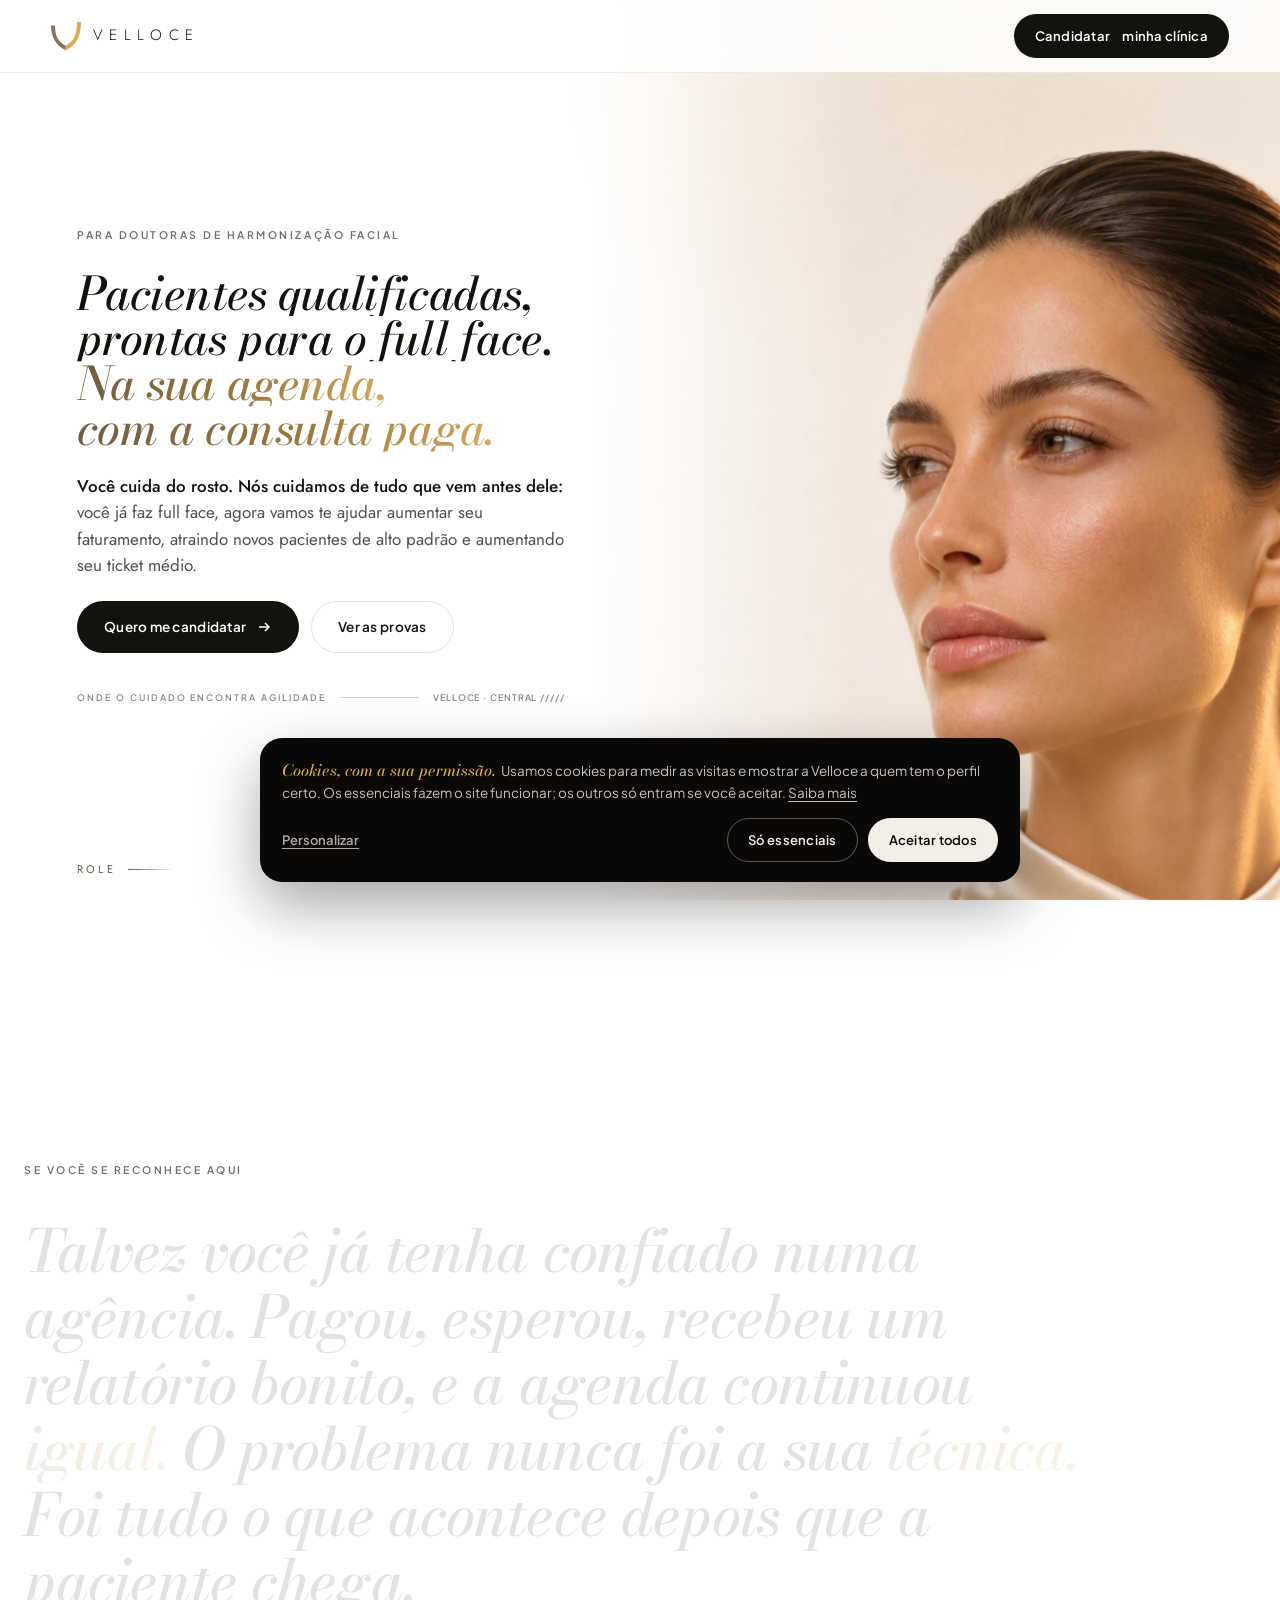
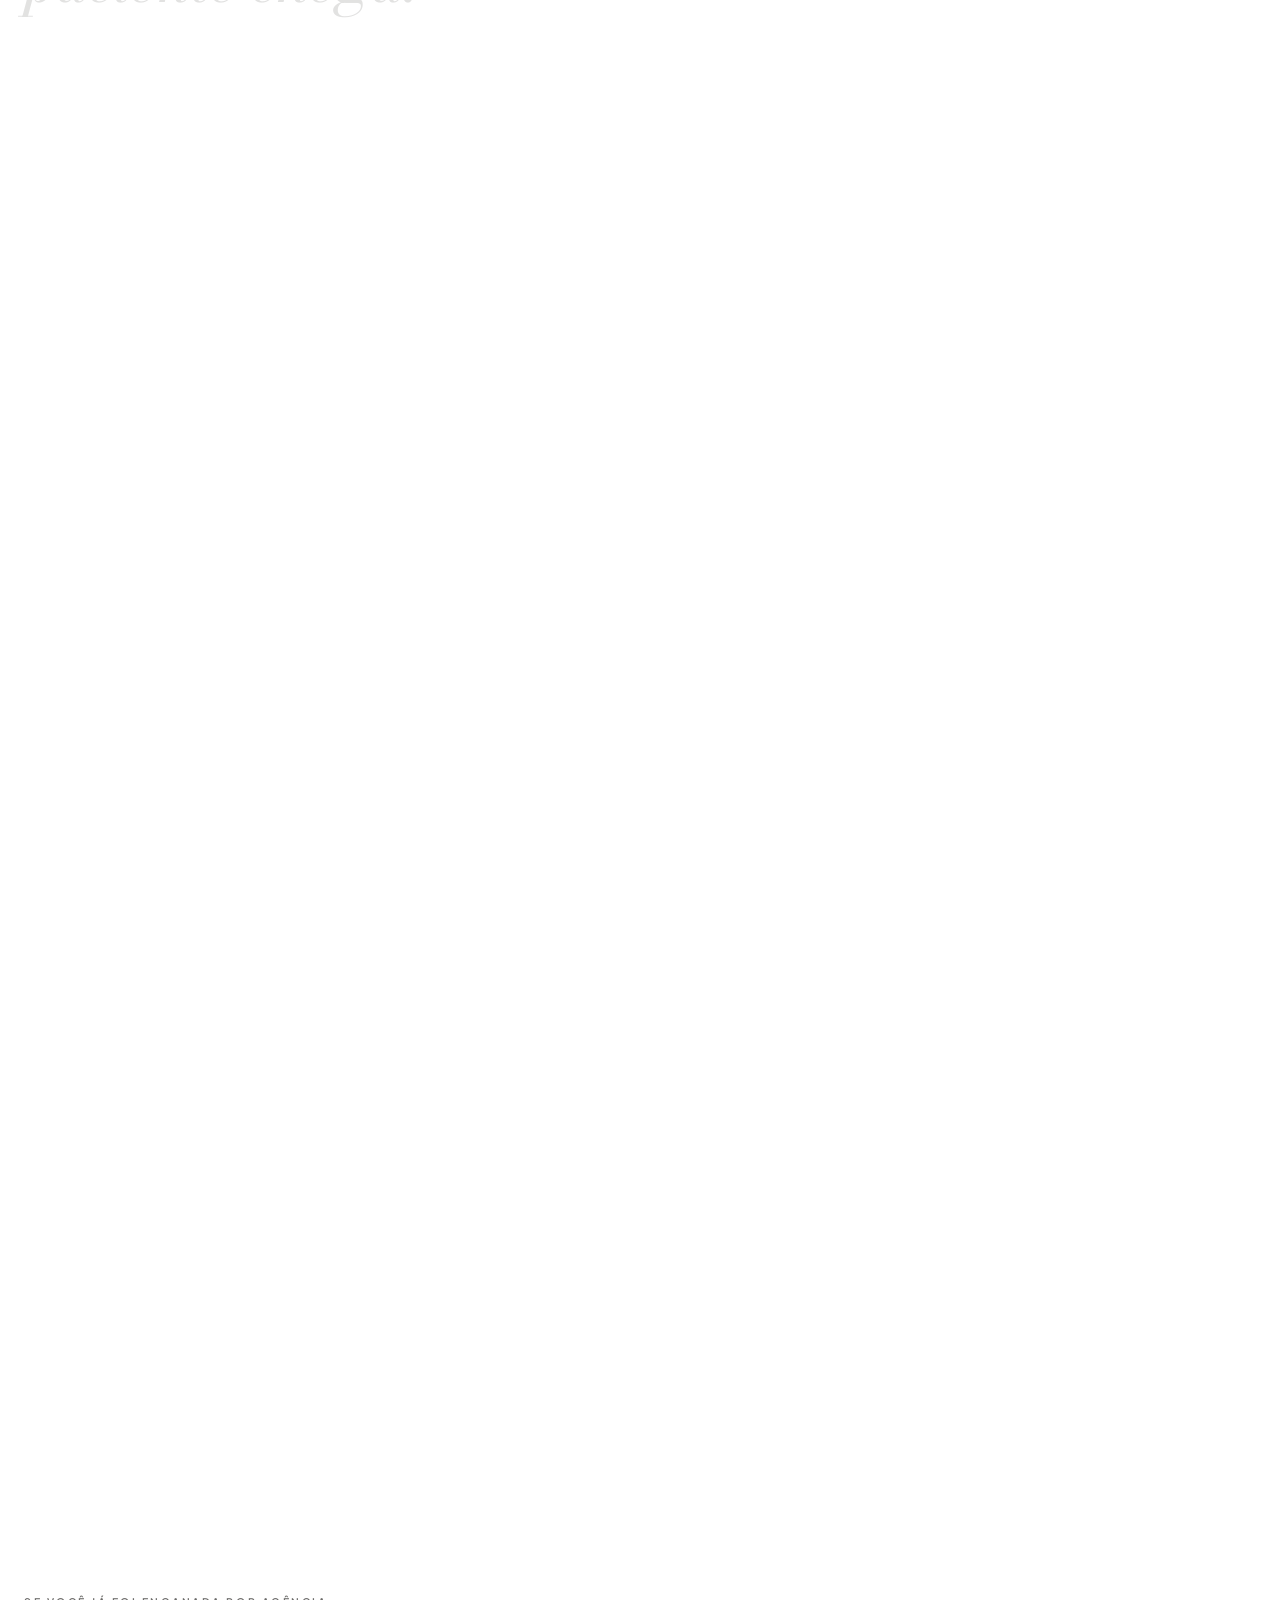
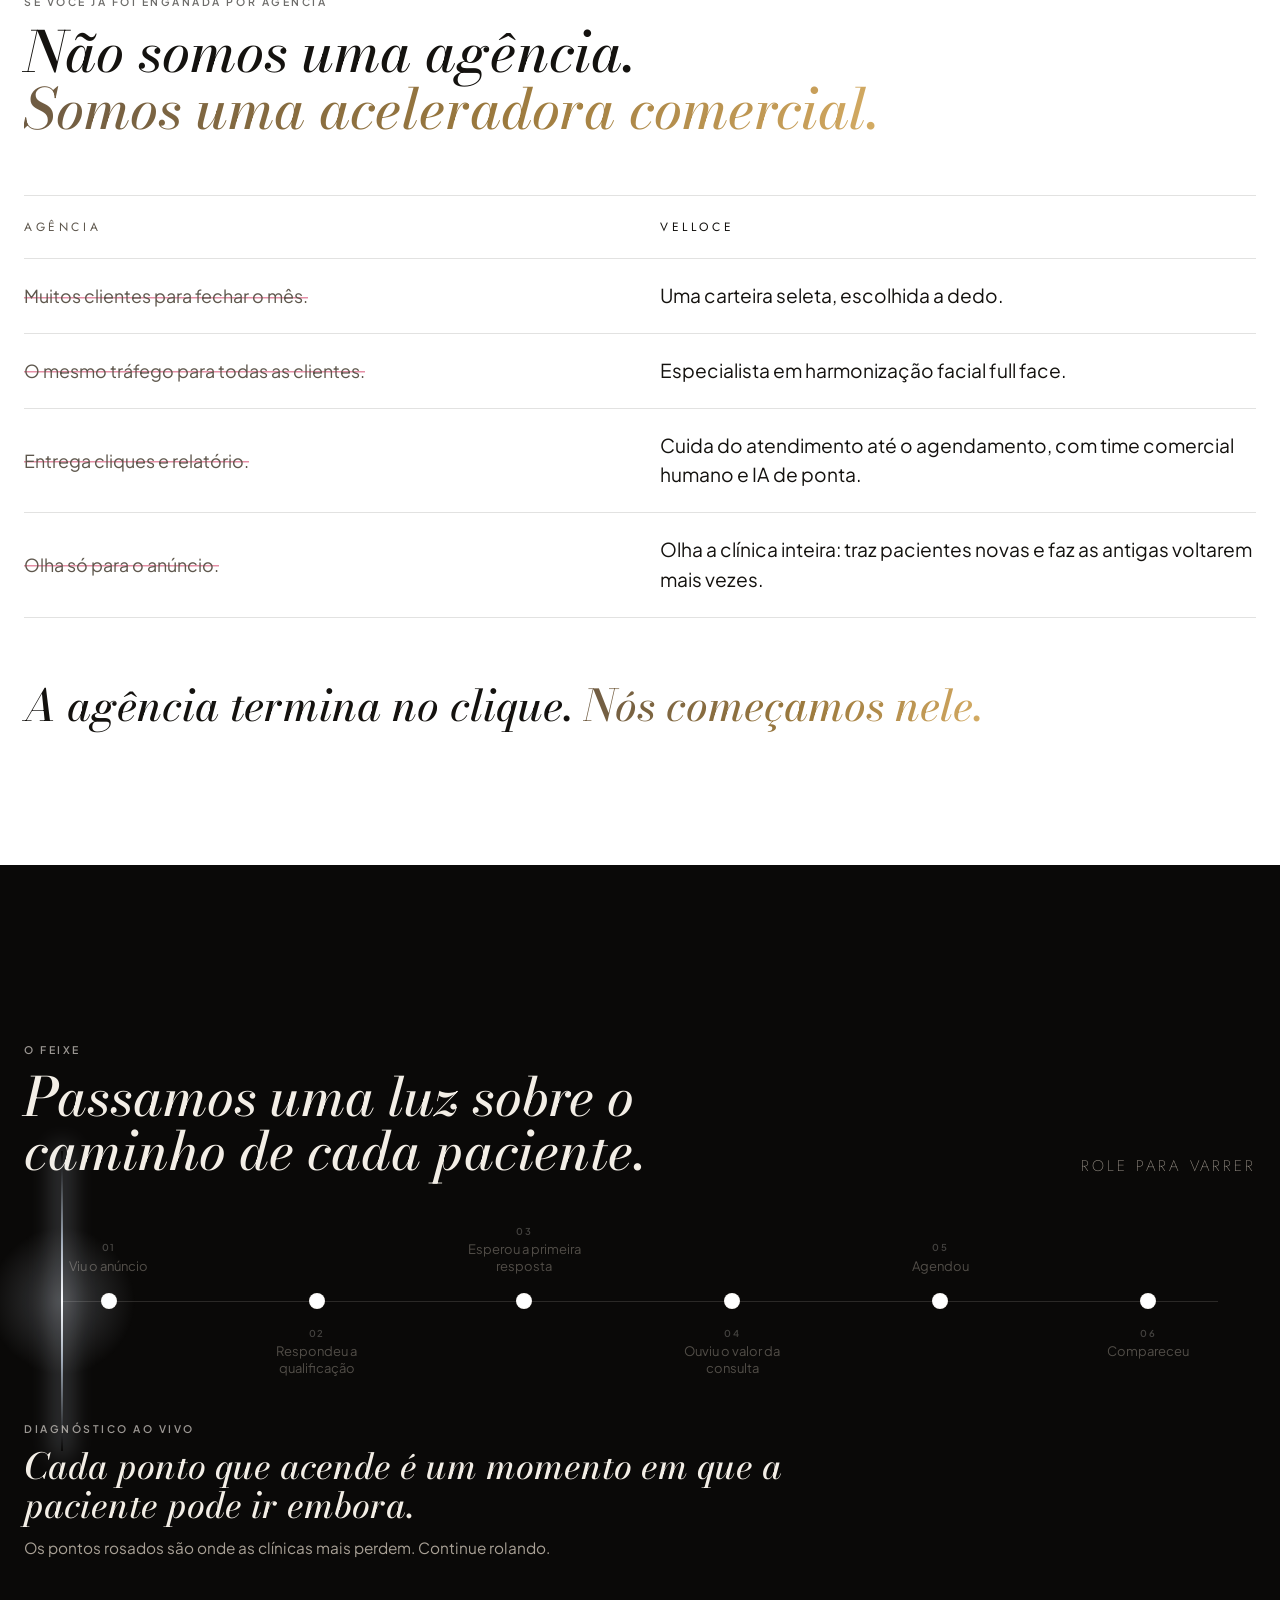
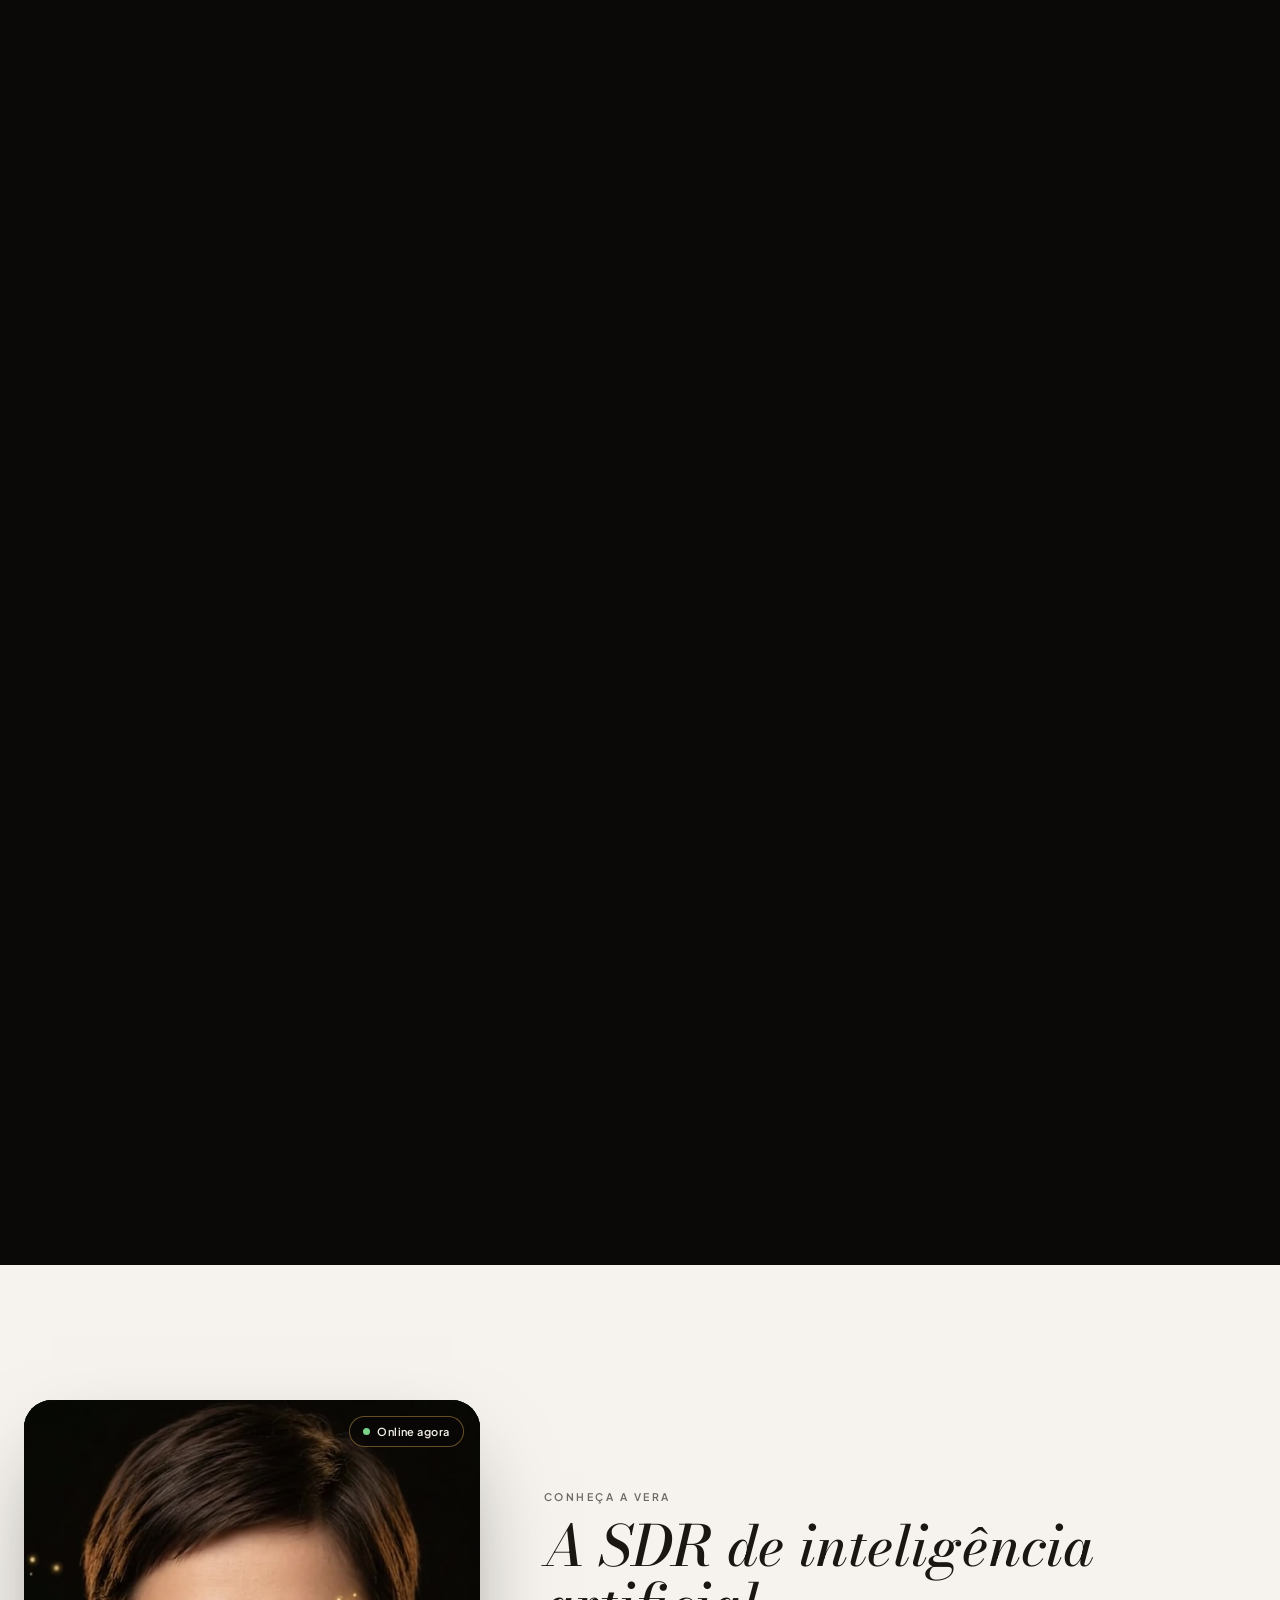
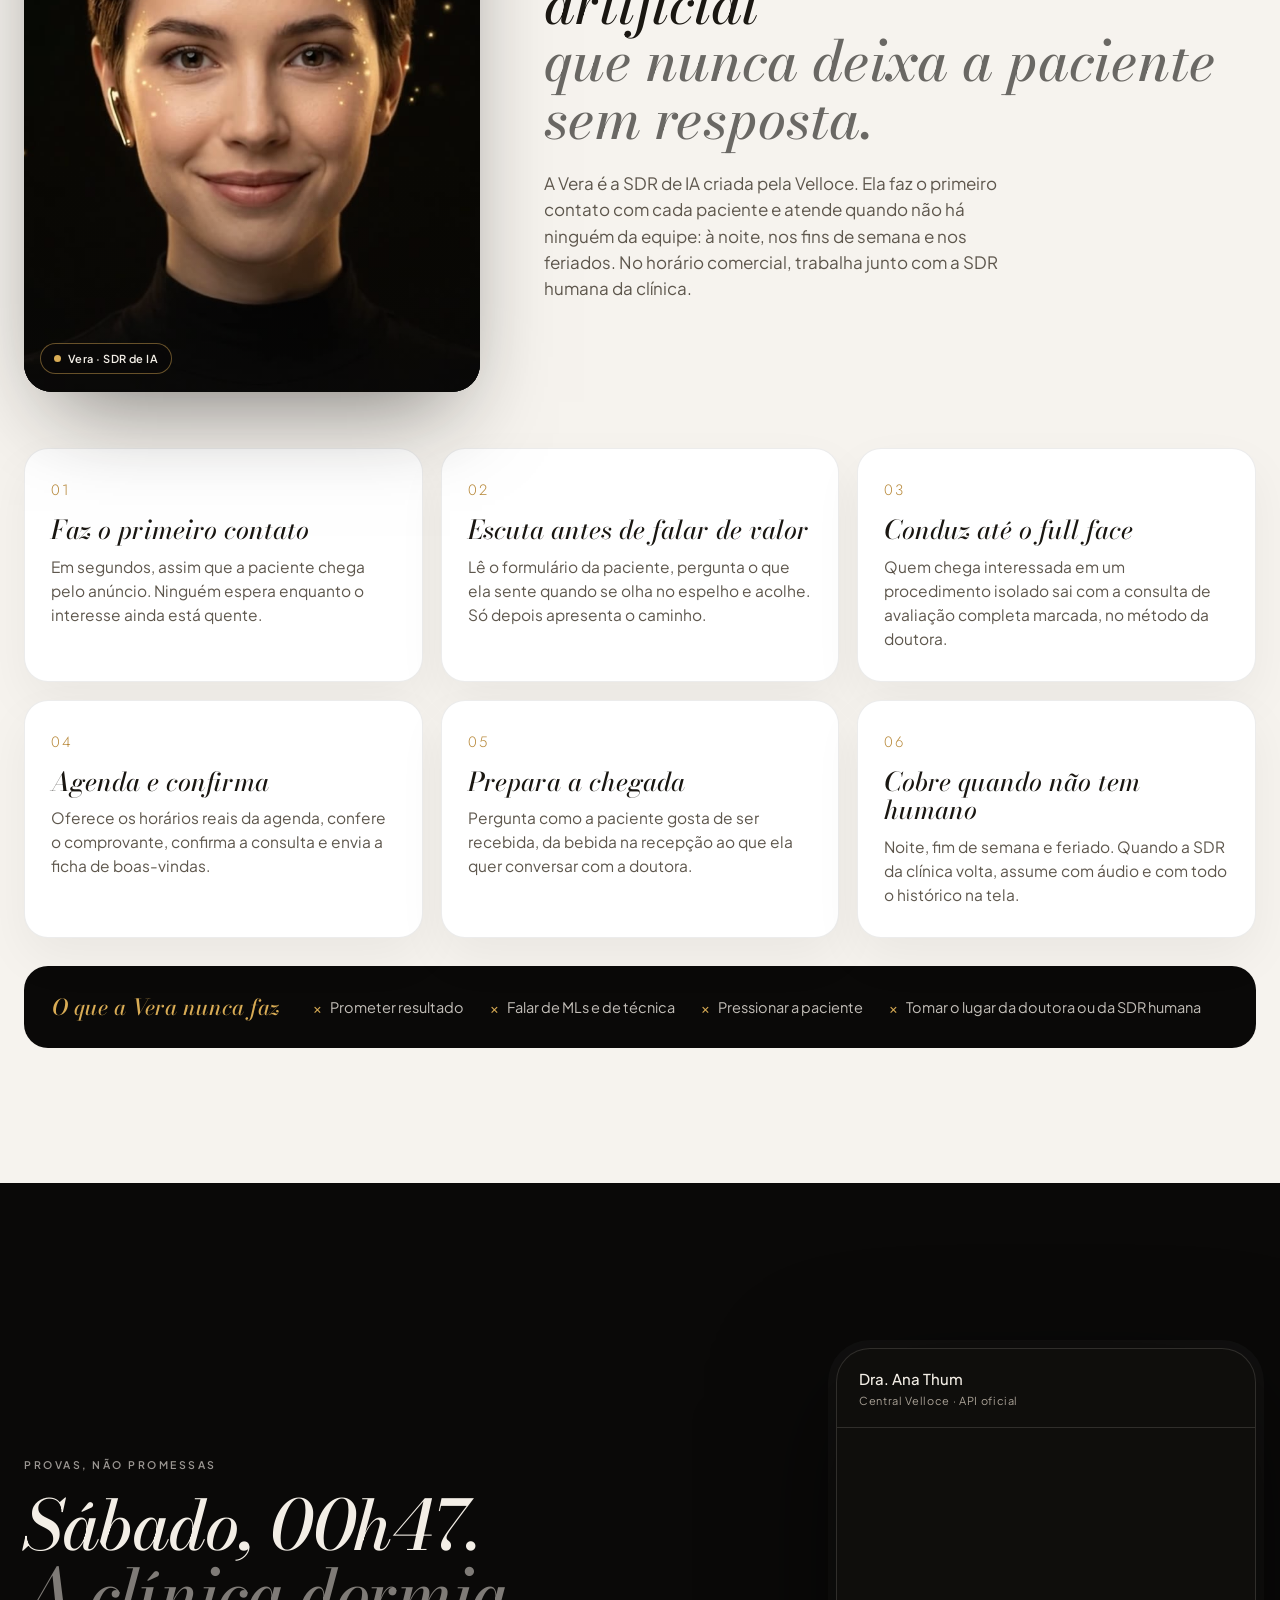
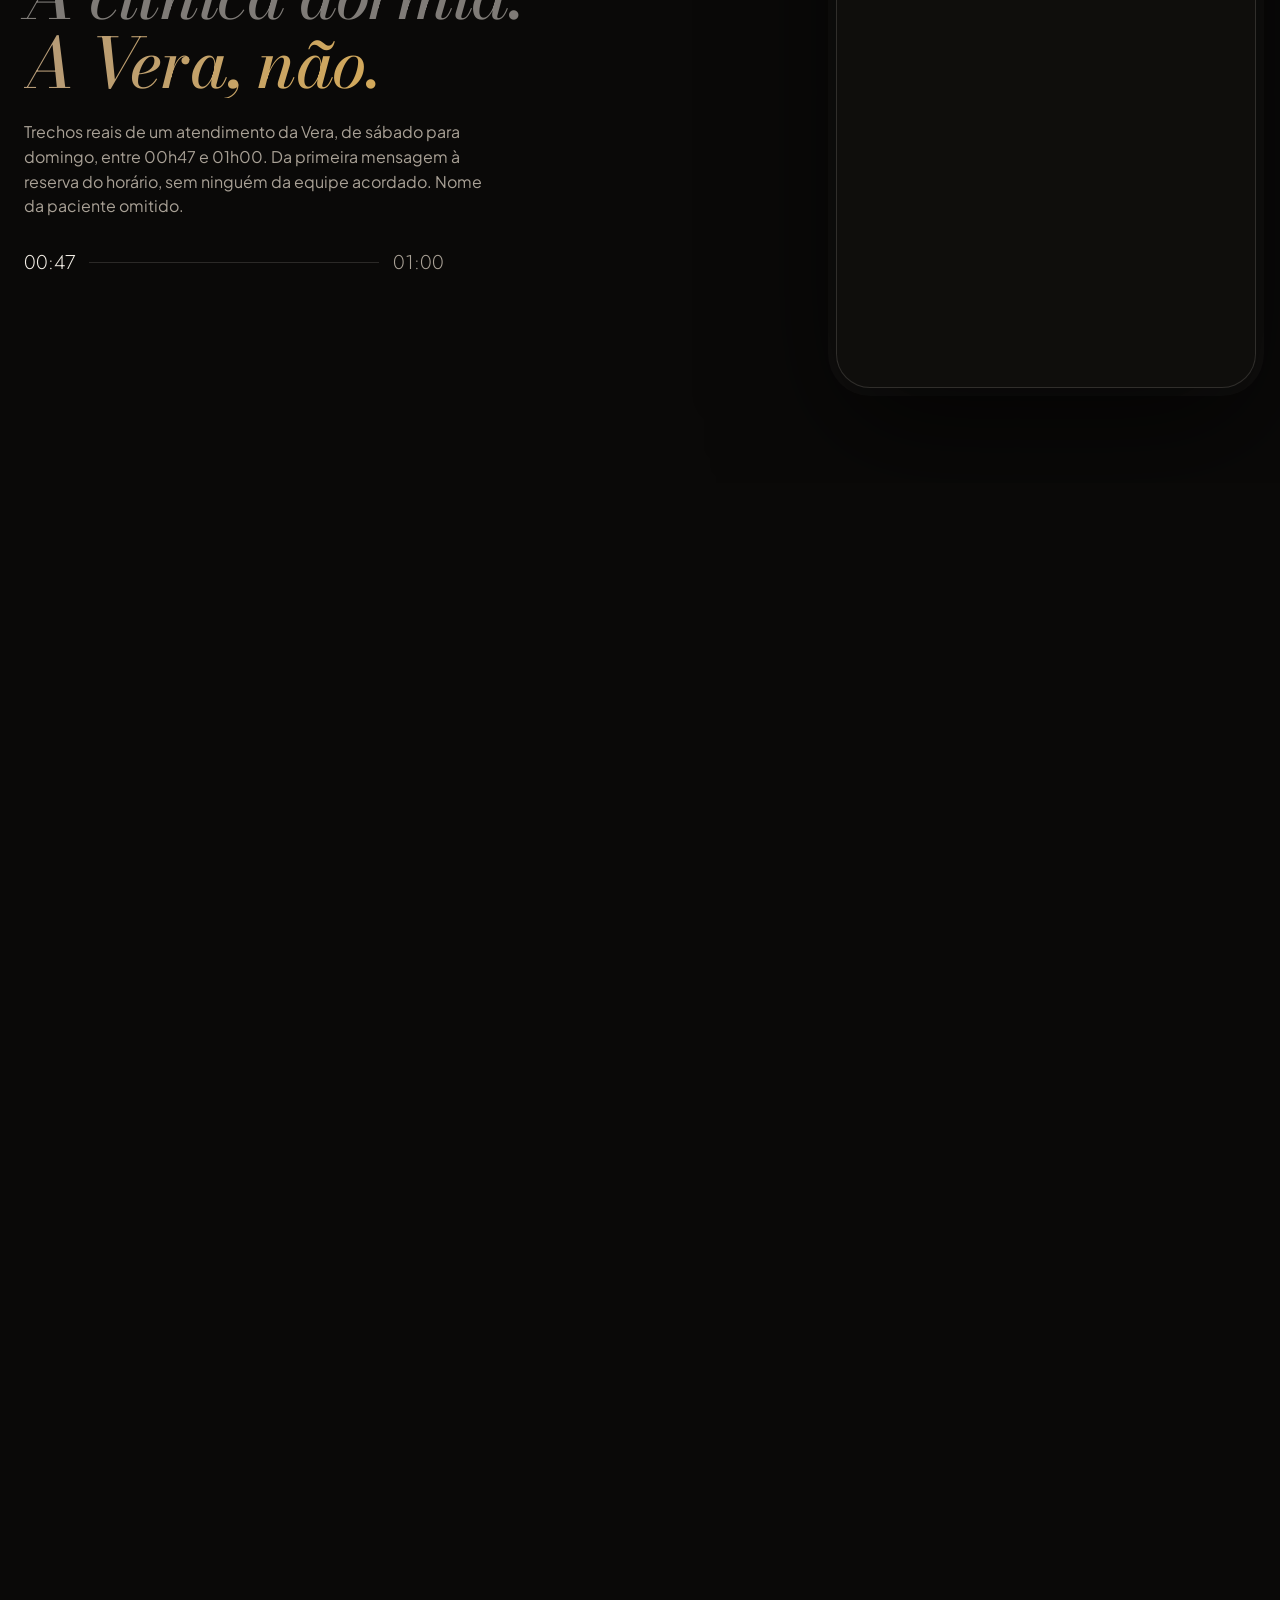
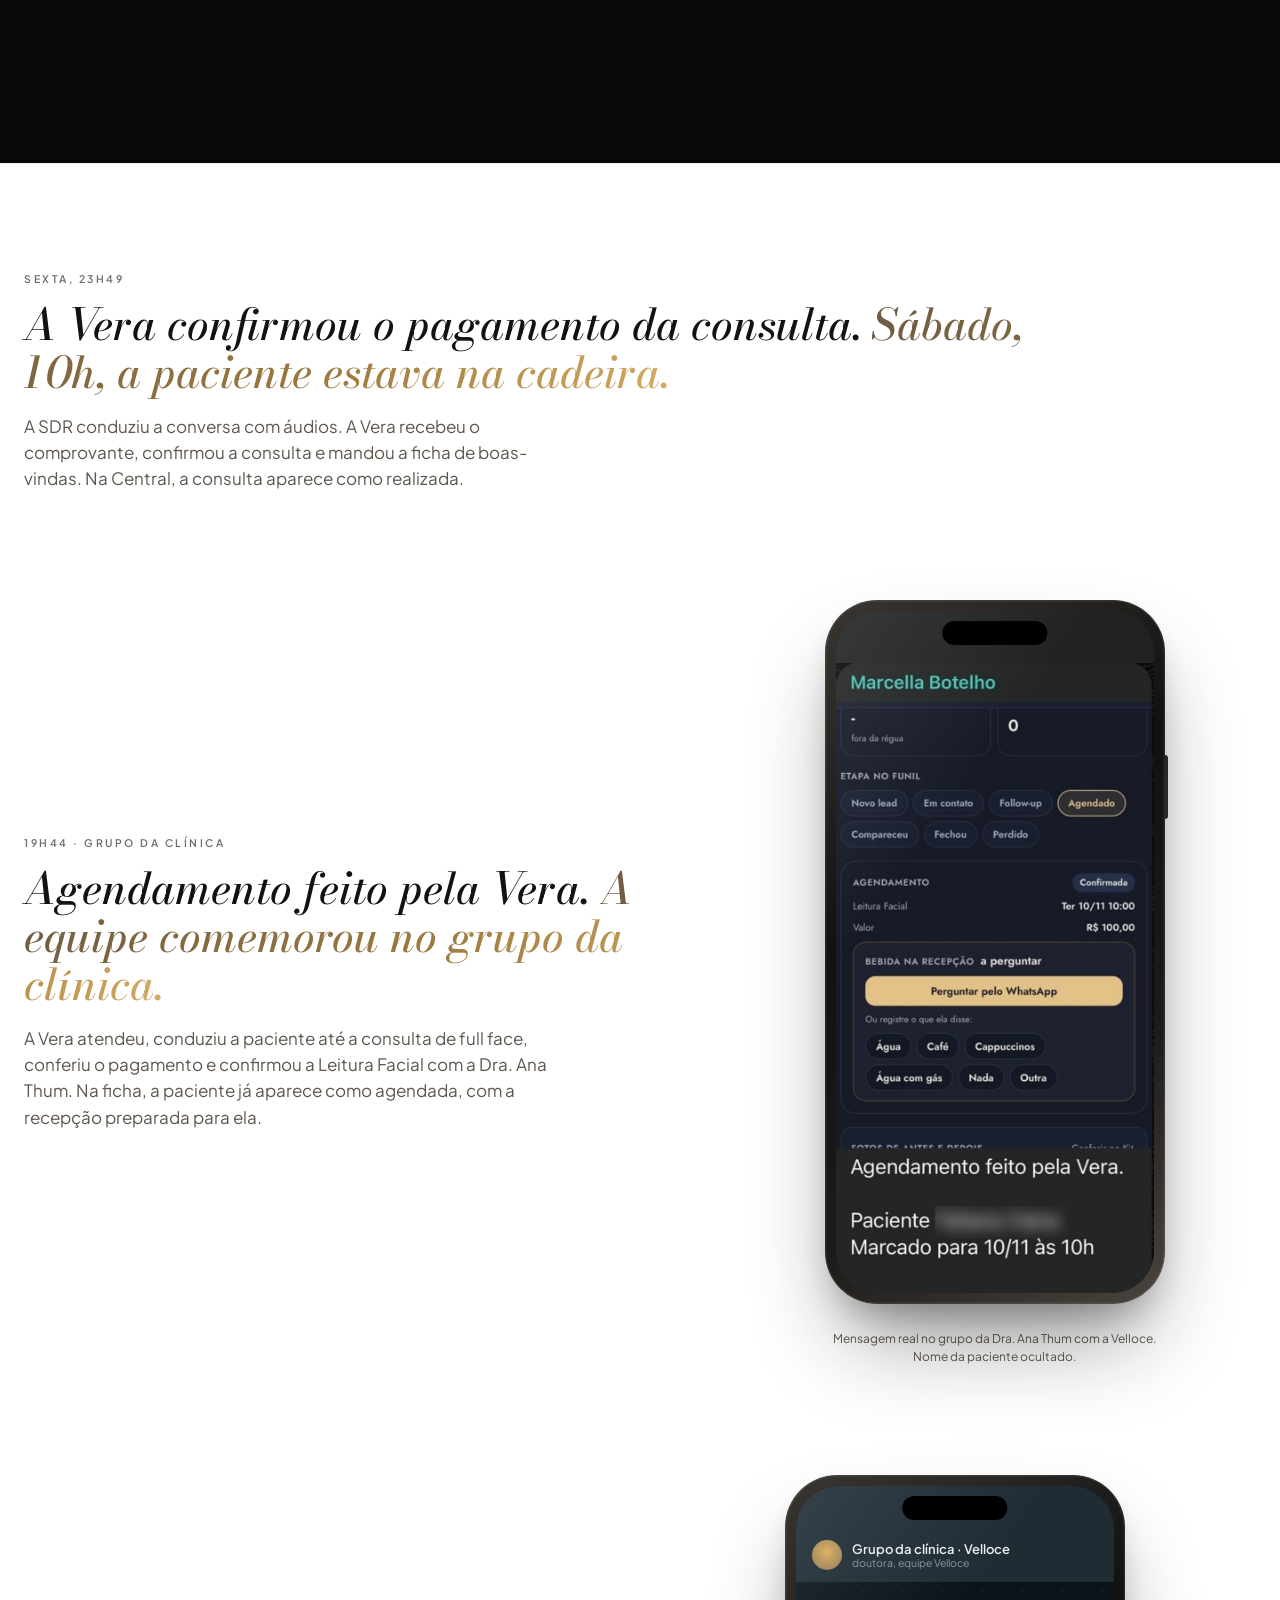
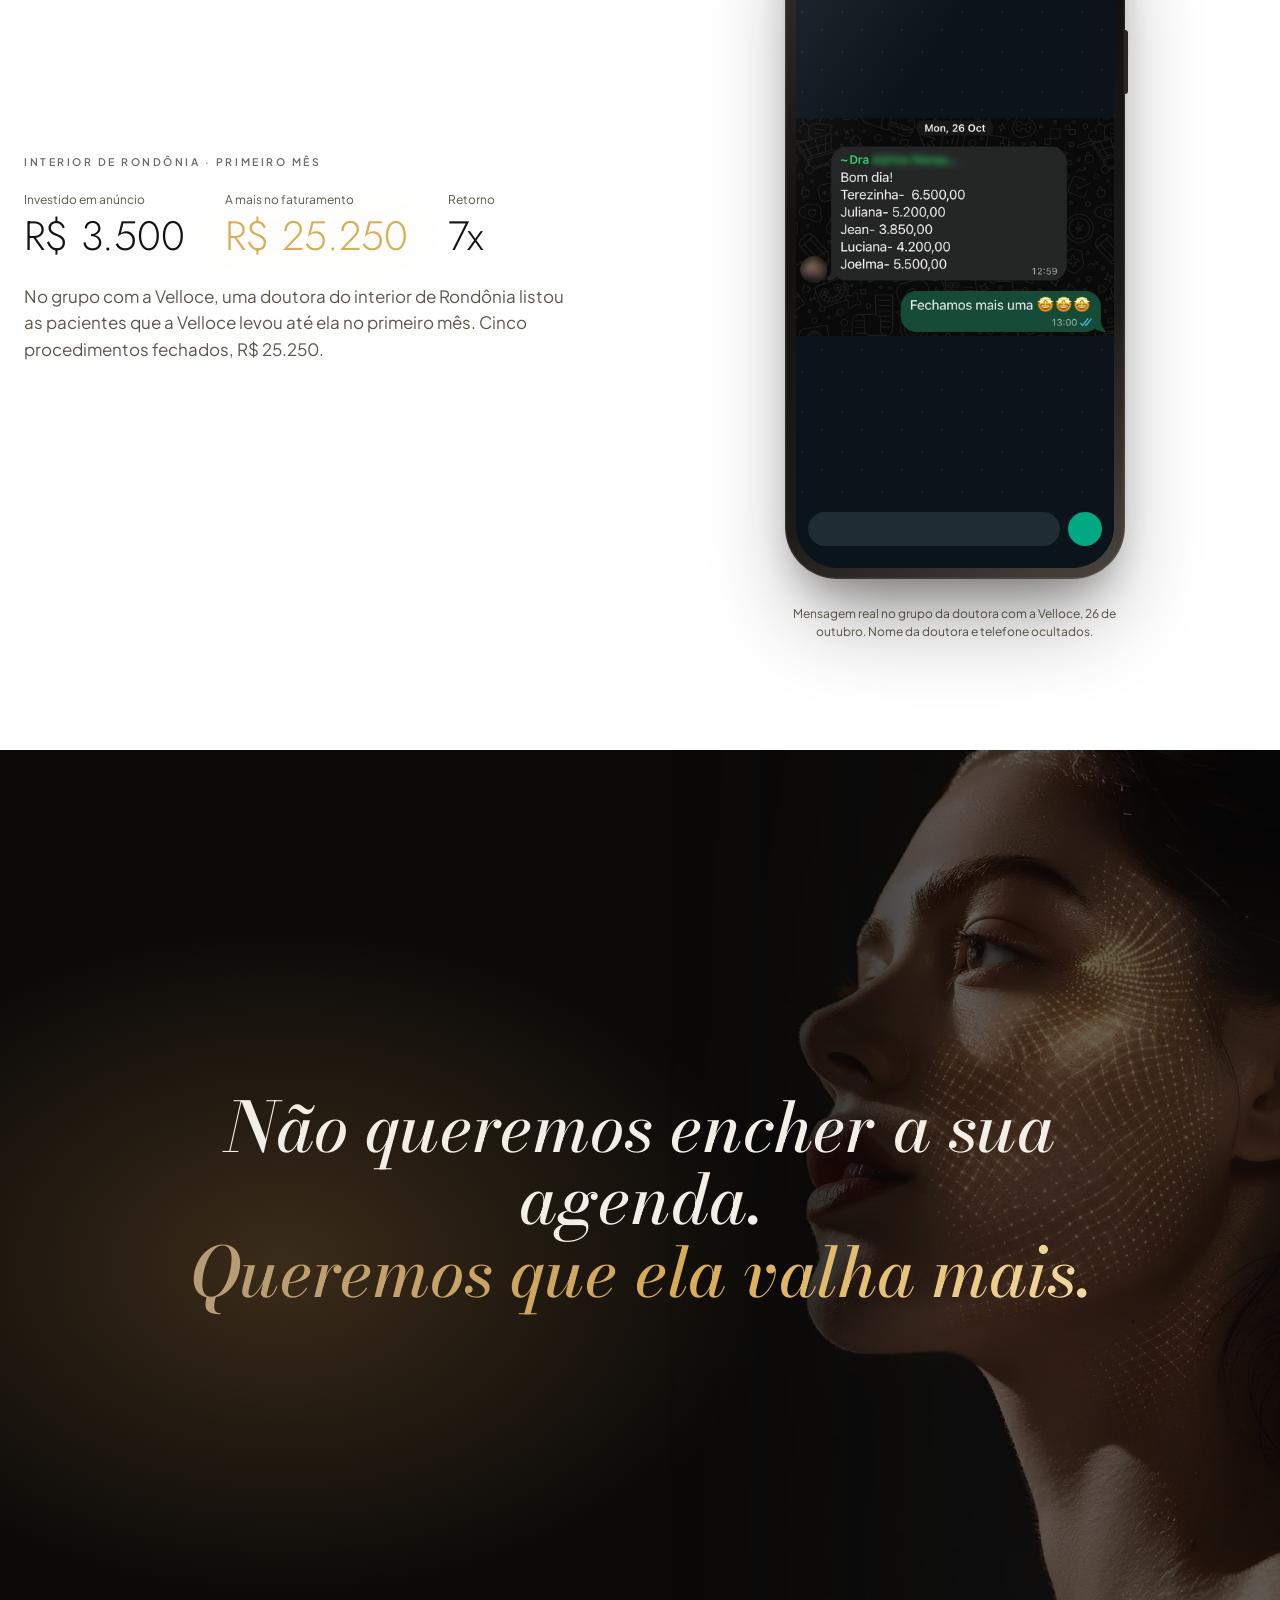
<file: index.html>
<!DOCTYPE html>
<html lang="pt-BR">
<head>
<meta charset="utf-8">
<meta name="viewport" content="width=device-width, initial-scale=1">
<title>Velloce · Aceleradora Comercial para Clínicas de Harmonização Facial</title>
<meta name="description" content="A Velloce é a aceleradora comercial para doutoras de harmonização facial: posicionamento, filmagem, anúncios, atendimento com IA e SDRs e treinamento para vender full face. Candidate a sua clínica.">
<meta name="robots" content="index, follow, max-image-preview:large">
<meta name="theme-color" content="#0A0908">
<meta name="format-detection" content="telephone=no">
<link rel="canonical" href="https://deixacomavelloce.com/">
<link rel="icon" href="favicon.svg" type="image/svg+xml">
<link rel="apple-touch-icon" href="apple-touch-icon.png">
<meta property="og:type" content="website">
<meta property="og:locale" content="pt_BR">
<meta property="og:site_name" content="Velloce">
<meta property="og:title" content="Velloce · Pacientes qualificadas, prontas para o full face.">
<meta property="og:description" content="Aceleradora comercial para doutoras de harmonização facial. Veja onde a sua clínica perde pacientes e aprenda a vender full face.">
<meta property="og:url" content="https://deixacomavelloce.com/">
<meta property="og:image" content="https://deixacomavelloce.com/img/og.jpg">
<meta property="og:image:width" content="1200">
<meta property="og:image:height" content="630">
<meta property="og:image:alt" content="Logo da Velloce com a frase: Você estudou anos. A agenda ainda não acompanha o seu talento.">
<meta name="twitter:card" content="summary_large_image">
<meta name="twitter:title" content="Velloce · Aceleradora Comercial para Saúde de Luxo">
<meta name="twitter:description" content="Veja onde a sua clínica perde pacientes e aprenda a vender full face.">
<meta name="twitter:image" content="https://deixacomavelloce.com/img/og.jpg">
<script src="js/boot.js"></script>
<script src="js/consent.js"></script>
<link rel="preload" as="image" href="img/rosto.jpg?v=2" fetchpriority="high">
<script type="application/ld+json">
{"@context":"https://schema.org","@type":"ProfessionalService","name":"Velloce","alternateName":"Velloce Aceleradora Comercial","description":"Aceleradora comercial para clínicas de harmonização facial e saúde de luxo: posicionamento, filmagem, anúncios, atendimento com inteligência artificial e SDRs e treinamento de vendas full face.","url":"https://deixacomavelloce.com/","logo":"https://deixacomavelloce.com/apple-touch-icon.png","image":"https://deixacomavelloce.com/img/og.jpg","slogan":"Onde o cuidado encontra agilidade","areaServed":{"@type":"Country","name":"Brasil"},"founder":{"@type":"Person","name":"Juan Botelho"},"knowsAbout":["harmonização facial","full face","marketing para clínicas","atendimento comercial","inteligência artificial no atendimento"]}
</script>
<link rel="preconnect" href="https://fonts.googleapis.com">
<link rel="preconnect" href="https://fonts.gstatic.com" crossorigin>
<link href="https://fonts.googleapis.com/css2?family=Bodoni+Moda:ital,opsz,wght@0,6..96,400..700;1,6..96,400..700&family=Jost:wght@200..600&family=Plus+Jakarta+Sans:wght@300;400;500;600&display=swap" rel="stylesheet">
<link rel="stylesheet" href="css/site.css">
</head>
<body>
<a class="skip" href="#conteudo">Pular para o conteúdo</a>
<div class="loader" id="loader" role="status" aria-label="Carregando Velloce">
  <svg class="lv" viewBox="0 0 304 286" aria-hidden="true">
    <defs>
      <linearGradient id="lg" x1="0" x2="1"><stop offset="0" stop-color="#fff" stop-opacity="0"/><stop offset=".5" stop-color="#fff" stop-opacity=".7"/><stop offset="1" stop-color="#fff" stop-opacity="0"/></linearGradient>
      <clipPath id="lclip"><path d="M0 35 L41 35 C41 150 75 200 149 240 L149 286 C60 245 0 160 0 35 Z"/><path d="M263 0 L304 0 C304 160 245 245 149 286 L149 240 C225 200 263 140 263 0 Z"/></clipPath>
    </defs>
    <path class="o l" d="M0 35 L41 35 C41 150 75 200 149 240 L149 286 C60 245 0 160 0 35 Z"/>
    <path class="o r" d="M263 0 L304 0 C304 160 245 245 149 286 L149 240 C225 200 263 140 263 0 Z"/>
    <path class="fi l" fill="#8A7458" d="M0 35 L41 35 C41 150 75 200 149 240 L149 286 C60 245 0 160 0 35 Z"/>
    <path class="fi r" fill="#D9AC55" d="M263 0 L304 0 C304 160 245 245 149 286 L149 240 C225 200 263 140 263 0 Z"/>
    <g clip-path="url(#lclip)"><rect class="glint" x="0" y="0" width="130" height="286" fill="url(#lg)"/></g>
  </svg>
  <div class="lw">VELLOCE</div>
  <div class="ls">Saúde de Luxo</div>
  <div class="lbar"><span><b id="lb"></b></span><em id="ln">0</em></div>
</div>

<header class="top" id="top">
  <a class="brand" href="#inicio" aria-label="Velloce, voltar ao início">
    <svg viewBox="0 0 304 286" aria-hidden="true"><path fill="#8A7458" d="M0 35 L41 35 C41 150 75 200 149 240 L149 286 C60 245 0 160 0 35 Z"/><path fill="#D9AC55" d="M263 0 L304 0 C304 160 245 245 149 286 L149 240 C225 200 263 140 263 0 Z"/></svg>
    <b>VELLOCE</b>
  </a>
  <a class="btn btn-gold" href="#candidatura">Candidatar<span class="long">&nbsp;minha clínica</span></a>
</header>

<main id="conteudo">
<!-- ABERTURA: o palco da Central -->
<section class="hero entrada claro" id="inicio">
  <div class="pl-light" aria-hidden="true"></div>
  <div class="rush" aria-hidden="true"><i></i><i></i><i></i><i></i><i></i></div>
  <div class="en-vid" aria-hidden="true">
    <video id="mapv" muted loop playsinline autoplay preload="auto" poster="img/rosto.jpg?v=2" aria-hidden="true" disablepictureinpicture>
      <source src="img/rosto-900.mp4?v=2" type="video/mp4" media="(max-width: 760px)">
      <source src="img/rosto-1440.mp4?v=2" type="video/mp4">
    </video>
  </div>
  <div class="en-col">
    <div class="pl-kick">Para doutoras de harmonização facial</div>
    <h1 class="en-h"><span>Pacientes qualificadas,</span><span>prontas para o full&nbsp;face.</span><span><em>Na sua agenda,</em></span><span><em>com a consulta&nbsp;paga.</em></span></h1>
    <p class="pl-sub"><b>Você cuida do rosto. Nós cuidamos de tudo que vem antes dele:</b> você já faz full face, agora vamos te ajudar aumentar seu faturamento, atraindo novos pacientes de alto padrão e aumentando seu ticket médio.</p>
    <div class="ctas">
      <a class="btn btn-gold" href="#candidatura">Quero me candidatar
        <svg viewBox="0 0 16 16" fill="none" stroke="currentColor" stroke-width="1.5" aria-hidden="true"><path d="M3 8h10M9 4l4 4-4 4"/></svg></a>
      <a class="btn btn-ghost" href="#provas">Ver as provas</a>
    </div>
    <div class="pl-foot"><span>Onde o cuidado encontra agilidade</span><hr><i>Velloce · Central /////</i></div>
  </div>
  <a class="scrollhint" href="#dor">Role<i></i></a>
</section>

<!-- DOR -->
<section class="stk manifesto" id="dor" data-p="sticky" aria-label="Talvez você se reconheça">
  <div class="stage mstage">
    <div class="wrap">
      <div class="eyebrow">Se você se reconhece aqui</div>
      <p class="mw" style="--n:35"><span style="--i:0">Talvez</span><span style="--i:1">você</span><span style="--i:2">já</span><span style="--i:3">tenha</span><span style="--i:4">confiado</span><span style="--i:5">numa</span><span style="--i:6">agência.</span><span style="--i:7">Pagou,</span><span style="--i:8">esperou,</span><span style="--i:9">recebeu</span><span style="--i:10">um</span><span style="--i:11">relatório</span><span style="--i:12">bonito,</span><span style="--i:13">e</span><span style="--i:14">a</span><span style="--i:15">agenda</span><span style="--i:16">continuou</span><span class="g" style="--i:17">igual.</span><span style="--i:18">O</span><span style="--i:19">problema</span><span style="--i:20">nunca</span><span style="--i:21">foi</span><span style="--i:22">a</span><span style="--i:23">sua</span><span class="g" style="--i:24">técnica.</span><span style="--i:25">Foi</span><span style="--i:26">tudo</span><span style="--i:27">o</span><span style="--i:28">que</span><span style="--i:29">acontece</span><span style="--i:30">depois</span><span style="--i:31">que</span><span style="--i:32">a</span><span style="--i:33">paciente</span><span style="--i:34">chega.</span></p>
    </div>
  </div>
</section>

<!-- AGÊNCIA x ACELERADORA -->
<section class="agencia" aria-label="Não somos uma agência">
  <div class="wrap">
    <div class="eyebrow rv">Se você já foi enganada por agência</div>
    <h2 class="rv d1">Não somos uma agência.<br><em>Somos uma aceleradora comercial.</em></h2>
    <div class="vs">
      <div class="vh rv"><span>Agência</span><span>Velloce</span></div>
      <div class="vr rv"><div class="ag"><s>Muitos clientes para fechar o mês.</s></div><b>Uma carteira seleta, escolhida a dedo.</b></div>
      <div class="vr rv"><div class="ag"><s>O mesmo tráfego para todas as clientes.</s></div><b>Especialista em harmonização facial full face.</b></div>
      <div class="vr rv"><div class="ag"><s>Entrega cliques e relatório.</s></div><b>Cuida do atendimento até o agendamento, com time comercial humano e IA de ponta.</b></div>
      <div class="vr rv"><div class="ag"><s>Olha só para o anúncio.</s></div><b>Olha a clínica inteira: traz pacientes novas e faz as antigas voltarem mais vezes.</b></div>
    </div>
    <p class="punch rv">A agência termina no clique. <em>Nós começamos nele.</em></p>
  </div>
</section>

<!-- FEIXE -->
<section class="stk feixe dark" id="feixe" data-p="sticky" aria-label="Onde a paciente desiste">
  <div class="stage fstage"><div class="rush" aria-hidden="true"><i></i><i></i><i></i><i></i><i></i></div>
    <div class="wrap fhead">
      <div>
        <div class="eyebrow">O feixe</div>
        <h2>Passamos uma luz sobre o caminho de cada paciente.</h2>
      </div>
      <div class="pct">Role para varrer</div>
    </div>
    <div class="wrap">
      <div class="track">
        <div class="rail"></div>
        <div class="funnel"><b></b></div>
        <div class="node" style="--t:.04"><span class="dot"></span><span class="nl"><small>01</small>Viu o anúncio</span></div>
        <div class="node" style="--t:.22"><span class="dot"></span><span class="nl"><small>02</small>Respondeu a qualificação</span></div>
        <div class="node loss" style="--t:.40"><span class="dot"></span><span class="nl"><small>03</small>Esperou a primeira resposta</span></div>
        <div class="node loss" style="--t:.58"><span class="dot"></span><span class="nl"><small>04</small>Ouviu o valor da consulta</span></div>
        <div class="node" style="--t:.76"><span class="dot"></span><span class="nl"><small>05</small>Agendou</span></div>
        <div class="node" style="--t:.94"><span class="dot"></span><span class="nl"><small>06</small>Compareceu</span></div>
        <div class="beam"></div>
      </div>
    </div>
    <div class="wrap">
      <div class="cards">
        <div class="dc c0" style="--t1:0;--t2:.08">
          <div class="k">Diagnóstico ao vivo</div>
          <h3>Cada ponto que acende é um momento em que a paciente pode ir embora.</h3>
          <p>Os pontos rosados são onde as clínicas mais perdem. Continue rolando.</p>
        </div>
        <div class="dc" style="--t1:.36;--t2:.54">
          <div class="k pink">Primeira resposta</div>
          <h3>Velocidade decide a conversa.</h3>
          <p>Quem recebe resposta em minutos continua a conversa. Quando a espera passa de horas, a paciente já está falando com outra clínica.</p>
        </div>
        <div class="dc" style="--t1:.54;--t2:.84">
          <div class="k pink">Valor da consulta</div>
          <h3>Aqui morre a maior parte das conversas.</h3>
          <p>Quase nunca é o preço. É dizer o valor cedo demais, antes de entender o que a paciente sente quando se olha no espelho e o que ela quer para si.</p>
        </div>
        <div class="dc c3" style="--t1:.84">
          <div class="k">Tudo à vista</div>
          <h3>Agora você sabe onde. E nós corrigimos.</h3>
          <p>A Central mostra cada ponto de perda por clínica, por SDR e por conversa. Tempo, roteiro e tom são ajustados em cima do que aparece ali, toda semana.</p>
        </div>
      </div>
    </div>
  </div>
</section>

<!-- PROVAS -->
<!-- VERA -->
<section class="vera" id="vera" aria-label="Conheça a Vera">
  <div class="wrap">
    <div class="vhead vhead2">
      <figure class="vport rv">
        <video id="verav" class="autov" muted loop playsinline autoplay preload="metadata" poster="img/vera-poster.jpg?v=2" aria-label="Vera, a SDR de inteligência artificial da Velloce" disablepictureinpicture><source src="img/vera.mp4?v=2" type="video/mp4"></video>
        <span class="vtag t1"><i></i>Vera · SDR de IA</span>
        <span class="vtag t2"><i></i>Online agora</span>
      </figure>
      <div class="vtxt">
        <div class="eyebrow rv">Conheça a Vera</div>
        <h2 class="rv d1">A SDR de inteligência artificial<br><em>que nunca deixa a paciente sem resposta.</em></h2>
      <p class="rv d2">A Vera é a SDR de IA criada pela Velloce. Ela faz o primeiro contato com cada paciente e atende quando não há ninguém da equipe: à noite, nos fins de semana e nos feriados. No horário comercial, trabalha junto com a SDR humana da clínica.</p>
      </div>
    </div>
    <div class="vgrid">
      <article class="vc rv"><span>01</span><h3>Faz o primeiro contato</h3><p>Em segundos, assim que a paciente chega pelo anúncio. Ninguém espera enquanto o interesse ainda está quente.</p></article>
      <article class="vc rv d1"><span>02</span><h3>Escuta antes de falar de valor</h3><p>Lê o formulário da paciente, pergunta o que ela sente quando se olha no espelho e acolhe. Só depois apresenta o caminho.</p></article>
      <article class="vc rv d2"><span>03</span><h3>Conduz até o full face</h3><p>Quem chega interessada em um procedimento isolado sai com a consulta de avaliação completa marcada, no método da doutora.</p></article>
      <article class="vc rv d3"><span>04</span><h3>Agenda e confirma</h3><p>Oferece os horários reais da agenda, confere o comprovante, confirma a consulta e envia a ficha de boas-vindas.</p></article>
      <article class="vc rv d4"><span>05</span><h3>Prepara a chegada</h3><p>Pergunta como a paciente gosta de ser recebida, da bebida na recepção ao que ela quer conversar com a doutora.</p></article>
      <article class="vc rv d5"><span>06</span><h3>Cobre quando não tem humano</h3><p>Noite, fim de semana e feriado. Quando a SDR da clínica volta, assume com áudio e com todo o histórico na tela.</p></article>
    </div>
    <div class="vnever rv">
      <b>O que a Vera nunca faz</b>
      <ul><li>Prometer resultado</li><li>Falar de MLs e de técnica</li><li>Pressionar a paciente</li><li>Tomar o lugar da doutora ou da SDR humana</li></ul>
    </div>
  </div>
</section>

<section class="stk noite dark" id="provas" data-p="sticky" aria-label="Um atendimento real à meia-noite">
  <div class="stage nstage"><div class="rush" aria-hidden="true"><i></i><i></i><i></i><i></i><i></i></div>
    <div class="wrap ngrid">
      <div class="ntext">
        <div class="eyebrow">Provas, não promessas</div>
        <h2 class="sh"><span class="nl1">Sábado, 00h47.</span><span class="nl2">A clínica dormia.</span><span class="nl3">A Vera, não.</span></h2>
        <p>Trechos reais de um atendimento da Vera, de sábado para domingo, entre 00h47 e 01h00. Da primeira mensagem à reserva do horário, sem ninguém da equipe acordado. Nome da paciente omitido.</p>
        <div class="clock" aria-hidden="true"><span class="cl">00:47</span><i></i><span>01:00</span></div>
      </div>
      <div class="phone" aria-label="Conversa real entre a Vera e uma paciente">
        <div class="ph-top"><b>Dra. Ana Thum</b><small>Central Velloce · API oficial</small></div>
        <div class="ph-body"><div class="m in" style="--t:0.04"><p>Olá! Acabei de preencher o formulário do Método Ana Thum® e solicito prioridade no meu atendimento.</p><small>00:47</small></div><div class="m out" style="--t:0.1"><p>Oi! Que bom ter você aqui no consultório da Dra. Ana Thum 💛 Sou a Vera, da equipe, e já li o seu formulário com atenção.</p><small>Vera · 00:47</small></div><div class="m out" style="--t:0.16"><p>Vi o que te incomoda [...]. Há quanto tempo você sente isso, ou o que te fez buscar agora?</p><small>Vera · 00:48</small></div><div class="m in" style="--t:0.24"><p>Já tem um tempinho, e o q me fez buscar uma melhora pela aparência é q já estou envelhecendo e queria me cuidar um pouco mais</p><small>00:49</small></div><div class="m out" style="--t:0.32"><p>Entendo, e é muito bonito você querer se cuidar mais 💛 [...] Antes de qualquer procedimento, existe a consulta de Leitura Facial, em que a própria doutora analisa o seu rosto por inteiro e monta um plano só para você.</p><small>Vera · 00:50</small></div><div class="m in" style="--t:0.42"><p>Mas q garantia eu tenho de fazer o pix antes de passar na consulta?</p><small>00:55</small></div><div class="m out" style="--t:0.52"><p>Entendo a sua preocupação, faz sentido querer segurança 💛 Assim que o Pix é conferido, eu confirmo aqui a sua consulta com data, horário e endereço. Se precisar remarcar, é sem custo até 24h antes.</p><small>Vera · 00:56</small></div><div class="m out" style="--t:0.62"><p>Tenho Terça (03/11) às 09:00 e Quarta (04/11) às 17:00. Qual fica melhor para você?</p><small>Vera · 00:58</small></div><div class="m in" style="--t:0.7"><p>Quarta</p><small>00:59</small></div><div class="m out" style="--t:0.78"><p>Ótima escolha 💛 Reservei para você a Quarta (04/11) às 17:00.</p><small>Vera · 00:59</small></div></div>
      </div>
    </div>
  </div>
</section>

<section class="casos" aria-label="Resultados reais">
  <div class="wrap">
    <div class="caso1 rv">
      <div class="k">Sexta, 23h49</div>
      <p class="big2">A Vera confirmou o pagamento da consulta. <em>Sábado, 10h, a paciente estava na cadeira.</em></p>
      <p class="sub2">A SDR conduziu a conversa com áudios. A Vera recebeu o comprovante, confirmou a consulta e mandou a ficha de boas-vindas. Na Central, a consulta aparece como realizada.</p>
    </div>
    <div class="caso3">
      <div class="c3t">
        <div class="k rv">19h44 · grupo da clínica</div>
        <p class="big2 rv d1">Agendamento feito pela Vera. <em>A equipe comemorou no grupo da clínica.</em></p>
        <p class="sub2 rv d2">A Vera atendeu, conduziu a paciente até a consulta de full face, conferiu o pagamento e confirmou a Leitura Facial com a Dra. Ana Thum. Na ficha, a paciente já aparece como agendada, com a recepção preparada para ela.</p>
      </div>
      <figure class="print phonef tall rv d1">
        <div class="dev"><div class="scr"><img src="img/print-vera-ana.jpg" alt="Mensagem no grupo da clínica com a Velloce: agendamento feito pela Vera, com a ficha da paciente na Central mostrando a Leitura Facial confirmada" width="720" height="1420" loading="lazy"></div></div>
        <figcaption>Mensagem real no grupo da Dra. Ana Thum com a Velloce. Nome da paciente ocultado.</figcaption>
      </figure>
    </div>
    <div class="caso2">
      <div class="c2t">
        <div class="k rv">Interior de Rondônia · primeiro mês</div>
        <div class="nums">
          <div class="rv"><small>Investido em anúncio</small><b data-count="3500" data-pre="R$ ">R$ 3.500</b></div>
          <div class="rv d1"><small>A mais no faturamento</small><b class="g" data-count="25250" data-pre="R$ ">R$ 25.250</b></div>
          <div class="rv d2"><small>Retorno</small><b data-count="7" data-suf="x">7x</b></div>
        </div>
        <p class="sub2 rv d2">No grupo com a Velloce, uma doutora do interior de Rondônia listou as pacientes que a Velloce levou até ela no primeiro mês. Cinco procedimentos fechados, R$ 25.250.</p>
      </div>
      <figure class="print phonef rv d1">
        <div class="dev"><div class="scr"><div class="wa-top" aria-hidden="true"><i></i><span><b>Grupo da clínica · Velloce</b><small>doutora, equipe Velloce</small></span></div><img src="img/print-resultado.jpg" alt="Mensagem da doutora no grupo com a Velloce em 26 de outubro listando as cinco pacientes do primeiro mês que fecharam procedimento: 6.500, 5.200, 3.850, 4.200 e 5.500 reais" width="900" height="619" loading="lazy"><div class="wa-bot" aria-hidden="true"><span></span><i></i></div></div></div>
        <figcaption>Mensagem real no grupo da doutora com a Velloce, 26 de outubro. Nome da doutora e telefone ocultados.</figcaption>
      </figure>
    </div>
  </div>
</section>

<!-- VIDA -->
<section class="stk vida dark" data-p="sticky" aria-label="A vida que o resultado compra">
  <div class="stage vstage2"><div class="rush" aria-hidden="true"><i></i><i></i><i></i><i></i><i></i></div>
    
    <div class="glowv" aria-hidden="true"></div><div class="vida-ph" aria-hidden="true"></div>
    <div class="wrap vwrap">
      <div class="sc" style="--t1:0;--t2:.22"><p class="vt">Não queremos encher a sua agenda.<br><em>Queremos que ela valha mais.</em></p></div>
      <div class="sc" style="--t1:.25;--t2:.47"><p class="vt">Tempo e dinheiro para viajar,<br><em>com a agenda cheia na volta.</em></p></div>
      <div class="sc" style="--t1:.5;--t2:.72"><p class="vt">O sábado com quem você ama,<br><em>enquanto a equipe cuida das pacientes.</em></p></div>
      <div class="sc" style="--t1:.75;--t2:2"><p class="vt sm">Mais faturamento. Ticket médio maior. Pacientes que voltam.<br><em>E tempo para viver o que esse resultado compra.</em></p></div>
    </div>
  </div>
</section>

<!-- PROTAGONISTA -->
<section class="prota" data-p="view" aria-label="A protagonista é você">
  <svg class="path" viewBox="0 0 1440 300" preserveAspectRatio="none" aria-hidden="true">
    <path class="pth" pathLength="1" d="M-20 240 C 240 240, 320 80, 560 120 S 900 260, 1100 140 S 1380 40, 1460 60"/>
  </svg>
  <div class="wrap">
    <div class="eyebrow rv">O seu papel e o nosso</div>
    <h2 class="rv d1">A protagonista é você.<br><em>Nós somos quem conhece o caminho e não solta a sua mão.</em></h2>
    <div class="pgrid">
      <div class="pcol rv"><h3>O que é seu</h3><ul><li>Gravar os conteúdos com a nossa equipe</li><li>Aparecer nos stories</li><li>Seguir o método junto com a gente</li><li>Encantar quem senta na sua cadeira</li></ul></div>
      <div class="pcol g rv d1"><h3>O que é nosso</h3><ul><li>Posicionamento, roteiro, filmagem e edição com a E.D.I.T.H</li><li>Anúncios e formulário de qualificação</li><li>Atendimento: SDRs humanas, a Vera (nossa SDR de IA) e a Central (nosso sistema)</li><li>Treinamento de vendas e acompanhamento</li></ul></div>
    </div>
    <div class="prazo rv"><b>20 a 60 dias</b><p>É quando os primeiros agendamentos costumam chegar. Quanto mais rápido você grava e se posiciona, mais cedo eles vêm. O resultado é construído junto.</p></div>
  </div>
</section>

<!-- MÉTODO EM ETAPAS -->
<section class="atos metodo" data-p="view" aria-label="O método Velloce em etapas">
  <div class="wrap">
    <div class="eyebrow rv">O método</div>
    <h2 class="rv d1">Um caminho em etapas. <em>Cada uma prepara a próxima.</em></h2>
    <div class="trilho" aria-hidden="true"><b></b></div>
    <ol class="alist etapas">
      <li class="ato rv"><div class="an">Etapa 01</div><h3>Diagnóstico e posicionamento</h3><p>Analisamos seu perfil, seus casos e seu Instagram, e ajustamos o posicionamento antes de investir um real.</p></li>
      <li class="ato rv d1"><div class="an">Etapa 02</div><h3>Roteiro e filmagem</h3><p>Preparamos os roteiros e enviamos uma equipe de filmagem. Os conteúdos viram anúncio e também o feed do seu Instagram.</p></li>
      <li class="ato rv d2"><div class="an">Etapa 03</div><h3>Captação qualificada</h3><p>A paciente passa por um formulário com seus antes e depois e perguntas que qualificam. O anúncio aprende com quem chega até o fim, e a cada dia chegam leads melhores.</p></li>
      <li class="ato rv d3"><div class="an">Etapa 04</div><h3>Atendimento na Central</h3><p>A Vera faz o primeiro atendimento a qualquer hora. As SDRs entram junto, com escuta e áudio, até o agendamento.</p></li>
      <li class="ato rv d4"><div class="an">Etapa 05</div><h3>Venda full face</h3><p>Quem hoje vende procedimentos isolados aprende, com o nosso método, a conduzir a paciente até o full face, na consulta e no fechamento. Cada caso novo vira o antes e depois que vende o próximo. O ticket médio sobe e quem já é sua paciente volta mais vezes.</p></li>
    </ol>
  </div>
</section>

<!-- SITE QUE CONTA A HISTÓRIA -->
<!-- CONTEÚDO COM INTENÇÃO -->
<section class="conteudo dark" id="conteudo" aria-label="Conteúdo com intenção e a E.D.I.T.H">
  <div class="rush" aria-hidden="true"><i></i><i></i><i></i><i></i><i></i></div>
  <div class="wrap">
    <div class="eyebrow rv">Posicionamento e estratégia de conteúdo</div>
    <h2 class="rv d1">Nenhum vídeo é postado por postar.<br><em>Cada um tem uma função no caminho da paciente.</em></h2>
    <p class="clead rv d2">Antes de qualquer gravação, a Velloce define como a sua marca deve ser vista. Cada conteúdo nasce com uma intenção: atrair a paciente certa, filtrar quem só tem curiosidade ou levar até o formulário. O protagonista é sempre o seu método, nunca um procedimento isolado. Você posta, e a estratégia e a produção ficam com a gente.</p>
    <ol class="cflow">
      <li class="rv"><span>01</span><h3>A sua essência</h3><p>Uma entrevista de posicionamento só com você. O que te torna referência, como você enxerga o rosto, o que as suas pacientes mais perguntam. Tudo pensado para elevar a sua autoridade.</p></li>
      <li class="rv d1"><span>02</span><h3>Os pilares do seu método</h3><p>A partir da essência, montamos os temas que educam a paciente do zero até ela entender por que o full face é o caminho.</p></li>
      <li class="rv d2"><span>03</span><h3>A grade do mês</h3><p>Decidida mês a mês, com leitura do que está funcionando no nicho. Vídeo de cinema, gravação do celular, carrossel, antes e depois e análise de caso, sem um formato dominar o feed.</p></li>
      <li class="rv d3"><span>04</span><h3>Cinema com teleprompter</h3><p>A equipe de cinema grava na sua clínica 7 vídeos de venda, com teleprompter e roteiros estratégicos. Cada um já começa o funil: prende quem tem perfil e poder aquisitivo e leva até o formulário.</p></li>
      <li class="rv d4"><span>05</span><h3>O conteúdo aprende com as conversas</h3><p>As dúvidas e os receios reais das pacientes no WhatsApp viram os próximos temas. Você responde no feed antes que a paciente precise perguntar.</p></li>
    </ol>
    <div class="qfunil rv">
      <div class="qf-t">
        <small>Do vídeo ao formulário</small>
        <h3>Um funil que começa no conteúdo<br><em>e filtra antes de chegar no WhatsApp.</em></h3>
        <p>O formulário de qualificação é o coração da captação. Ele mostra os seus antes e depois e faz as perguntas certas. Só chega ao WhatsApp quem vai até o fim. E o anúncio aprende com cada uma delas: a cada semana chegam pacientes mais conscientes e mais qualificadas.</p>
      </div>
      <ol class="qf-steps" aria-label="Etapas do funil">
        <li style="--w:1"><b>Vídeo de venda</b><span>Retém quem tem perfil e poder aquisitivo</span></li>
        <li style="--w:.82"><b>Formulário de qualificação</b><span>Antes e depois e perguntas que filtram curiosas</span></li>
        <li style="--w:.64"><b>WhatsApp da clínica</b><span>Chega consciente, e a Vera e a SDR já sabem quem ela é</span></li>
        <li style="--w:.48" class="g"><b>Consulta</b><span>Com a doutora, no método dela</span></li>
      </ol>
    </div>
    <div class="edith rv">
      <figure class="eport">
        <video id="edithv" class="autov" muted loop playsinline autoplay preload="metadata" poster="img/edith-poster.jpg?v=2" aria-label="E.D.I.T.H, a editora de vídeos com inteligência artificial da Velloce" disablepictureinpicture><source src="img/edith.mp4?v=2" type="video/mp4"></video>
        <span class="vtag t1"><i></i>E.D.I.T.H · Edição com IA</span>
      </figure>
      <div class="etxt">
        <small>Conheça a E.D.I.T.H</small>
        <h3>A nossa editora de vídeos com inteligência artificial.</h3>
        <p>Ela escuta o vídeo inteiro, encontra os ganchos que prendem nos primeiros segundos, propõe o ritmo, a trilha e as animações e prepara as duas versões de cada vídeo. A direção criativa continua humana, e cada vídeo sai com cenas que não se repetem.</p>
      </div>
      <div class="tl" aria-hidden="true">
        <div class="tlh"><b>E.D.I.T.H</b><span>Plano de edição</span></div>
        <div class="trk"><label>Gancho</label><div><i class="g" style="--l:0;--w:.14">0:00 · 0:03</i></div></div>
        <div class="trk"><label>Fala</label><div><i style="--l:.12;--w:.5"></i><i style="--l:.66;--w:.2"></i></div></div>
        <div class="trk"><label>Antes e depois</label><div><i class="g" style="--l:.52;--w:.16">revelação</i></div></div>
        <div class="trk"><label>Animação</label><div><i style="--l:.2;--w:.12"></i><i style="--l:.7;--w:.1"></i></div></div>
        <div class="trk"><label>Trilha</label><div><i class="w" style="--l:0;--w:1"></i><b class="vira" style="--l:.5">virada</b></div></div>
        <div class="tlf"><span>Versão Reels</span><span>Versão anúncio</span></div>
      </div>
    </div>

    <div class="vcase rv">
      <figure class="print phonef vc-ph">
        <div class="dev"><div class="scr"><video id="anav" class="autov" muted loop playsinline preload="none" poster="img/ana-reels-poster.jpg" aria-label="Vídeo do Método Ana Thum editado pela Velloce" disablepictureinpicture><source src="img/ana-reels.mp4" type="video/mp4"></video>
          <button type="button" class="vsnd" id="anasnd" aria-label="Ativar som">Ativar som</button></div></div>
        <figcaption>Vídeo real do Método Ana Thum, com autorização da doutora.</figcaption>
      </figure>
      <div class="vc-t">
        <small>Feito pela Velloce</small>
        <h3>Um vídeo de venda,<br><em>do gancho ao método.</em></h3>
        <p>Gravado na clínica com a nossa equipe e editado com a E.D.I.T.H. Cada detalhe tem uma função no caminho da paciente.</p>
        <ul>
          <li><b>Gancho</b>A pergunta que toda paciente faz, "quanto custa?", vira o motivo para ela assistir até o fim.</li>
          <li><b>Prova</b>Antes e depois autorizado, revelado no ritmo da fala.</li>
          <li><b>Método</b>A assinatura do Método Ana Thum e a ideia central: cada rosto tem uma necessidade e uma ordem.</li>
          <li><b>Final</b>Duas versões, uma para o Reels da doutora e outra para o anúncio.</li>
        </ul>
      </div>
    </div>

    <div class="capp rv">
      <div class="capp-t">
        <small>No app da doutora</small>
        <h3>A Velloce com você,<br><em>todos os dias, no seu celular.</em></h3>
        <p>A Central também é o app da doutora. Ela abre com boas-vindas, pergunta como você está se sentindo e mostra o que fazer hoje: os stories sugeridos, com o motivo de cada um, e o que já está pronto para postar.</p>
        <ul><li>Boas-vindas e check-in de como você está</li><li>Stories do dia sugeridos a partir das dúvidas reais das pacientes</li><li>Vídeos de venda prontos e o que falta postar</li><li>Pacientes que cada vídeo trouxe</li></ul>
      </div>
      <div class="capp-ph" aria-hidden="true">
        <div class="dev"><div class="scr dk">
          <div class="dk-top"><b>Hoje</b><span class="dk-q">?</span><span class="dk-bell"></span><span class="dk-av"></span></div>
          <div class="ap-pages p4">
            <section class="ap-pg">
              <div class="dk-palco"><div class="dk-ph"><img src="img/app-palco.jpg" alt="" width="760" height="623" loading="lazy"><span class="dk-pin">1ª resposta <b>38 s</b></span></div>
                <div class="dk-pt"><small>Terça-feira, 10 de novembro · ensolarado</small><b>Boa tarde.<br>Dra. <span class="nome-oculto" aria-label="nome preservado">Oculta</span>.</b><p>4 pacientes na agenda de hoje.</p></div>
                <div class="dk-nums"><div><small>Chegaram</small><b>6</b><span>9 ontem</span></div><div><small>Pagaram</small><b>3</b><span>a consulta</span></div></div>
              </div>
            </section>
            <section class="ap-pg">
              <div class="dk-palco">
                <div class="dk-nums"><div><small>Vieram</small><b>4</b><span>de 4</span></div><div><small>Iniciaram</small><b>2</b><span>tratamentos</span></div></div>
                <div class="dk-nums one"><div><small>Fechado no mês</small><b class="g">R$ 48.600</b><span>retorno 9,7x</span></div></div>
                <div class="dk-vera"><i></i><p><b>A Vera conta:</b> Boa tarde, doutora! Ontem chegaram 6 pacientes novas e 3 já pagaram a consulta. Duas querem saber do full face. ☀️ <u>Outra mensagem</u></p></div>
              </div>
            </section>
            <section class="ap-pg">
              <div class="dk-card warm"><small>Pedidos da equipe nesta semana</small><div class="dk-row"><b class="big">67%</b><span class="dk-ring"><b>1</b>falta</span></div><p>2 de 3 pedidos feitos</p></div>
              <div class="dk-card"><b class="ttl">Como você está hoje?</b><div class="dk-chips"><span><i class="s1"></i>Cansada</span><span><i class="s2"></i>Desanimada</span><span><i class="s3"></i>Bem</span><span class="on"><i class="s4"></i>Ótima</span><span><i class="s5"></i>Com energia</span></div><p>Só a equipe Velloce vê. Serve para ajustar o que pedimos a você no dia.</p></div>
            </section>
            <section class="ap-pg">
              <div class="dk-card"><small class="gd">Sugeridos pela equipe</small><div class="dk-row"><b class="ttl">Stories de hoje</b><em>Abrir o conteúdo</em></div>
                <div class="dk-st"><i></i><span><b>"O resultado fica natural?"</b>5 pacientes perguntaram nesta semana</span></div>
                <div class="dk-st"><i></i><span><b>Um minuto da Leitura Facial</b>Bastidor do seu cuidado</span></div>
                <p>Sem imagem de paciente e sem promessa de resultado. A equipe edita se você quiser.</p></div>
              <div class="dk-card"><div class="dk-row"><b class="ttl">Pedidos da semana</b><em>Toque para abrir</em></div><div class="dk-ck"><i></i>Gravar o vídeo 6 do lote · qui</div><div class="dk-ck on"><i></i>Aprovar o carrossel de sábado</div></div>
            </section>
          </div>
          <div class="dk-tab"><span><i class="ic-sun"></i>Hoje</span><span><i class="ic-chat"></i>Atendimento</span><span><i class="ic-doc"></i>Conteúdo</span><span><i class="ic-ad"></i>Anúncios</span><span><i class="ic-more"></i>Mais</span></div>
        </div></div>
        <div class="ap-dots p4"><i></i><i></i><i></i><i></i></div>
        <p class="dk-cap">Tela real do app. Números e conteúdos ilustrativos.</p>
      </div>
      </div>
      </div>
    </div>
  </div>
</section>

<section class="sitecase" data-p="view" aria-label="O site da sua clínica">
  <div class="wrap">
    <div class="eyebrow rv">Também entregamos</div>
    <h2 class="rv d1">O site da sua clínica, <em>contado como um filme.</em></h2>
    <p class="lead2 rv d2">Uma landing page feita sob medida, que não lista procedimentos: conta a história do seu método em capítulos, até a paciente sentir que precisa te conhecer. Este é o da Dra. Gabriela Werner.</p>
    <div class="devices">
      <figure class="laptop rv"><div class="scr"><video class="gwv" muted loop playsinline preload="metadata" poster="img/gw-desktop.jpg" aria-label="O site da Dra. Gabriela Werner rolando no computador"><source src="img/gw-scroll-d.mp4" type="video/mp4"></video></div><i class="base"></i></figure>
      <figure class="phone2 rv d2"><div class="scr"><video class="gwv" muted loop playsinline preload="metadata" poster="img/gw-mobile.jpg" aria-label="O mesmo site rolando no celular"><source src="img/gw-scroll-m.mp4" type="video/mp4"></video></div></figure>
    </div>
    <div class="caps">
      <ol class="chap-rail" aria-label="Os capítulos do site">
        <li class="rv">Prólogo</li><li class="rv d1">O espelho</li><li class="rv d1">O encontro</li><li class="rv d2">O Método</li><li class="rv d2">Os casos</li><li class="rv d3">Quando percebem</li><li class="rv d3">A atmosfera</li><li class="rv d4">O primeiro passo</li>
      </ol>
      <blockquote class="gwq rv">
        <p>"Existe um dia em que você olha no espelho e <em>não reconhece mais o próprio rosto.</em>"</p>
        <cite>Capítulo I · O espelho</cite>
        <p class="sm">"Guarde este rosto. Você vai reencontrá-lo."</p>
      </blockquote>
    </div>
  </div>
</section>

<!-- CENTRAL -->
<section class="central" id="central" aria-label="A Central Velloce">
  <div class="cstage">
    <div class="wrap chead">
      <div>
        <div class="eyebrow">A Central Velloce</div>
        <h2>Um sistema próprio.<br>Tudo num lugar só.</h2>
      </div>
      <p>Nenhuma outra aceleradora entrega isso. Construímos a Central para clínicas de alto padrão, com inteligência artificial em cada etapa.</p>
    </div>
    <div class="ctrack" id="ctrack" tabindex="0" aria-label="Recursos da Central, deslize para o lado">
      <article class="panel">
        <div>
          <div class="num">01</div>
          <h3>O WhatsApp que não cai.</h3>
          <p>Cada doutora com o próprio número na API oficial da Meta. Sem QR Code, sem conexão caindo no meio do atendimento, sem paciente sem resposta porque o celular desligou.</p>
        </div>
        <div class="ui" aria-hidden="true">
          <span class="pill"><i></i>API oficial da Meta · conectado</span>
          <div class="sig"><svg viewBox="0 0 400 60" preserveAspectRatio="none"><path d="M0 30 C25 28 50 32 75 30 S125 28 150 30 S200 32 225 30 S275 28 300 30 S350 32 400 30" fill="none" stroke="#D9AC55" stroke-width="1.5"/><path d="M0 30 C25 28 50 32 75 30 S125 28 150 30 S200 32 225 30 S275 28 300 30 S350 32 400 30" fill="none" stroke="#D9AC55" stroke-width="8" opacity=".12" transform="translate(0 0)"/></svg></div>
          <div class="rowx"><span>Número da clínica</span><b>Estável</b></div>
          <div class="rowx"><span>Qualidade do número</span><b>Alta</b></div>
          <div class="rowx" style="border:0"><span>Token de acesso</span><b>Monitorado</b></div>
        </div>
      </article>
      <article class="panel">
        <div>
          <div class="num">02</div>
          <h3>Duas SDRs por clínica: uma humana e a Vera.</h3>
          <p>A Vera faz o primeiro contato no primeiro minuto e cobre a noite, o fim de semana e o feriado. A SDR humana conduz com áudio e escuta. As duas trabalham na mesma conversa, com o mesmo histórico.</p>
        </div>
        <div class="ui" aria-hidden="true">
          <div class="bub in">Oi! Vi o vídeo da doutora e queria entender como funciona.<small>23:47</small></div>
          <div class="bub out">Que bom que você chegou até aqui. Antes de tudo, me conta: o que você gostaria de sentir quando se olha no espelho?<small>Vera · 23:47</small></div>
          <div class="typing"><i></i><i></i><i></i></div>
        </div>
      </article>
      <article class="panel">
        <div>
          <div class="num">03</div>
          <h3>O funil da sua clínica, paciente por paciente.</h3>
          <p>Um funil só seu, que nenhuma outra clínica vê. Cada paciente na etapa certa, acompanhada pela SDR da sua clínica. A Central avisa quando alguém fica sem resposta ou quando a janela de 24 horas do WhatsApp está perto de fechar.</p>
        </div>
        <div class="ui" aria-hidden="true">
          <span class="pill warn"><i></i>Janela de 24 h fecha em 2 h · Paciente M.</span>
          <div class="kan">
            <div><small>Nova</small><s></s><s class="g"></s><s></s></div>
            <div><small>Conversa</small><s></s><s></s></div>
            <div><small>Consulta</small><s></s><s></s></div>
            <div><small>Compareceu</small><s></s></div>
          </div>
        </div>
      </article>
      <article class="panel">
        <div>
          <div class="num">04</div>
          <h3>A ficha que conta quem é a paciente.</h3>
          <p>Respostas do formulário, de qual anúncio ela veio, toda a conversa, notas da equipe e a próxima ação. Quem atende sabe com quem está falando antes de dizer oi.</p>
        </div>
        <div class="ui" aria-hidden="true">
          <div class="rowx"><span>Origem</span><b>Vídeo da doutora</b></div>
          <div class="rowx"><span>Interesse</span><b>Full face</b></div>
          <div class="rowx"><span>Próxima ação</span><b>Confirmar presença</b></div>
          <div class="rowx" style="border:0"><span>Responsável</span><b>SDR da clínica</b></div>
        </div>
      </article>
      <article class="panel">
        <div>
          <div class="num">05</div>
          <h3>Do pagamento à recepção, sem ninguém esquecer nada.</h3>
          <p>Comprovante conferido, consulta confirmada, ficha de boas-vindas enviada, lembrete antes do horário e a bebida preferida anotada para a recepção.</p>
        </div>
        <div class="ui" aria-hidden="true">
          <span class="pill"><i></i>Comprovante conferido pela Vera</span>
          <div class="rowx"><span>Leitura Facial</span><b>Ter 10:00</b></div>
          <div class="rowx"><span>Status</span><b>Confirmada</b></div>
          <div class="rowx" style="border:0"><span>Na recepção</span><b>Cappuccino</b></div>
        </div>
      </article>
      <article class="panel">
        <div>
          <div class="num">06</div>
          <h3>Cada clínica num cofre só dela.</h3>
          <p>Nenhuma doutora vê os dados de outra. A doutora acompanha tudo sem precisar entrar na conversa, e cada pessoa da equipe vê só o que precisa.</p>
        </div>
        <div class="ui" aria-hidden="true">
          <div class="rowx"><span>Doutora</span><b>Acompanha</b></div>
          <div class="rowx"><span>SDR</span><b>Atende</b></div>
          <div class="rowx"><span>Outras clínicas</span><b>Sem acesso</b></div>
          <div class="rowx" style="border:0"><span>Número</span><b>Monitorado 24 h</b></div>
        </div>
      </article>
      <article class="panel" id="pind">
        <div>
          <div class="num">07</div>
          <h3>Indicadores que contam a verdade.</h3>
          <p>Resposta, agendamento, comparecimento e retorno do anúncio, lado a lado. Você vê onde a clínica ganha, onde perde e o que mudou depois de cada ajuste.</p>
        </div>
        <div class="ui bars" aria-hidden="true">
          <div><label>Velocidade de resposta<span></span></label><span><b style="--w:.92"></b></span></div>
          <div><label>Conversas que chegam ao valor</label><span><b style="--w:.71"></b></span></div>
          <div><label>Desistência no valor da consulta</label><span><b class="loss" style="--w:.48"></b></span></div>
          <div><label>Comparecimento</label><span><b style="--w:.64"></b></span></div>
          <span class="pill warn" style="margin-top:6px;height:auto;background:none"><i></i>Gargalo da semana: valor da consulta</span>
        </div>
      </article>
    </div>
    <div class="wrap cnav"><div class="cdots" id="cdots" aria-hidden="true"><i class="on"></i><i></i><i></i><i></i><i></i><i></i><i></i></div><span class="chint">Deslize para o lado</span><div class="carr"><button type="button" id="cprev" aria-label="Anterior">&larr;</button><button type="button" id="cnext" aria-label="Próximo">&rarr;</button></div></div>
  </div>
</section>

<!-- HISTÓRIA DA MARCA -->
<section class="stk story" id="historia" data-p="sticky" aria-label="A história da marca Velloce">
  <div class="stage sstage">
    
    <div class="wrap sgrid">
      <div class="chs">
        <div class="ch c1" style="--t2:.12">
          <div class="eyebrow">Quem somos</div>
          <h2 class="sh">Isso não é<br>só um V.</h2>
          <p>Role devagar. Cada curva da nossa logo foi desenhada por um motivo.</p>
        </div>
        <div class="ch" style="--t1:.14;--t2:.32">
          <div class="eyebrow">Capítulo 1 · O rosto</div>
          <h2 class="sh">É um rosto.</h2>
          <p>As duas curvas são o contorno da face e se encontram no queixo. Trabalhamos só com procedimentos full face, então a nossa marca é um rosto inteiro, nunca um detalhe.</p>
        </div>
        <div class="ch" style="--t1:.34;--t2:.49">
          <div class="eyebrow">Capítulo 2 · A assimetria</div>
          <h2 class="sh">Um lado sobe mais alto. É o crescimento.</h2>
          <p>O braço direito do V termina acima do esquerdo de propósito. Quem entra na Velloce não fica no mesmo lugar: a clínica sobe, e não volta mais para onde estava.</p>
        </div>
        <div class="ch" style="--t1:.51;--t2:.65">
          <div class="eyebrow">Capítulo 3 · As duas cores</div>
          <h2 class="sh">Cuidado de um lado. Agilidade do outro.</h2>
          <p>O taupe é a pele, o toque, a escuta. O dourado é o movimento, o resultado, o alto padrão. Sozinha, cada cor é metade. Juntas, formam o rosto.</p>
        </div>
        <div class="ch c5" style="--t1:.67;--t2:.81">
          <div class="eyebrow">Capítulo 4 · O nome</div>
          <div class="word" aria-hidden="true"><span class="w1">veloz</span><span class="w2">VELLOCE</span></div>
          <h2 class="sh sm">Velloce vem de veloz.</h2>
          <p>Nascemos para acelerar clínicas. E aprendemos que, na saúde de luxo, acelerar tem um sentido diferente.</p>
        </div>
        <div class="ch c6" style="--t1:.83">
          <div class="eyebrow">Capítulo 5 · Velocidade e cuidado</div>
          <h2 class="sh">Na saúde de luxo, velocidade é cuidado.</h2>
          <p>Quem escreve às onze da noite, depois de criar coragem para falar do próprio rosto, merece ser ouvida agora, não amanhã. Somos rápidos para responder e nunca temos pressa para fechar.</p>
          <p class="gold">Onde o cuidado encontra agilidade.</p>
        </div>
      </div>
      <div class="sv">
        <svg class="face" viewBox="-170 -190 644 560" aria-hidden="true">
          <defs>
            <linearGradient id="sh" x1="0" x2="1"><stop offset="0" stop-color="#fff" stop-opacity="0"/><stop offset=".5" stop-color="#fff" stop-opacity=".55"/><stop offset="1" stop-color="#fff" stop-opacity="0"/></linearGradient>
            <clipPath id="vclip"><path d="M0 35 L41 35 C41 150 75 200 149 240 L149 286 C60 245 0 160 0 35 Z"/><path d="M263 0 L304 0 C304 160 245 245 149 286 L149 240 C225 200 263 140 263 0 Z"/></clipPath>
            <radialGradient id="glow"><stop offset="0" stop-color="#F1D79C" stop-opacity=".9"/><stop offset="1" stop-color="#F1D79C" stop-opacity="0"/></radialGradient>
          </defs>
          <!-- mapeamento do rosto -->
          <g class="map">
            <path class="dr ln" pathLength="1" d="M141 92 C139 108 131 121 127 130 C123 139 129 145 139 143"/>
            <path class="dr ln thin" pathLength="1" d="M144 146 C147 141 152 141 155 145"/>
            <path class="dr ln thin" pathLength="1" d="M160 143 C168 145 173 139 169 131"/>
            <path class="dr ln" pathLength="1" d="M111 189 C120 185 128 176 138 175 C143 175 146 178 149 181 C152 178 156 175 161 175 C171 176 179 185 187 189"/>
            <path class="dr ln thin" pathLength="1" d="M111 189 C127 191 139 193 149 192 C159 193 171 191 187 189"/>
            <path class="dr ln" pathLength="1" d="M117 192 C125 202 137 208 149 208 C161 208 173 202 181 192"/>
            <path class="dr ln" pathLength="1" d="M228 240 C232 270 236 296 248 312 C272 336 316 346 362 362"/>
            <g class="lbl"><line x1="18" y1="140" x2="-60" y2="140"/><circle cx="18" cy="140" r="3"/><text x="-66" y="144" text-anchor="end">Contorno</text></g>
            <g class="lbl"><line x1="190" y1="192" x2="330" y2="192"/><circle cx="190" cy="192" r="2.5"/><text x="336" y="196">Lábios</text></g>
            <g class="lbl"><line x1="149" y1="286" x2="149" y2="306"/><circle cx="149" cy="286" r="3"/><text x="149" y="322" text-anchor="middle">Queixo</text></g>
          </g>
          <!-- assimetria -->
          <g class="asym">
            <line x1="-40" y1="35" x2="320" y2="35" class="lt"/>
            <line x1="-40" y1="0" x2="320" y2="0" class="lg"/>
            <path d="M330 0 H342 V35 H330" class="br"/>
            <path d="M362 30 L362 2 M354 10 L362 2 L370 10" class="br"/>
            <text x="380" y="22">crescimento</text>
          </g>
          <!-- cores -->
          <g class="cols">
            <text x="-24" y="230" text-anchor="end" class="tt">CUIDADO</text>
            <text x="328" y="230" class="tg">AGILIDADE</text>
            <circle cx="149" cy="282" r="40" fill="url(#glow)" class="meet"/>
          </g>
          <g class="arms">
            <g class="gl"><path class="al" fill="#8A7458" d="M0 35 L41 35 C41 150 75 200 149 240 L149 286 C60 245 0 160 0 35 Z"/></g>
            <g class="gr"><path class="ar" fill="#D9AC55" d="M263 0 L304 0 C304 160 245 245 149 286 L149 240 C225 200 263 140 263 0 Z"/></g>
            <g clip-path="url(#vclip)"><rect class="shine" x="0" y="0" width="120" height="286" fill="url(#sh)"/></g>
          </g>
        </svg>
      </div>
    </div>
    <ol class="chapters" aria-hidden="true">
      <li style="--t:.14"></li><li style="--t:.34"></li><li style="--t:.51"></li><li style="--t:.67"></li><li style="--t:.83"></li>
    </ol>
    <div class="scrollhint" aria-hidden="true">Role<i></i></div>
  </div>
</section>

<!-- FILOSOFIA -->
<section class="ivory filo" data-p="view" aria-label="Nossa forma de atender">
  <p class="big l1">Sem pressa para fechar.</p>
  <p class="big l2">A pressa é da paciente.</p>
  <div class="wrap txt">
    <p class="q rv">Abordagem de vendedor afasta quem procura alto padrão.</p>
    <p class="rv d1">Nossas SDRs deixam a paciente falar, acolhem o que ela sente e só então apresentam o caminho. Falamos de desejo, resultado e sonho, nunca de MLs. A decisão precisa parecer dela, porque é dela.</p>
  </div>
</section>

<!-- CRITÉRIOS -->
<section class="ivory criterios" data-p="view" aria-label="Critérios de entrada">
  <div class="wrap cgrid">
    <div>
      <div class="eyebrow rv">Seletividade</div>
      <h2 class="rv d1">Nem toda doutora é <em>aprovada.</em></h2>
      <p class="rv d2">A Velloce não é fornecedora, é parceira. Só seguimos com doutoras dispostas a aplicar o método junto com a gente. Os critérios guiam a análise, e cada candidatura é avaliada como um todo.</p>
      <div class="n30 rv">30<sup>doutoras na carteira.<br>Por decisão.</sup></div>
    </div>
    <ol class="crit">
      <li class="rv"><i></i><div><b>Bons casos de antes e depois</b><span>Full face ou de procedimentos isolados, com autorização para divulgar.</span></div></li>
      <li class="rv d1"><i></i><div><b>Agenda com espaço para crescer</b><span>Horários livres para receber as novas pacientes.</span></div></li>
      <li class="rv d2"><i></i><div><b>Presença nos stories</b><span>Ou disposição real para ter.</span></div></li>
      <li class="rv d3"><i></i><div><b>Faturamento a partir de R$ 25 mil por mês</b><span>Para que a aceleração tenha base.</span></div></li>
      <li class="rv d4"><i></i><div><b>Já investir em anúncios</b><span>Você conhece o jogo. Agora vai jogar diferente.</span></div></li>
    </ol>
  </div>
</section>

<!-- TIME -->
<section class="time" id="time" aria-label="Quem está por trás da Velloce">
  <div class="wrap">
    <div class="eyebrow rv">Quem está por trás</div>
    <h2 class="rv d1">Três sócios e um time de SDRs.<br><em>Cada um no que faz de melhor.</em></h2>
    <div class="tgrid">
      <article class="tc rv"><div class="tph"><img src="img/juan.jpg" alt="Juan Botelho" width="700" height="883" loading="lazy"></div><small>Sócio fundador</small><h3>Juan Botelho</h3><p>Criou a Velloce. Cuida do relacionamento com as doutoras e analisa pessoalmente cada candidatura.</p></article>
      <article class="tc rv d1"><div class="tph"><img src="img/luiz.jpg" alt="Luiz Filipe Koyama" width="700" height="875" loading="lazy"></div><small>Sócio estrategista</small><h3>Luiz Filipe Koyama</h3><p>Estratégia, anúncios e copy. É quem transforma o método da doutora em anúncios que trazem a paciente certa.</p></article>
      <article class="tc rv d2"><div class="tph"><img src="img/marcella.jpg" alt="Marcella Botelho" width="700" height="875" loading="lazy"></div><small>Sócia de tecnologia e criação</small><h3>Marcella Botelho</h3><p>Construiu a Central, a Vera e a E.D.I.T.H. Cuida dos processos, das automações, do time de SDRs e da direção criativa.</p></article>
      <article class="tc rv d3"><div class="tph mono" aria-hidden="true"><svg viewBox="0 0 304 286"><path fill="#8A7458" d="M0 35 L41 35 C41 150 75 200 149 240 L149 286 C60 245 0 160 0 35 Z"/><path fill="#D9AC55" d="M263 0 L304 0 C304 160 245 245 149 286 L149 240 C225 200 263 140 263 0 Z"/></svg></div><small>Atendimento</small><h3>Time de SDRs</h3><p>Pessoas reais, treinadas no método, atendendo as pacientes de cada clínica com escuta e áudio, junto com a Vera.</p></article>
    </div>
  </div>
</section>

<!-- PROCESSO -->
<section class="processo" data-p="view" aria-label="Como funciona a candidatura">
  <div class="wrap">
    <div class="eyebrow rv">Da candidatura à proposta</div>
    <h2 class="rv d1">Sem reunião de venda.<br><em>Sem letras miúdas.</em></h2>
    <div class="steps">
      <div class="line"><b></b></div>
      <div class="st rv"><span>01</span><h3>Candidatura</h3><p>Leva dois minutos.</p></div>
      <div class="st rv d1"><span>02</span><h3>Análise pessoal</h3><p>Feita pelo Juan Botelho, sócio fundador. Resposta em até um dia útil.</p></div>
      <div class="st rv d2"><span>03</span><h3>Diagnóstico</h3><p>Analisamos seu Instagram e seu comercial, com uma paciente oculta no WhatsApp da clínica.</p></div>
      <div class="st rv d3"><span>04</span><h3>Análise ao vivo</h3><p>Você vê a própria conversa analisada na reunião e sai com o diagnóstico, mesmo que não siga com a gente.</p></div>
      <div class="st rv d4"><span>05</span><h3>Proposta</h3><p>Valores claros e por escrito. Você decide no seu tempo, sem pressão para fechar na hora.</p></div>
    </div>
  </div>
</section>

<!-- CANDIDATURA -->
<section class="contato" id="candidatura" data-p="view" aria-label="Candidatura">
  <div class="wrap ct">
    <div>
      <figure class="juan rv">
        <img src="img/juan.jpg" alt="Juan Botelho, sócio-fundador da Velloce" width="700" height="883" loading="lazy">
        <div class="pin" style="left:50%;top:29%;--d:.2s"><i class="pin-dot"></i><i class="pin-line" style="width:76px;transform:rotate(-35deg)"></i><span class="pin-tag" style="transform:translate(62px,-44px) translate(0,-50%)">Juan Botelho · Sócio-fundador</span></div>
        <div class="pin" style="left:62%;top:55%;--d:.55s"><i class="pin-dot"></i><i class="pin-line" style="width:62px;transform:rotate(40deg)"></i><span class="pin-tag" style="transform:translate(48px,40px) translate(0,-50%)">Resposta em até 1 dia útil</span></div>
      </figure>
      <div class="jbio rv d1">
        <p class="jname">Juan Botelho <span>Sócio-fundador</span></p>
        <p>Estrategista de Marketing e Vendas, especialista no mercado de harmonização facial. Já atuou em projetos com <b>mais de 200 doutores</b> e gerenciou <b>mais de R$ 2 milhões em investimentos em tráfego pago</b>, desenvolvendo estratégias de aquisição, posicionamento e crescimento para clínicas de estética.</p>
      </div>
      <h2 class="rv">Candidate a sua clínica.</h2>
      <p class="sub rv d1">Cada candidatura é analisada pessoalmente pelo Juan Botelho, sócio fundador da Velloce. Você recebe a resposta em até um dia útil.</p>
      <p class="gold rv d2">Onde o cuidado encontra agilidade.</p>
    </div>
    <form id="f" class="rv d2" novalidate>
      <div class="row2">
        <label class="f">Seu nome<input id="fn" name="nome" autocomplete="name" maxlength="80" required></label>
        <label class="f">Nome da clínica<input id="fc" name="clinica" autocomplete="organization" maxlength="100" required></label>
      </div>
      <div class="row2">
        <label class="f">Cidade<input id="fd" name="cidade" autocomplete="address-level2" maxlength="60"></label>
        <label class="f">Instagram<input id="fi" name="instagram" placeholder="@suaclinica" maxlength="40" autocapitalize="off" spellcheck="false"></label>
      </div>
      <div class="row2">
        <label class="f">Faturamento mensal
          <select id="ff" name="faturamento"><option value="">Selecione</option><option>Até R$ 25 mil</option><option>De R$ 25 a 50 mil</option><option>De R$ 50 a 100 mil</option><option>Acima de R$ 100 mil</option></select>
        </label>
        <label class="f">Já investe em anúncios?
          <select id="fa" name="anuncios"><option value="">Selecione</option><option>Sim</option><option>Ainda não</option></select>
        </label>
      </div>
      <label class="f">Tem casos de antes e depois full face?
        <select id="fx" name="casos"><option value="">Selecione</option><option>Sim, e posso divulgar</option><option>Sim, mas ainda não divulgo</option><option>Ainda não</option></select>
      </label>
      <button class="btn btn-gold" type="submit">Enviar candidatura
        <svg viewBox="0 0 16 16" fill="none" stroke="currentColor" stroke-width="1.5" aria-hidden="true"><path d="M3 8h10M9 4l4 4-4 4"/></svg></button>
      <p class="privacy">Suas respostas vão direto para a conversa no WhatsApp da Velloce e servem para analisar a sua candidatura. Veja a <a href="politica-de-privacidade.html">política de privacidade</a>.</p>
      <p class="fnote" id="fnote" role="status"></p>
      <a id="walink" class="btn btn-ghost" href="#" target="_blank" rel="noopener" hidden>Toque aqui se o WhatsApp não abrir</a>
    </form>
  </div>
</section>
</main>

<footer>
  <div class="wrap pl-foot ft">
    <svg class="mk" viewBox="0 0 304 286" aria-hidden="true"><path fill="#8A7458" d="M0 35 L41 35 C41 150 75 200 149 240 L149 286 C60 245 0 160 0 35 Z"/><path fill="#D9AC55" d="M263 0 L304 0 C304 160 245 245 149 286 L149 240 C225 200 263 140 263 0 Z"/></svg>
    <hr><span>Onde o cuidado encontra agilidade</span><hr><i>Velloce · Saúde de Luxo /////</i>
  </div>
  <nav class="wrap ft-links" aria-label="Privacidade"><a href="politica-de-privacidade.html">Política de privacidade</a><a href="#" data-cookies>Preferências de cookies</a></nav>
</footer>

<div class="cookies" id="cookies" role="dialog" aria-live="polite" aria-label="Cookies" hidden>
  <div class="ck-in">
    <p class="ck-t"><b>Cookies, com a sua permissão.</b> Usamos cookies para medir as visitas e mostrar a Velloce a quem tem o perfil certo. Os essenciais fazem o site funcionar; os outros só entram se você aceitar. <a href="politica-de-privacidade.html#cookies">Saiba mais</a></p>
    <div class="ck-prefs" id="ck-prefs" hidden>
      <label class="ck-op"><input type="checkbox" checked disabled><span><b>Essenciais</b>Guardam a sua escolha e mantêm o site funcionando. Sempre ativos.</span></label>
      <label class="ck-op"><input type="checkbox" id="ck-an"><span><b>Medição</b>Contam visitas e páginas vistas, sem identificar você pelo nome.</span></label>
      <label class="ck-op"><input type="checkbox" id="ck-mk"><span><b>Marketing</b>Meta e Google: anúncios para quem visitou e a origem da visita (campanha).</span></label>
      <button type="button" class="btn btn-ghost ck-b" id="ck-save">Salvar escolha</button>
    </div>
    <div class="ck-bt">
      <button type="button" class="ck-l" id="ck-cfg">Personalizar</button>
      <button type="button" class="btn btn-ghost ck-b" id="ck-none">Só essenciais</button>
      <button type="button" class="btn ck-b" id="ck-all">Aceitar todos</button>
    </div>
  </div>
</div>


<script src="js/site.js" defer></script>
</body>
</html>
</file>
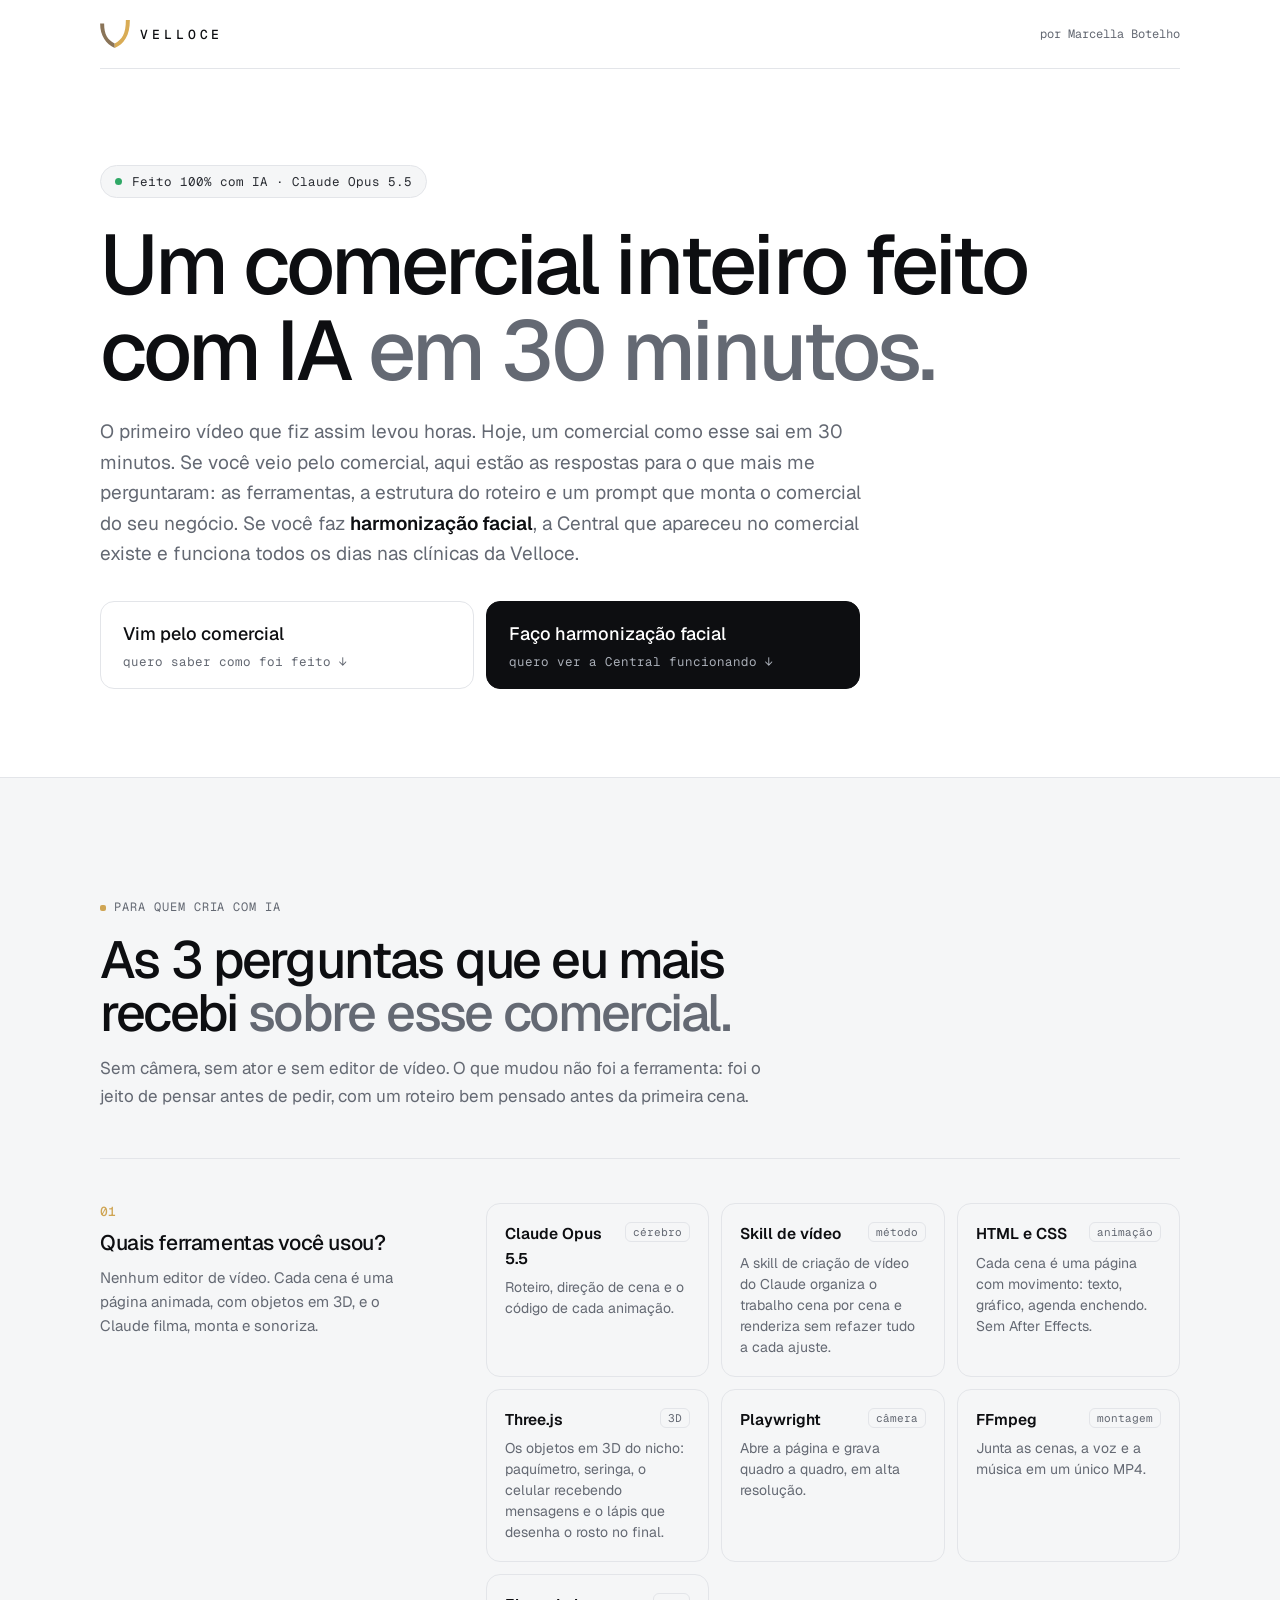
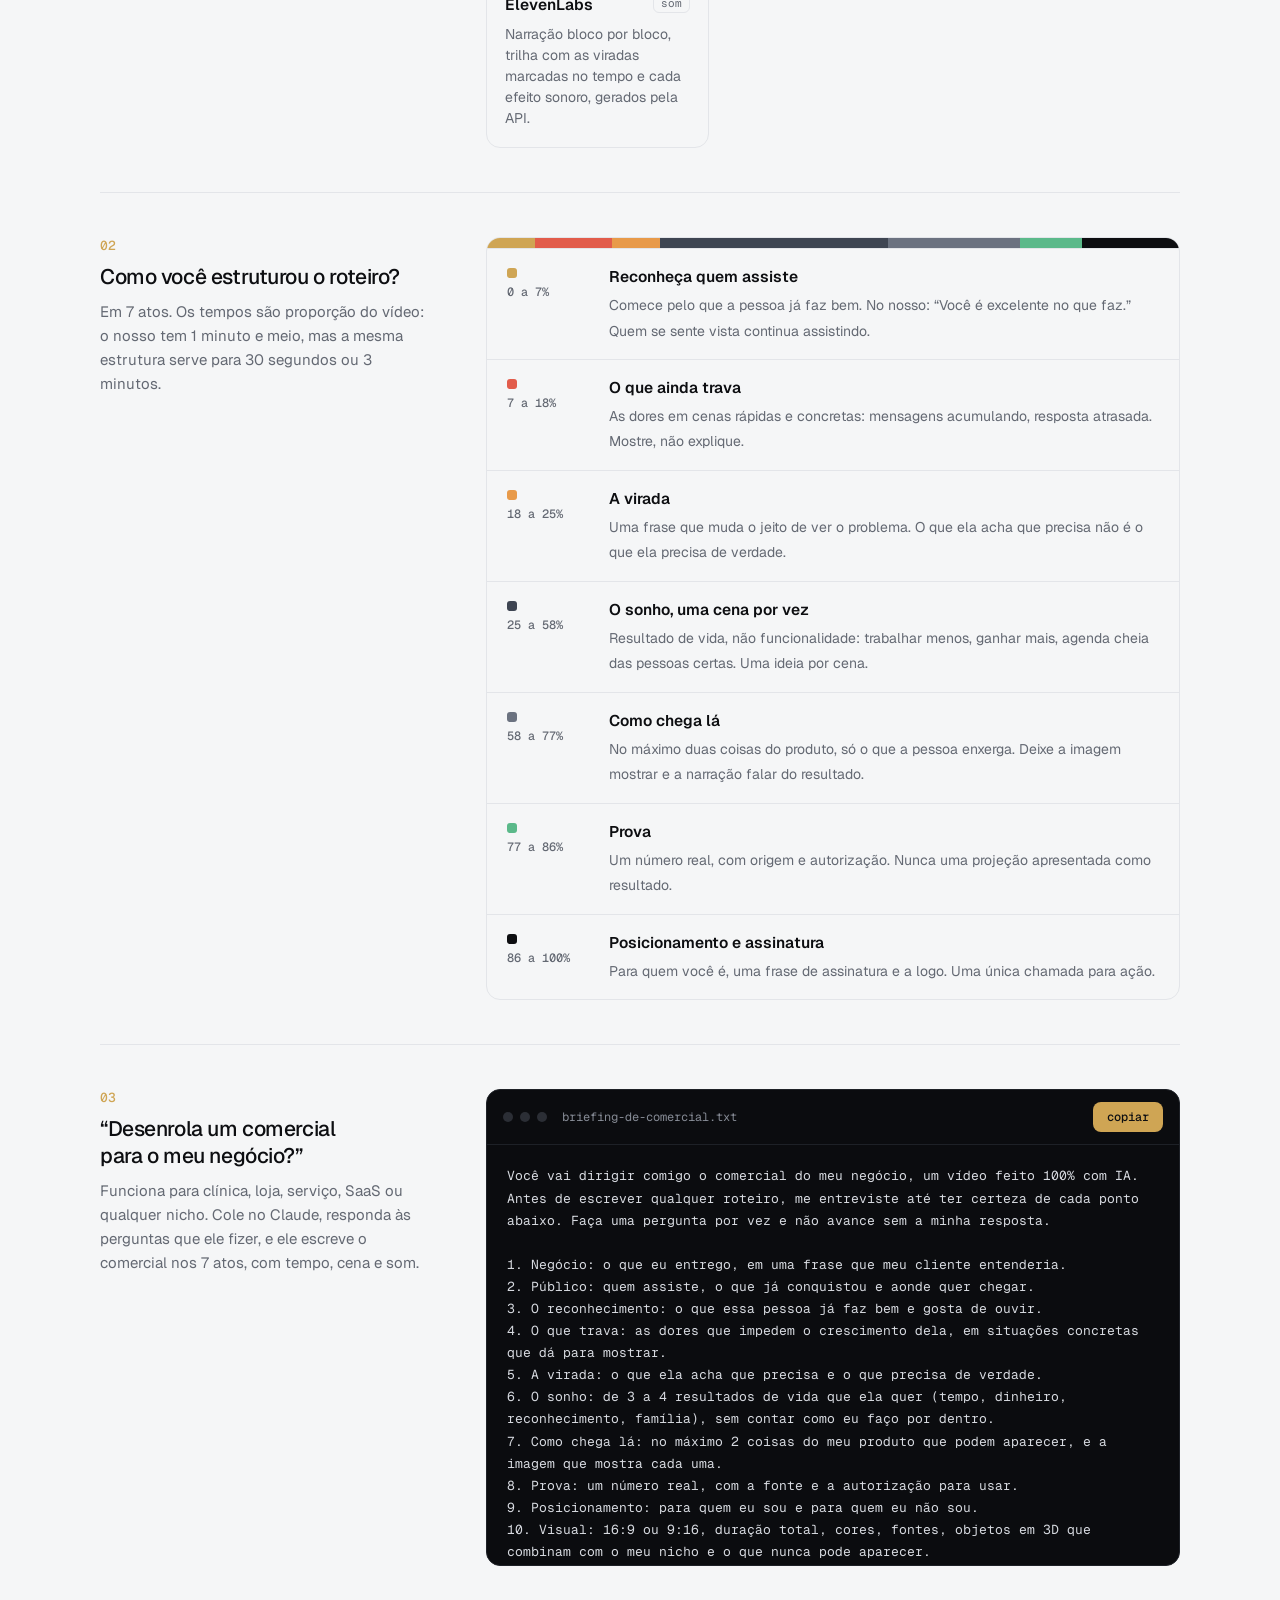
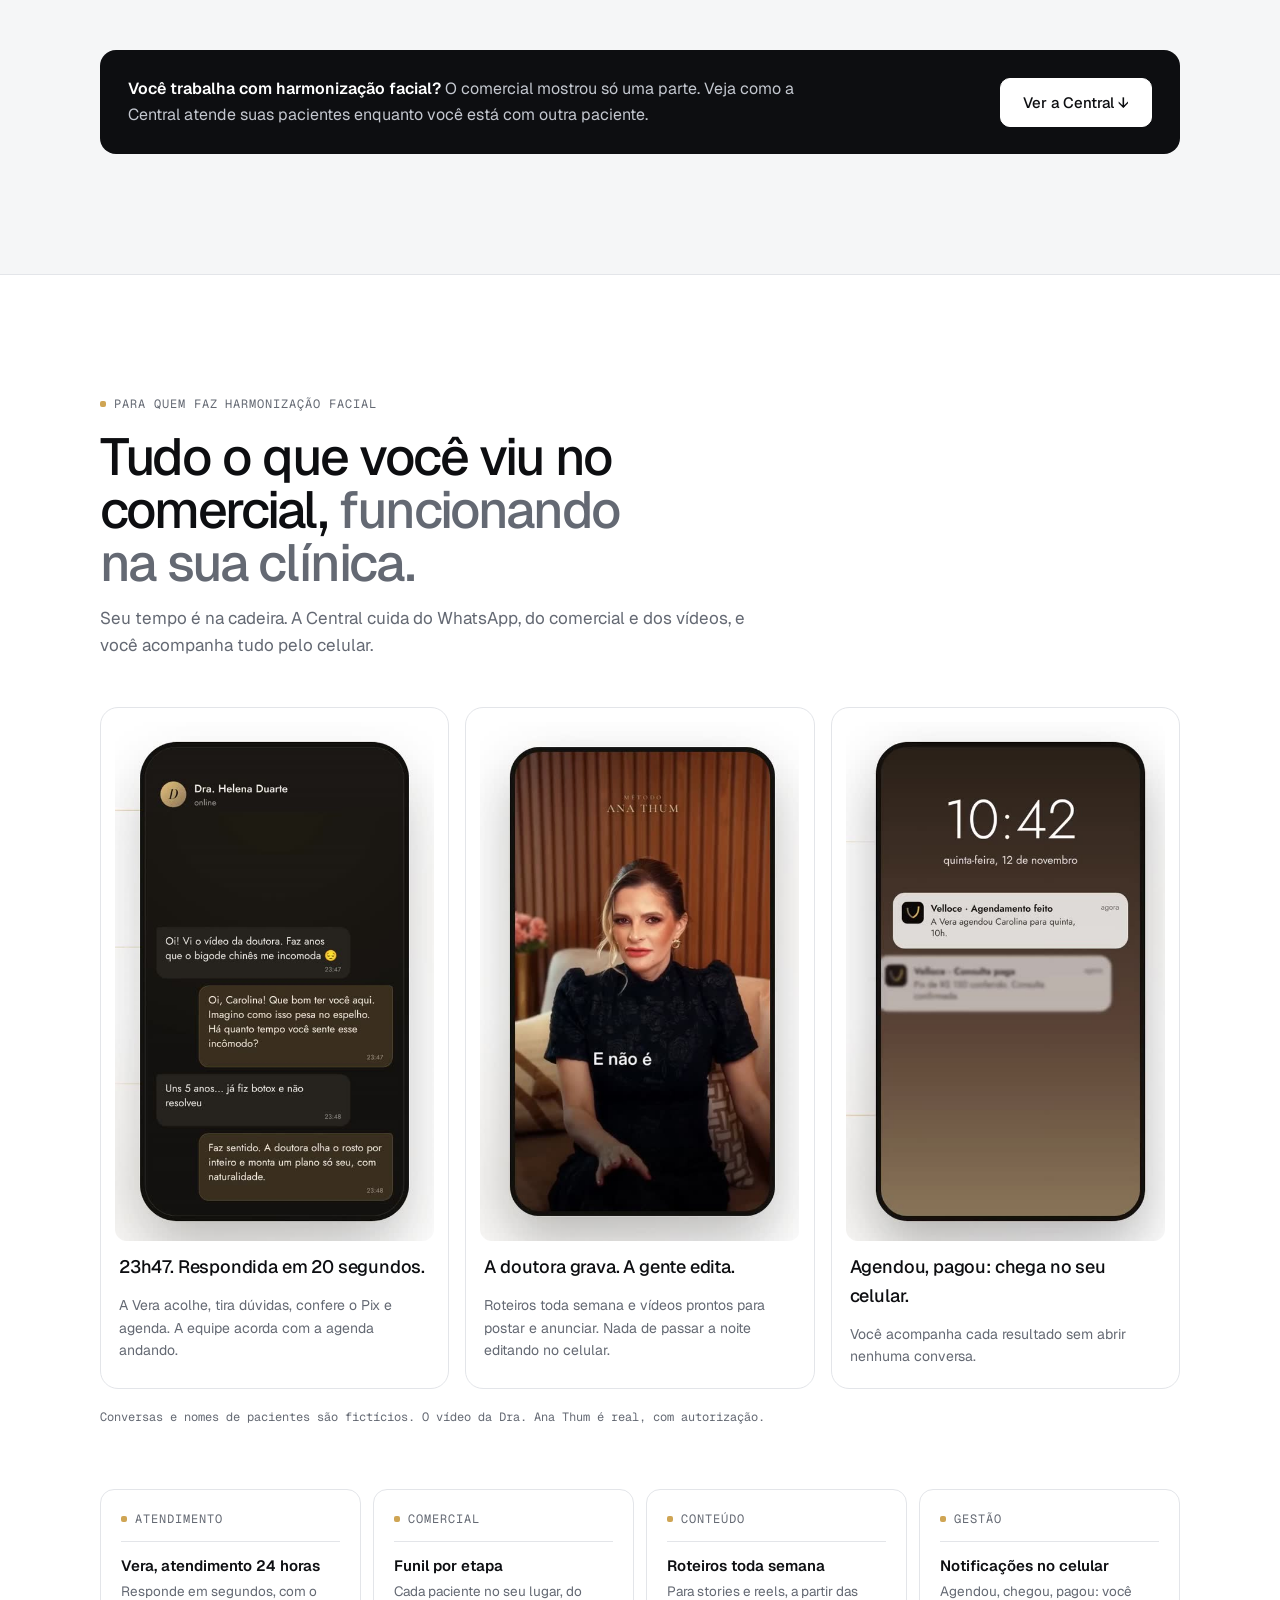
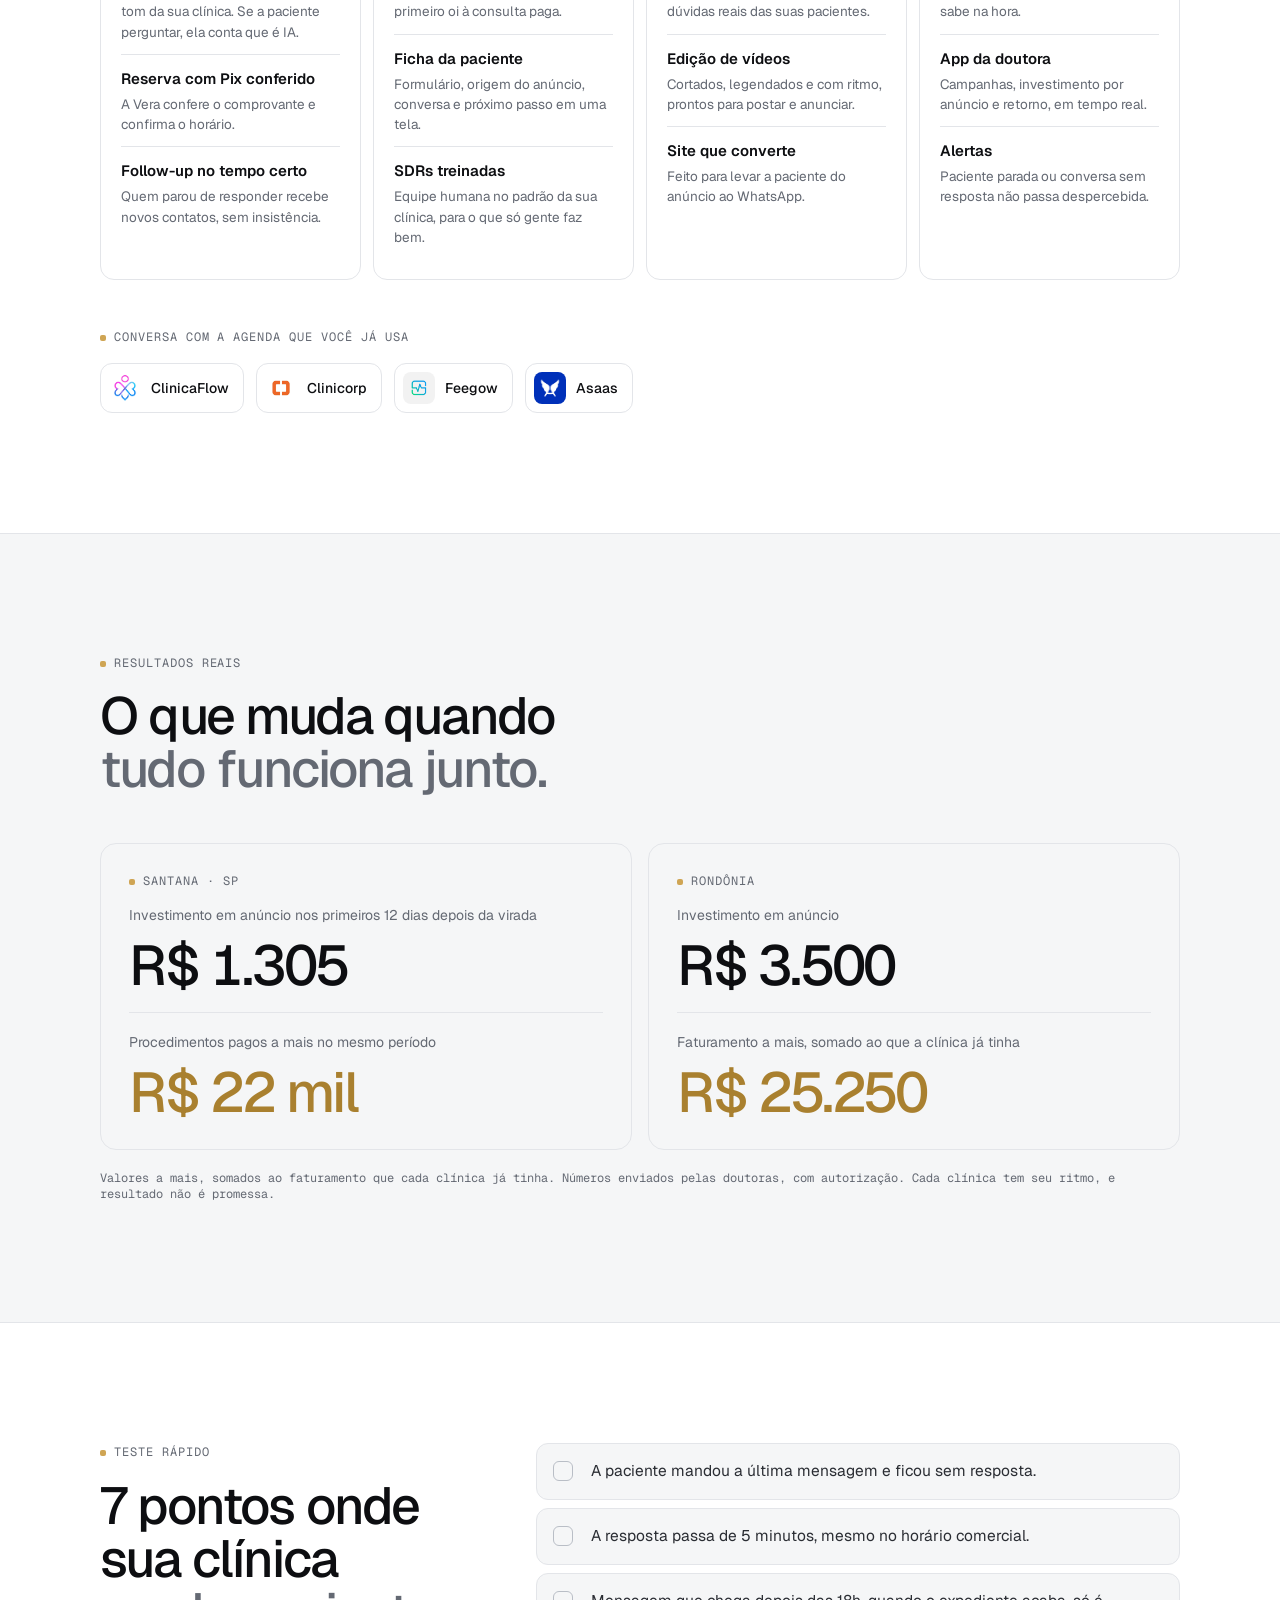
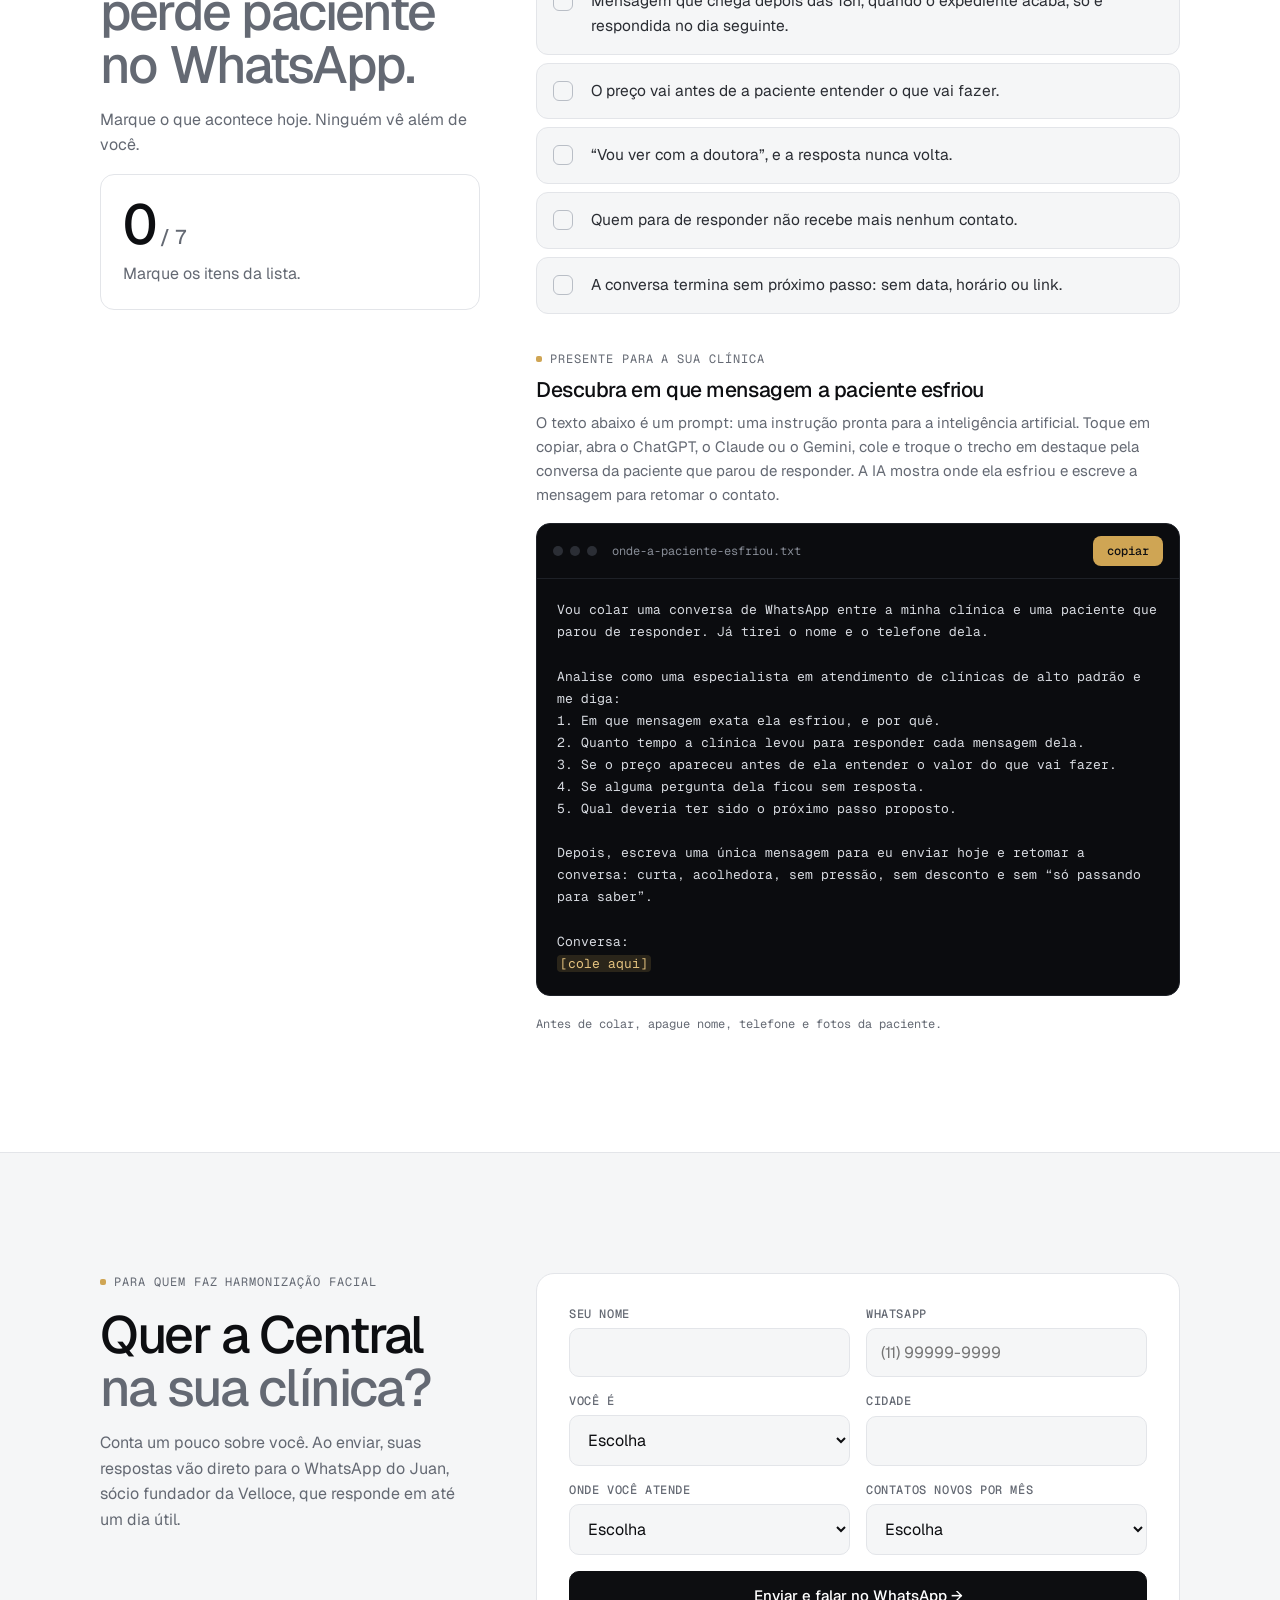
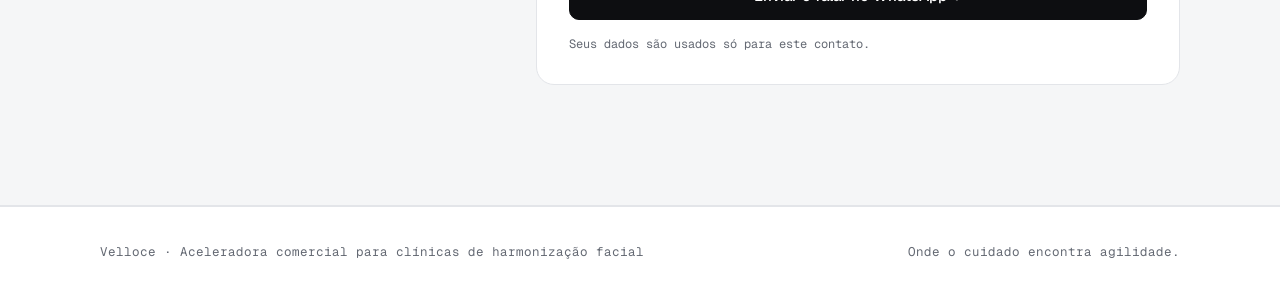
<file: ia/index.html>
<!doctype html>
<html lang="pt-BR">
<head>
<meta charset="utf-8">
<meta name="viewport" content="width=device-width, initial-scale=1, viewport-fit=cover">
<meta name="description" content="Como fiz um comercial inteiro com IA: ferramentas, roteiro em 7 atos e o prompt para montar o seu.">
<meta name="theme-color" content="#F5F6F7">
<title>Velloce para Clínicas</title>
<meta property="og:type" content="website">
<meta property="og:url" content="https://deixacomavelloce.com/ia/">
<meta property="og:title" content="Como fiz um comercial 100% com IA">
<meta property="og:description" content="As ferramentas, o roteiro em 7 atos e o prompt para montar o seu.">
<meta property="og:image" content="https://deixacomavelloce.com/ia/og.jpg">
<meta property="og:image:width" content="1200"><meta property="og:image:height" content="630">
<meta name="twitter:card" content="summary_large_image">
<link rel="icon" href="/favicon.svg" type="image/svg+xml">
<link rel="apple-touch-icon" href="/apple-touch-icon.png">
<link rel="preconnect" href="https://fonts.googleapis.com"><link rel="preconnect" href="https://fonts.gstatic.com" crossorigin>
<link rel="stylesheet" href="https://fonts.googleapis.com/css2?family=Geist:wght@300;400;500;600&family=Geist+Mono:wght@400;500&display=swap">
<link rel="stylesheet" href="/ia/ia.css">
</head>
<body>


<div class="w">
<header class="top">
 <a class="logo" href="#"><svg width="30" height="28" viewBox="0 0 304 286" aria-hidden="true" style="flex:none"><path fill="#8A7458" d="M0 35 L41 35 C41 150 75 200 149 240 L149 286 C60 245 0 160 0 35 Z"/><path fill="#D9AC55" d="M263 0 L304 0 C304 160 245 245 149 286 L149 240 C225 200 263 140 263 0 Z"/></svg><span>VELLOCE</span></a>
 <small>por Marcella Botelho</small>
</header>
<div class="hero">
 <span class="pill"><i></i>Feito 100% com IA · Claude Opus 5.5</span>
 <h1>Um comercial inteiro feito com IA <span class="dim">em 30 minutos.</span></h1>
 <p class="lead">O primeiro vídeo que fiz assim levou horas. Hoje, um comercial como esse sai em 30 minutos. Se você veio pelo comercial, aqui estão as respostas para o que mais me perguntaram: as ferramentas, a estrutura do roteiro e um prompt que monta o comercial do seu negócio. Se você faz <b>harmonização facial</b>, a Central que apareceu no comercial existe e funciona todos os dias nas clínicas da Velloce.</p>
 <div class="fork">
  <a href="#material"><b>Vim pelo comercial</b><span>quero saber como foi feito ↓</span></a>
  <a href="#central" class="dr"><b>Faço harmonização facial</b><span>quero ver a Central funcionando ↓</span></a>
 </div>
</div>
</div>

<section id="material" class="alt">
<div class="w">
 <div class="sec-head">
  <span class="cap">Para quem cria com IA</span>
  <h2>As 3 perguntas que eu mais recebi <span class="dim">sobre esse comercial.</span></h2>
  <p>Sem câmera, sem ator e sem editor de vídeo. O que mudou não foi a ferramenta: foi o jeito de pensar antes de pedir, com um roteiro bem pensado antes da primeira cena.</p>
 </div>

 <div class="q">
  <div class="qh"><span class="qn">01</span><h3>Quais ferramentas você usou?</h3><p>Nenhum editor de vídeo. Cada cena é uma página animada, com objetos em 3D, e o Claude filma, monta e sonoriza.</p></div>
  <div class="stack">
   <div class="tool"><div class="tn">Claude Opus 5.5<small>cérebro</small></div><p>Roteiro, direção de cena e o código de cada animação.</p></div>
   <div class="tool"><div class="tn">Skill de vídeo<small>método</small></div><p>A skill de criação de vídeo do Claude organiza o trabalho cena por cena e renderiza sem refazer tudo a cada ajuste.</p></div>
   <div class="tool"><div class="tn">HTML e CSS<small>animação</small></div><p>Cada cena é uma página com movimento: texto, gráfico, agenda enchendo. Sem After Effects.</p></div>
   <div class="tool"><div class="tn">Three.js<small>3D</small></div><p>Os objetos em 3D do nicho: paquímetro, seringa, o celular recebendo mensagens e o lápis que desenha o rosto no final.</p></div>
   <div class="tool"><div class="tn">Playwright<small>câmera</small></div><p>Abre a página e grava quadro a quadro, em alta resolução.</p></div>
   <div class="tool"><div class="tn">FFmpeg<small>montagem</small></div><p>Junta as cenas, a voz e a música em um único MP4.</p></div>
   <div class="tool"><div class="tn">ElevenLabs<small>som</small></div><p>Narração bloco por bloco, trilha com as viradas marcadas no tempo e cada efeito sonoro, gerados pela API.</p></div>
  </div>
 </div>

 <div class="q">
  <div class="qh"><span class="qn">02</span><h3>Como você estruturou o roteiro?</h3><p>Em 7 atos. Os tempos são proporção do vídeo: o nosso tem 1 minuto e meio, mas a mesma estrutura serve para 30 segundos ou 3 minutos.</p></div>
  <div class="atos">
   <div class="bar"><span style="width:7%;background:#CFA554"></span><span style="width:11%;background:#E25C4B"></span><span style="width:7%;background:#E89A4A"></span><span style="width:33%;background:#3E4552"></span><span style="width:19%;background:#6B7280"></span><span style="width:9%;background:#5BB98A"></span><span style="width:14%;background:#0D0E11"></span></div>
   <div class="ato"><div class="t"><i style="background:#CFA554"></i>0 a 7%</div><div><b>Reconheça quem assiste</b><span>Comece pelo que a pessoa já faz bem. No nosso: “Você é excelente no que faz.” Quem se sente vista continua assistindo.</span></div></div>
   <div class="ato"><div class="t"><i style="background:#E25C4B"></i>7 a 18%</div><div><b>O que ainda trava</b><span>As dores em cenas rápidas e concretas: mensagens acumulando, resposta atrasada. Mostre, não explique.</span></div></div>
   <div class="ato"><div class="t"><i style="background:#E89A4A"></i>18 a 25%</div><div><b>A virada</b><span>Uma frase que muda o jeito de ver o problema. O que ela acha que precisa não é o que ela precisa de verdade.</span></div></div>
   <div class="ato"><div class="t"><i style="background:#3E4552"></i>25 a 58%</div><div><b>O sonho, uma cena por vez</b><span>Resultado de vida, não funcionalidade: trabalhar menos, ganhar mais, agenda cheia das pessoas certas. Uma ideia por cena.</span></div></div>
   <div class="ato"><div class="t"><i style="background:#6B7280"></i>58 a 77%</div><div><b>Como chega lá</b><span>No máximo duas coisas do produto, só o que a pessoa enxerga. Deixe a imagem mostrar e a narração falar do resultado.</span></div></div>
   <div class="ato"><div class="t"><i style="background:#5BB98A"></i>77 a 86%</div><div><b>Prova</b><span>Um número real, com origem e autorização. Nunca uma projeção apresentada como resultado.</span></div></div>
   <div class="ato"><div class="t"><i style="background:#0D0E11"></i>86 a 100%</div><div><b>Posicionamento e assinatura</b><span>Para quem você é, uma frase de assinatura e a logo. Uma única chamada para ação.</span></div></div>
  </div>
 </div>

 <div class="q">
  <div class="qh"><span class="qn">03</span><h3>“Desenrola um comercial para o meu negócio?”</h3><p>Funciona para clínica, loja, serviço, SaaS ou qualquer nicho. Cole no Claude, responda às perguntas que ele fizer, e ele escreve o comercial nos 7 atos, com tempo, cena e som.</p></div>
  <div class="term">
   <div class="tb"><i></i><i></i><i></i><span>briefing-de-comercial.txt</span><button class="copy" data-c="p0">copiar</button></div>
<pre id="p0">Você vai dirigir comigo o comercial do meu negócio, um vídeo feito 100% com IA. Antes de escrever qualquer roteiro, me entreviste até ter certeza de cada ponto abaixo. Faça uma pergunta por vez e não avance sem a minha resposta.

1. Negócio: o que eu entrego, em uma frase que meu cliente entenderia.
2. Público: quem assiste, o que já conquistou e aonde quer chegar.
3. O reconhecimento: o que essa pessoa já faz bem e gosta de ouvir.
4. O que trava: as dores que impedem o crescimento dela, em situações concretas que dá para mostrar.
5. A virada: o que ela acha que precisa e o que precisa de verdade.
6. O sonho: de 3 a 4 resultados de vida que ela quer (tempo, dinheiro, reconhecimento, família), sem contar como eu faço por dentro.
7. Como chega lá: no máximo 2 coisas do meu produto que podem aparecer, e a imagem que mostra cada uma.
8. Prova: um número real, com a fonte e a autorização para usar.
9. Posicionamento: para quem eu sou e para quem eu não sou.
10. Visual: 16:9 ou 9:16, duração total, cores, fontes, objetos em 3D que combinam com o meu nicho e o que nunca pode aparecer.
11. Narração: tom de voz, palavras proibidas e como escrever os nomes próprios para a voz pronunciar certo.
12. Final: a frase de assinatura e a única ação que quero que a pessoa faça.

Com tudo respondido, escreva o comercial nesta estrutura, respeitando as proporções:
- 0 a 7%: reconheça quem assiste
- 7 a 18%: o que ainda trava, em cenas rápidas
- 18 a 25%: a virada
- 25 a 58%: o sonho, uma cena por vez
- 58 a 77%: como chega lá, no máximo duas coisas do produto
- 77 a 86%: prova
- 86 a 100%: posicionamento, assinatura e logo

Regras: fale de resultado e de sonho, não do que acontece por dentro. Uma ideia por cena, com uma frase curta que caiba na tela. Nunca prometa quanto a pessoa vai ganhar.

Entregue em tabela: bloco, quando entra, até quando pode durar, o que aparece na tela (texto e objeto 3D), texto narrado e efeito sonoro. Depois, a descrição da trilha com os pontos de virada marcados no tempo e a lista do que preciso providenciar. Antes de me entregar, leia cada frase em voz alta e corte o que não soaria humano.

Meu negócio é: <mark>[descreva em duas linhas]</mark></pre>
  </div>
 </div>

 <div class="ponte"><p><b>Você trabalha com harmonização facial?</b> O comercial mostrou só uma parte. Veja como a Central atende suas pacientes enquanto você está com outra paciente.</p><a class="btn" href="#central">Ver a Central ↓</a></div>
</div>
</section>

<section id="central">
<div class="w">
 <div class="sec-head">
  <span class="cap">Para quem faz harmonização facial</span>
  <h2>Tudo o que você viu no comercial, <span class="dim">funcionando na sua clínica.</span></h2>
  <p>Seu tempo é na cadeira. A Central cuida do WhatsApp, do comercial e dos vídeos, e você acompanha tudo pelo celular.</p>
 </div>
 <div class="cards">
  <div class="card"><video src="/ia/vera.mp4" poster="/ia/vera.jpg" autoplay muted loop playsinline preload="metadata"></video><div class="t">23h47. Respondida em 20 segundos.</div><p>A Vera acolhe, tira dúvidas, confere o Pix e agenda. A equipe acorda com a agenda andando.</p></div>
  <div class="card"><video src="/ia/conteudo.mp4" poster="/ia/conteudo.jpg" autoplay muted loop playsinline preload="metadata"></video><div class="t">A doutora grava. A gente edita.</div><p>Roteiros toda semana e vídeos prontos para postar e anunciar. Nada de passar a noite editando no celular.</p></div>
  <div class="card"><video src="/ia/notif.mp4" poster="/ia/notif.jpg" autoplay muted loop playsinline preload="metadata"></video><div class="t">Agendou, pagou: chega no seu celular.</div><p>Você acompanha cada resultado sem abrir nenhuma conversa.</p></div>
 </div>
 <p class="nota">Conversas e nomes de pacientes são fictícios. O vídeo da Dra. Ana Thum é real, com autorização.</p>

 <div class="feat">
  <div class="grp"><span class="cap">Atendimento</span>
   <div class="it"><b>Vera, atendimento 24 horas</b><span>Responde em segundos, com o tom da sua clínica. Se a paciente perguntar, ela conta que é IA.</span></div>
   <div class="it"><b>Reserva com Pix conferido</b><span>A Vera confere o comprovante e confirma o horário.</span></div>
   <div class="it"><b>Follow-up no tempo certo</b><span>Quem parou de responder recebe novos contatos, sem insistência.</span></div>
  </div>
  <div class="grp"><span class="cap">Comercial</span>
   <div class="it"><b>Funil por etapa</b><span>Cada paciente no seu lugar, do primeiro oi à consulta paga.</span></div>
   <div class="it"><b>Ficha da paciente</b><span>Formulário, origem do anúncio, conversa e próximo passo em uma tela.</span></div>
   <div class="it"><b>SDRs treinadas</b><span>Equipe humana no padrão da sua clínica, para o que só gente faz bem.</span></div>
  </div>
  <div class="grp"><span class="cap">Conteúdo</span>
   <div class="it"><b>Roteiros toda semana</b><span>Para stories e reels, a partir das dúvidas reais das suas pacientes.</span></div>
   <div class="it"><b>Edição de vídeos</b><span>Cortados, legendados e com ritmo, prontos para postar e anunciar.</span></div>
   <div class="it"><b>Site que converte</b><span>Feito para levar a paciente do anúncio ao WhatsApp.</span></div>
  </div>
  <div class="grp"><span class="cap">Gestão</span>
   <div class="it"><b>Notificações no celular</b><span>Agendou, chegou, pagou: você sabe na hora.</span></div>
   <div class="it"><b>App da doutora</b><span>Campanhas, investimento por anúncio e retorno, em tempo real.</span></div>
   <div class="it"><b>Alertas</b><span>Paciente parada ou conversa sem resposta não passa despercebida.</span></div>
  </div>
 </div>
 <div class="integ"><span class="cap">Conversa com a agenda que você já usa</span>
  <span class="lg"><img src="/ia/logo-clinicaflow.png" alt="">ClinicaFlow</span>
  <span class="lg"><img src="/ia/logo-clinicorp.jpg" alt="">Clinicorp</span>
  <span class="lg"><img src="/ia/logo-feegow.jpg" alt="">Feegow</span>
  <span class="lg"><img src="/ia/logo-asaas.png" alt="">Asaas</span>
 </div>
</div>
</section>

<section class="alt">
<div class="w">
 <div class="sec-head">
  <span class="cap">Resultados reais</span>
  <h2>O que muda quando <span class="dim">tudo funciona junto.</span></h2>
 </div>
 <div class="res">
  <div class="caso"><span class="cap">Santana · SP</span><p class="de">Investimento em anúncio nos primeiros 12 dias depois da virada</p><div class="val">R$ 1.305</div><div class="lin"></div><p class="de">Procedimentos pagos a mais no mesmo período</p><div class="val g">R$ 22 mil</div></div>
  <div class="caso"><span class="cap">Rondônia</span><p class="de">Investimento em anúncio</p><div class="val">R$ 3.500</div><div class="lin"></div><p class="de">Faturamento a mais, somado ao que a clínica já tinha</p><div class="val g">R$ 25.250</div></div>
 </div>
 <p class="nota">Valores a mais, somados ao faturamento que cada clínica já tinha. Números enviados pelas doutoras, com autorização. Cada clínica tem seu ritmo, e resultado não é promessa.</p>
</div>
</section>

<section>
<div class="w ck">
 <div style="display:grid;gap:16px;align-content:start">
  <span class="cap">Teste rápido</span>
  <h2>7 pontos onde sua clínica <span class="dim">perde paciente no WhatsApp.</span></h2>
  <p class="dim">Marque o que acontece hoje. Ninguém vê além de você.</p>
  <div class="placar" aria-live="polite"><div class="num"><span id="cnt">0</span><small> / 7</small></div><p id="msg" class="dim">Marque os itens da lista.</p></div>
 </div>
 <div style="min-width:0">
  <ul class="lista">
   <li><label><input type="checkbox"><span>A paciente mandou a última mensagem e ficou sem resposta.</span></label></li>
   <li><label><input type="checkbox"><span>A resposta passa de 5 minutos, mesmo no horário comercial.</span></label></li>
   <li><label><input type="checkbox"><span>Mensagem que chega depois das 18h, quando o expediente acaba, só é respondida no dia seguinte.</span></label></li>
   <li><label><input type="checkbox"><span>O preço vai antes de a paciente entender o que vai fazer.</span></label></li>
   <li><label><input type="checkbox"><span>“Vou ver com a doutora”, e a resposta nunca volta.</span></label></li>
   <li><label><input type="checkbox"><span>Quem para de responder não recebe mais nenhum contato.</span></label></li>
   <li><label><input type="checkbox"><span>A conversa termina sem próximo passo: sem data, horário ou link.</span></label></li>
  </ul>
  <div style="margin-top:36px;display:grid;gap:8px"><span class="cap">Presente para a sua clínica</span><h3>Descubra em que mensagem a paciente esfriou</h3><p class="dim" style="font-size:15px">O texto abaixo é um prompt: uma instrução pronta para a inteligência artificial. Toque em copiar, abra o ChatGPT, o Claude ou o Gemini, cole e troque o trecho em destaque pela conversa da paciente que parou de responder. A IA mostra onde ela esfriou e escreve a mensagem para retomar o contato.</p></div>
  <div class="term mini">
   <div class="tb"><i></i><i></i><i></i><span>onde-a-paciente-esfriou.txt</span><button class="copy" data-c="p2">copiar</button></div>
<pre id="p2">Vou colar uma conversa de WhatsApp entre a minha clínica e uma paciente que parou de responder. Já tirei o nome e o telefone dela.

Analise como uma especialista em atendimento de clínicas de alto padrão e me diga:
1. Em que mensagem exata ela esfriou, e por quê.
2. Quanto tempo a clínica levou para responder cada mensagem dela.
3. Se o preço apareceu antes de ela entender o valor do que vai fazer.
4. Se alguma pergunta dela ficou sem resposta.
5. Qual deveria ter sido o próximo passo proposto.

Depois, escreva uma única mensagem para eu enviar hoje e retomar a conversa: curta, acolhedora, sem pressão, sem desconto e sem “só passando para saber”.

Conversa:
<mark>[cole aqui]</mark></pre>
  </div>
  <p class="nota">Antes de colar, apague nome, telefone e fotos da paciente.</p>
 </div>
</div>
</section>

<section id="contato" class="alt">
<div class="w form-wrap">
 <div style="display:grid;gap:16px;align-content:start">
  <span class="cap">Para quem faz harmonização facial</span>
  <h2>Quer a Central <span class="dim">na sua clínica?</span></h2>
  <p class="dim">Conta um pouco sobre você. Ao enviar, suas respostas vão direto para o WhatsApp do Juan, sócio fundador da Velloce, que responde em até um dia útil.</p>
 </div>
 <form id="f" name="clinica" method="POST" data-netlify="true" netlify-honeypot="site">
  <input type="hidden" name="form-name" value="clinica">
  <p hidden><label>Não preencha: <input name="site"></label></p>
  <div class="row">
   <label class="f"><span>Seu nome</span><input name="nome" required autocomplete="name"></label>
   <label class="f"><span>WhatsApp</span><input name="whatsapp" required inputmode="tel" autocomplete="tel" placeholder="(11) 99999-9999"></label>
  </div>
  <div class="row">
   <label class="f"><span>Você é</span><select name="perfil" required><option value="">Escolha</option><option>Médica ou médico</option><option>Dentista</option><option>Biomédica ou biomédico</option><option>Enfermeira ou enfermeiro</option><option>Farmacêutica ou farmacêutico</option><option>Outro</option></select></label>
   <label class="f"><span>Cidade</span><input name="cidade" required autocomplete="address-level2"></label>
  </div>
  <div class="row">
   <label class="f"><span>Onde você atende</span><select name="onde_atende" required><option value="">Escolha</option><option>Clínica própria</option><option>Consultório ou sala alugada</option><option>Atendo em outra clínica</option><option>Ainda vou abrir</option></select></label>
   <label class="f"><span>Contatos novos por mês</span><select name="leads" required><option value="">Escolha</option><option>Menos de 30</option><option>De 30 a 100</option><option>De 100 a 300</option><option>Mais de 300</option><option>Não sei</option></select></label>
  </div>
  <button class="btn pri" type="submit">Enviar e falar no WhatsApp →</button>
  <p class="priv">Seus dados são usados só para este contato.</p>
 </form>
 <div class="ok" id="ok" hidden><span class="cap">Recebido</span><h3>Obrigada! Abrindo o WhatsApp do Juan.</h3><p class="dim">Se o WhatsApp não abriu sozinho, <a id="wa" href="#" style="color:var(--ink);font-weight:600">toque aqui</a>. Suas respostas já vão na mensagem, é só enviar.</p></div>
</div>
</section>

<footer><div class="w"><span>Velloce · Aceleradora comercial para clínicas de harmonização facial</span><span>Onde o cuidado encontra agilidade.</span></div></footer>

<script src="/ia/ia.js" defer></script>

</body>
</html>
</file>
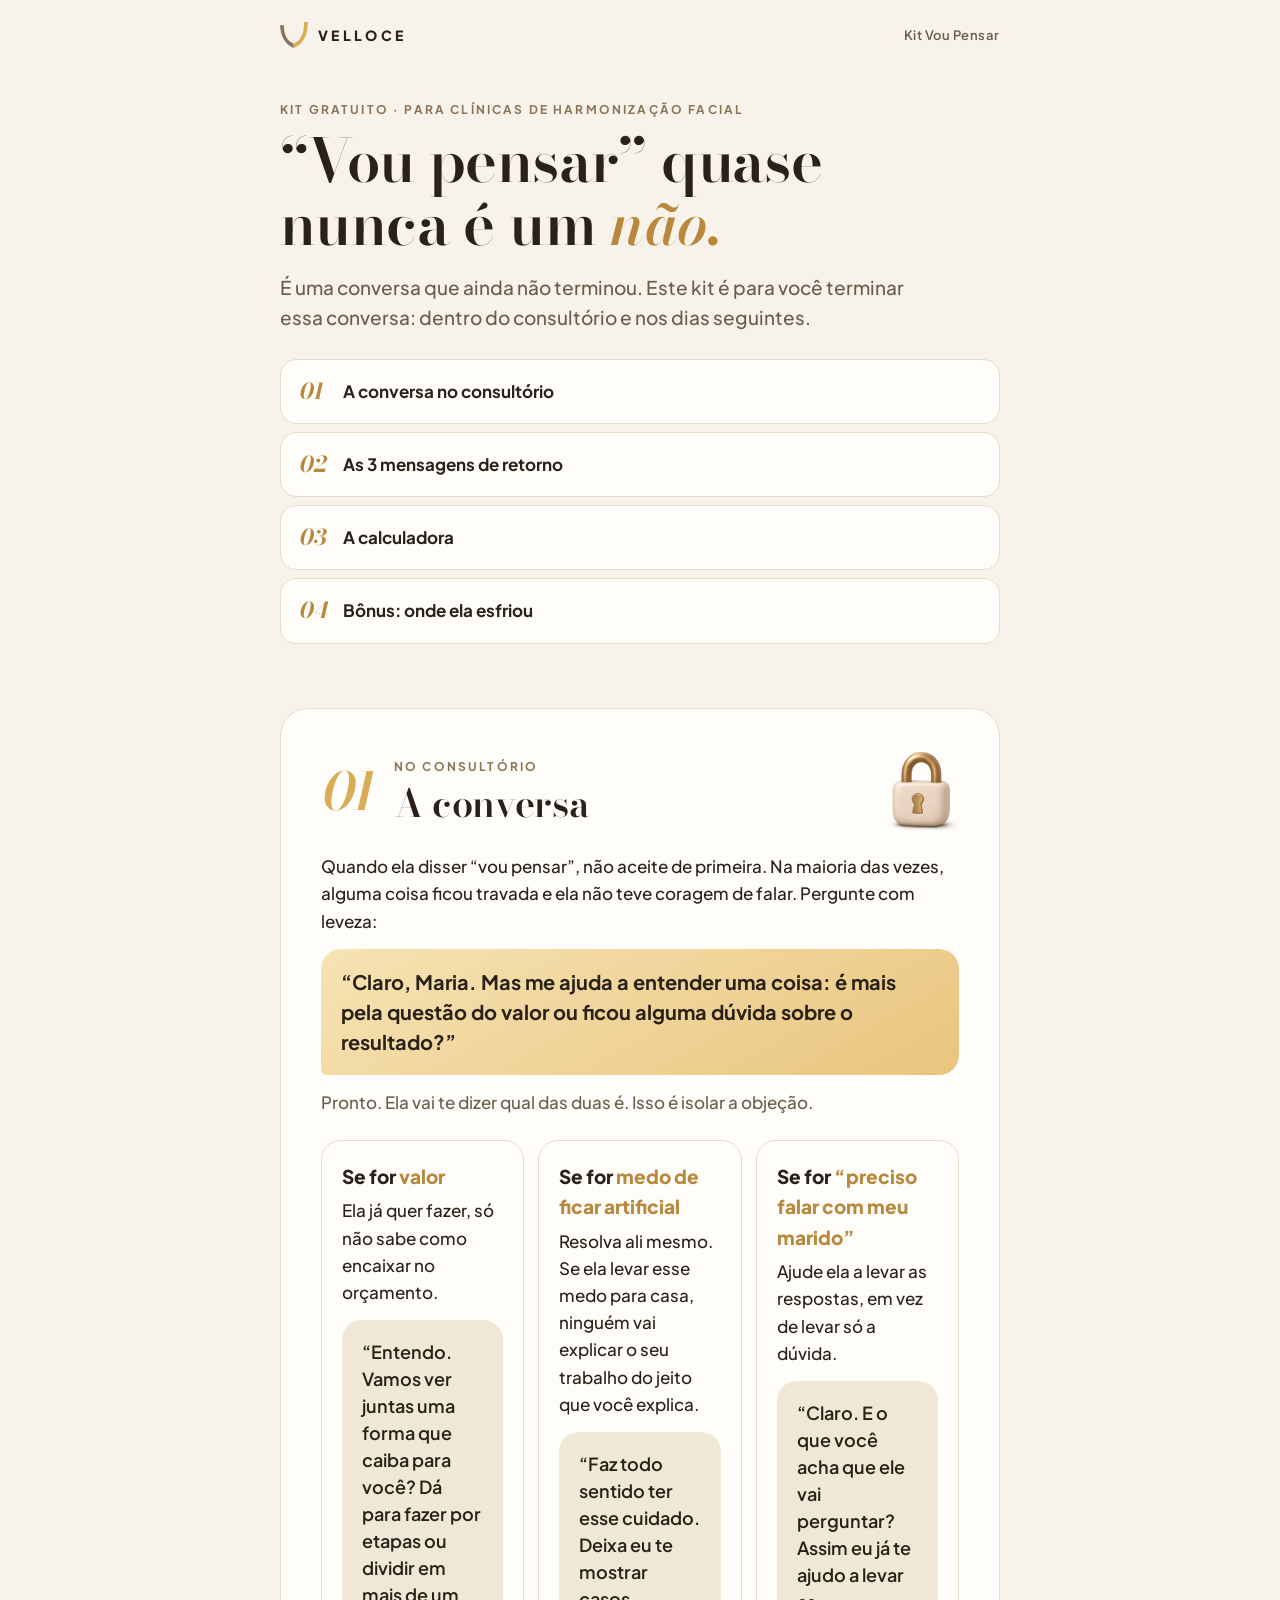
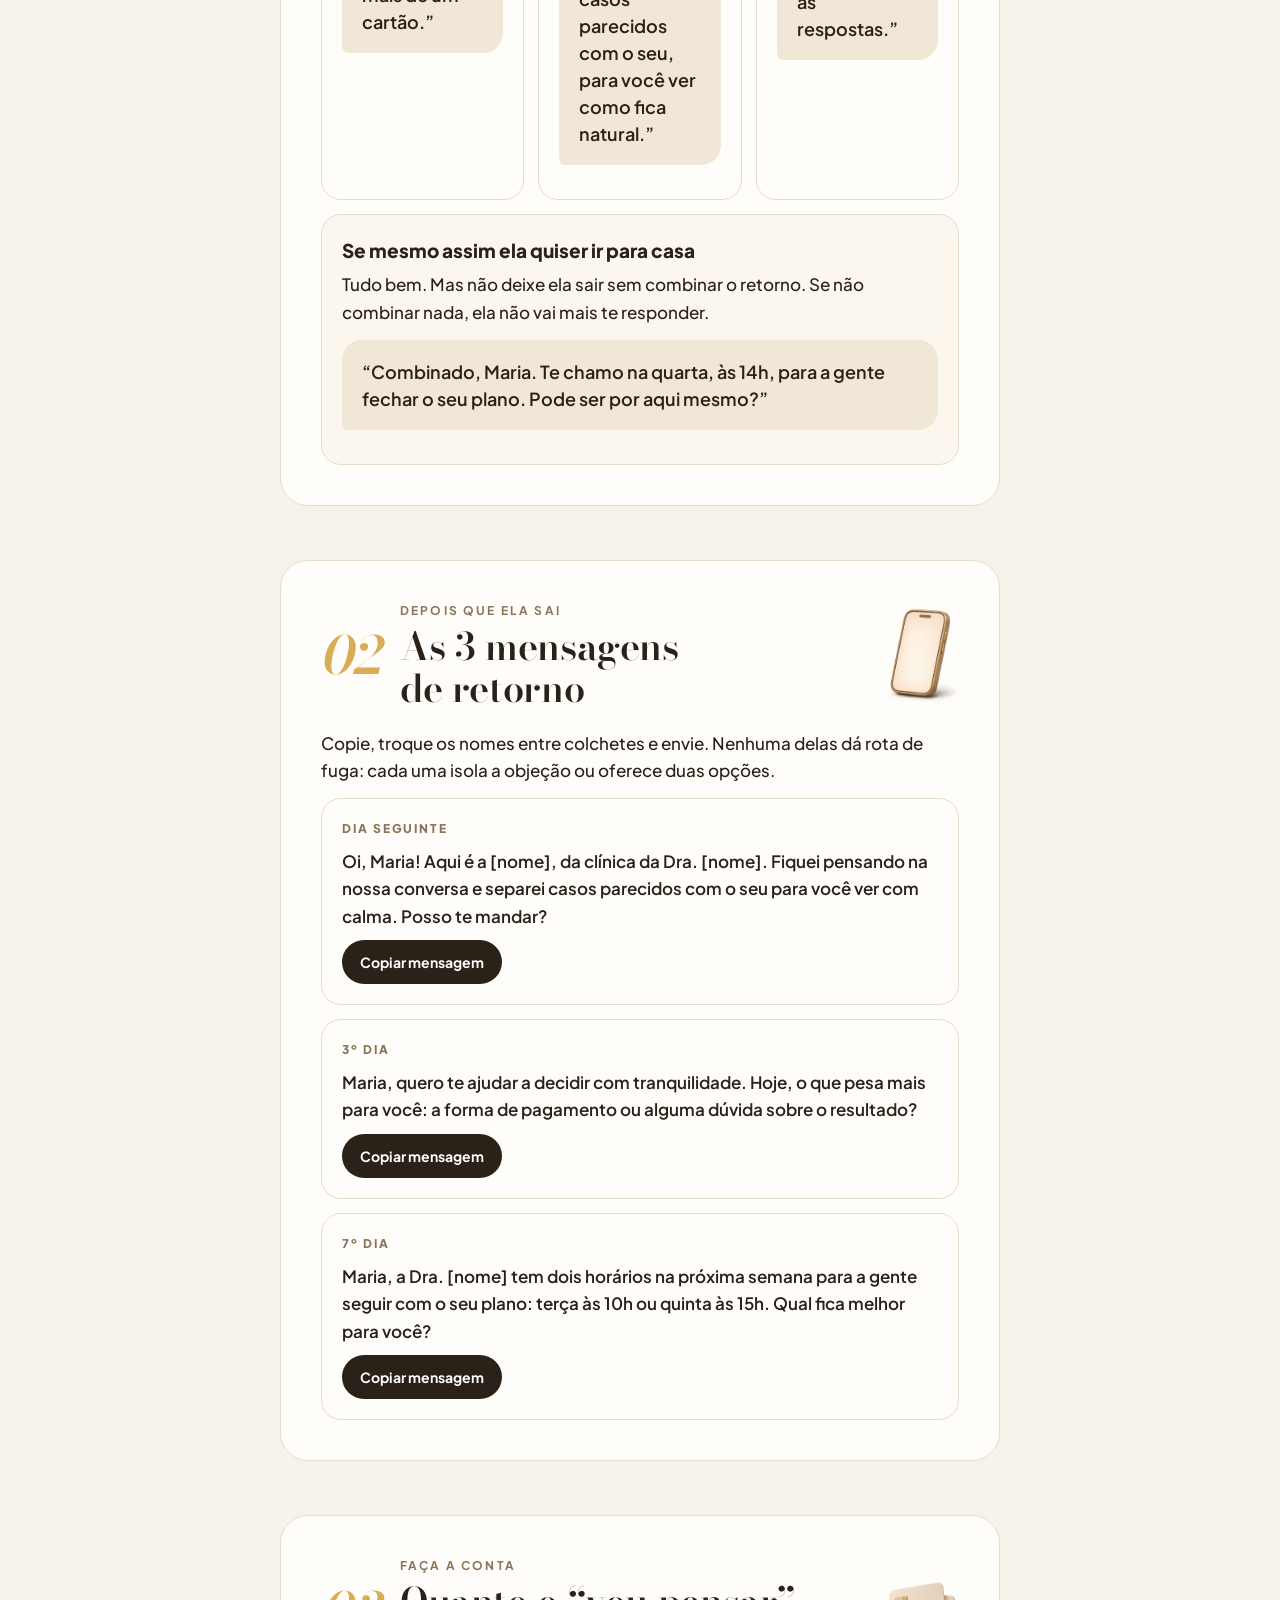
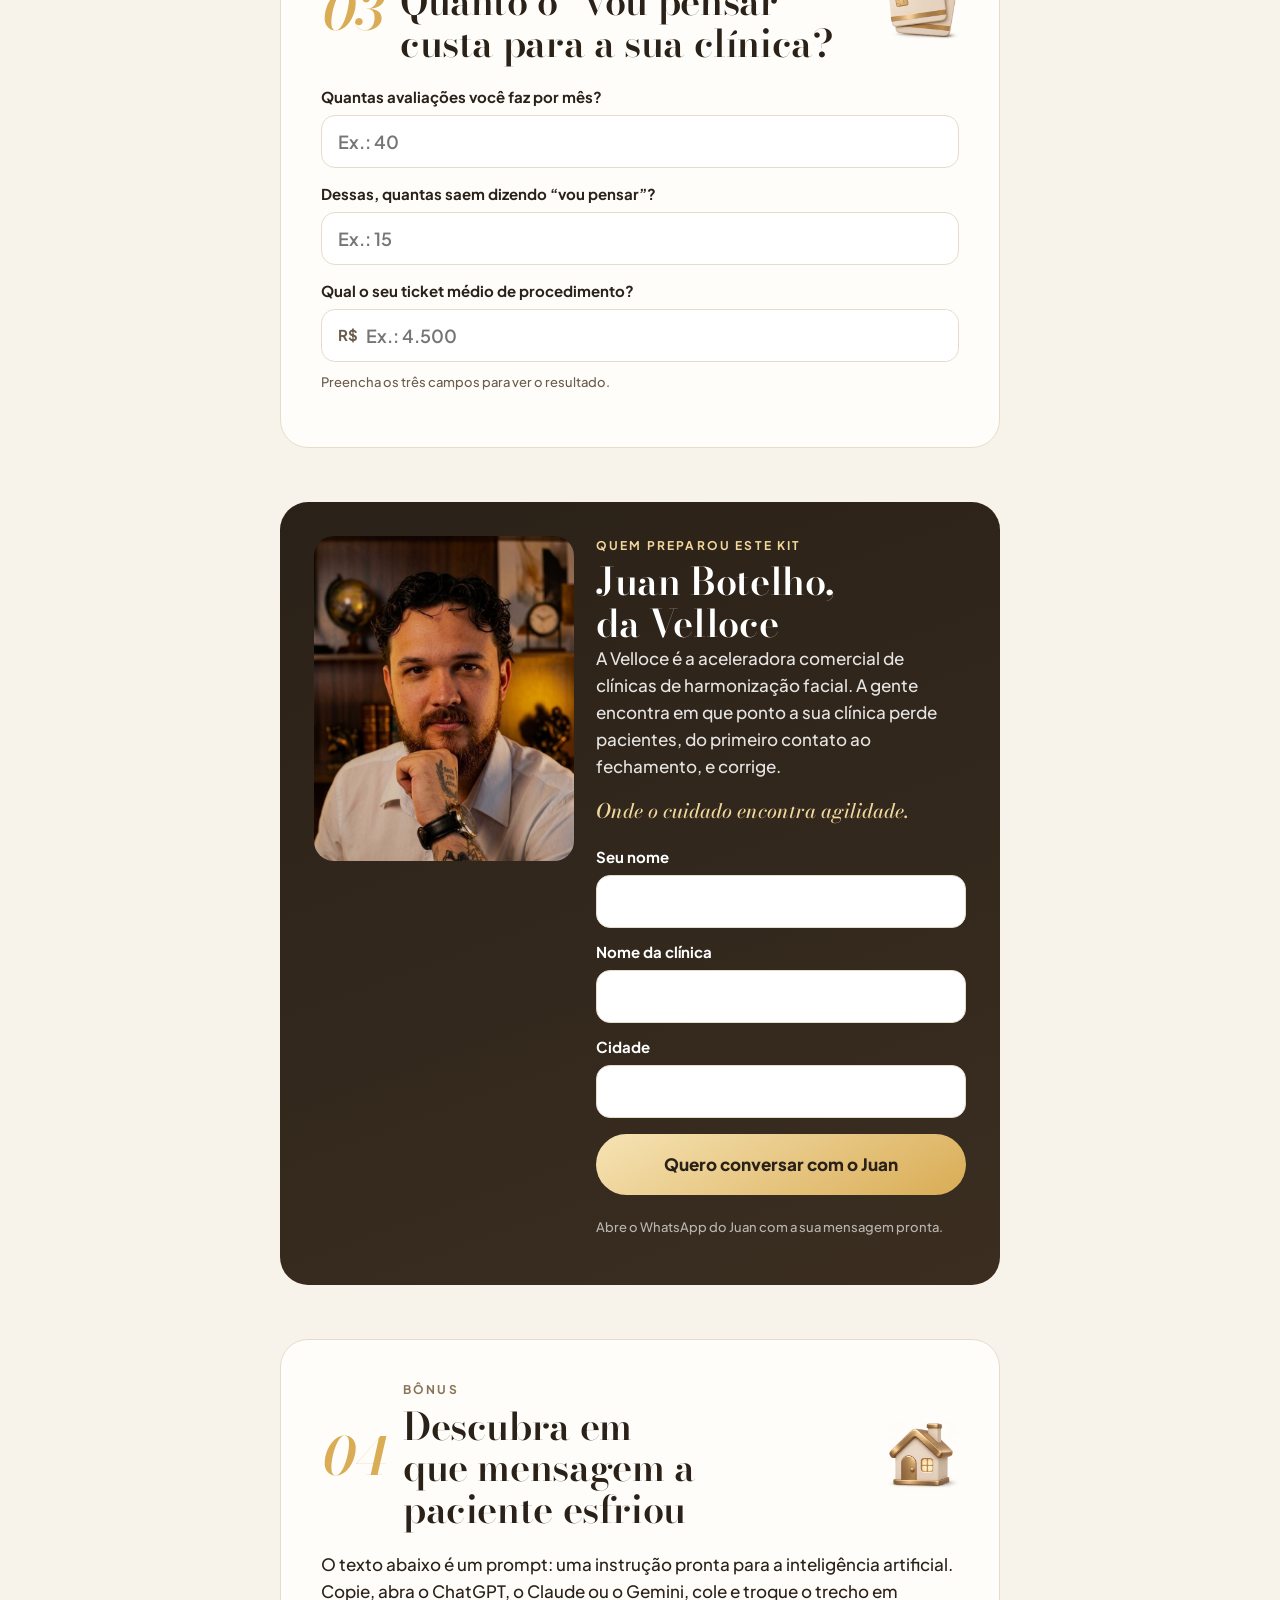
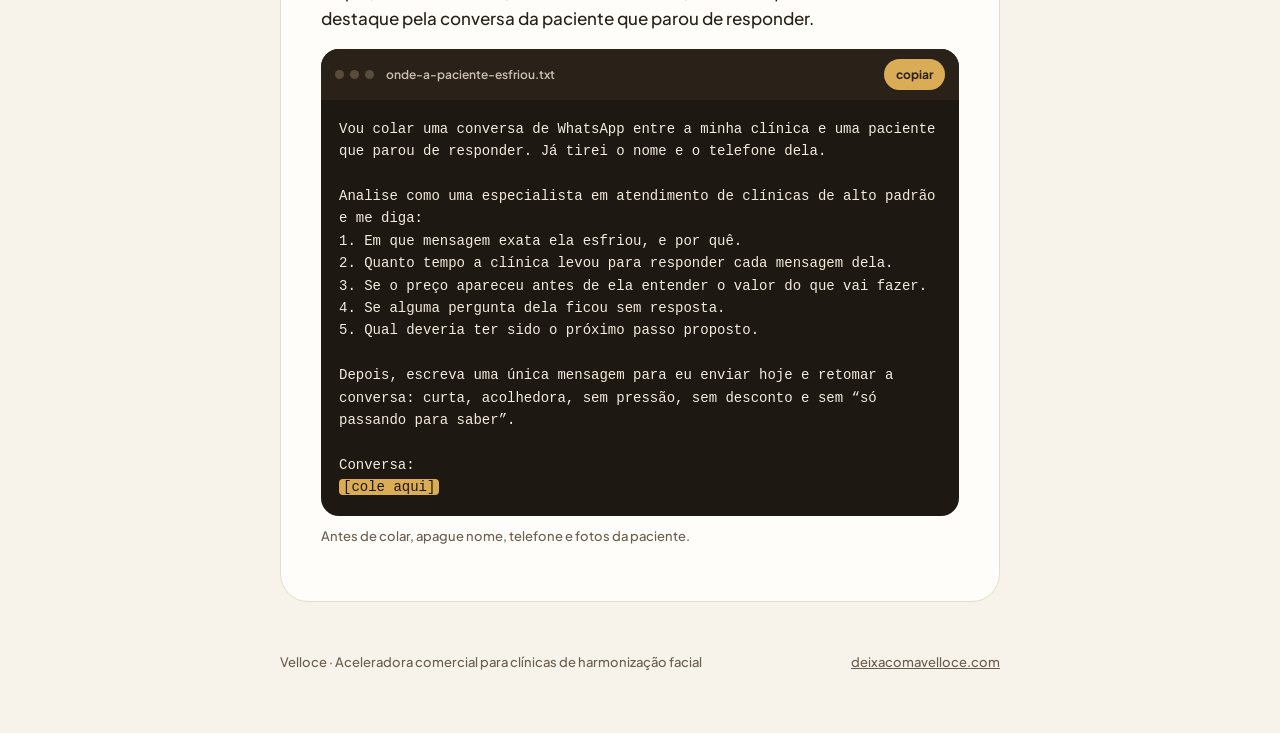
<file: kit/index.html>
<!doctype html>
<html lang="pt-BR">
<head>
<meta charset="utf-8">
<meta name="viewport" content="width=device-width, initial-scale=1, viewport-fit=cover">
<title>Kit Vou Pensar · Velloce</title>
<meta name="description" content="A conversa para usar no consultório, as mensagens de retorno prontas e uma calculadora que mostra quanto o “vou pensar” custa para a sua clínica.">
<meta name="theme-color" content="#F7F2EA">
<meta property="og:type" content="website">
<meta property="og:url" content="https://deixacomavelloce.com/kit/">
<meta property="og:title" content="Kit Vou Pensar">
<meta property="og:description" content="A conversa, as mensagens de retorno e a calculadora do “vou pensar”.">
<meta property="og:image" content="https://deixacomavelloce.com/kit/og.jpg">
<meta property="og:image:width" content="1200"><meta property="og:image:height" content="630">
<meta name="twitter:card" content="summary_large_image">
<link rel="icon" href="/favicon.svg" type="image/svg+xml">
<link rel="apple-touch-icon" href="/apple-touch-icon.png">
<link rel="preconnect" href="https://fonts.googleapis.com"><link rel="preconnect" href="https://fonts.gstatic.com" crossorigin>
<link rel="stylesheet" href="https://fonts.googleapis.com/css2?family=Bodoni+Moda:ital,opsz,wght@0,6..96,500..700;1,6..96,500..700&family=Plus+Jakarta+Sans:wght@400;500;600;700;800&display=swap">
<link rel="stylesheet" href="/kit/kit.css">
</head>
<body>
<div class="w">

<header class="top">
 <a class="logo" href="/"><svg width="28" height="26" viewBox="0 0 304 286" aria-hidden="true"><path fill="#8A7458" d="M0 35 L41 35 C41 150 75 200 149 240 L149 286 C60 245 0 160 0 35 Z"/><path fill="#D9AC55" d="M263 0 L304 0 C304 160 245 245 149 286 L149 240 C225 200 263 140 263 0 Z"/></svg><span>VELLOCE</span></a>
 <small>Kit Vou Pensar</small>
</header>

<section class="hero">
 <p class="cap">Kit gratuito · para clínicas de harmonização facial</p>
 <h1>“Vou pensar” quase nunca é um <em>não.</em></h1>
 <p class="lead">É uma conversa que ainda não terminou. Este kit é para você terminar essa conversa: dentro do consultório e nos dias seguintes.</p>
 <nav class="indice">
  <a href="#conversa"><b>01</b>A conversa no consultório</a>
  <a href="#mensagens"><b>02</b>As 3 mensagens de retorno</a>
  <a href="#calculadora"><b>03</b>A calculadora</a>
  <a href="#bonus"><b>04</b>Bônus: onde ela esfriou</a>
 </nav>
</section>

<section id="conversa" class="bloco">
 <div class="titulo"><span class="n">01</span><div><p class="cap">No consultório</p><h2>A conversa</h2></div><img src="/kit/cadeado.png" alt="" width="96" height="96"></div>
 <p>Quando ela disser “vou pensar”, não aceite de primeira. Na maioria das vezes, alguma coisa ficou travada e ela não teve coragem de falar. Pergunte com leveza:</p>
 <blockquote class="fala destaque">“Claro, Maria. Mas me ajuda a entender uma coisa: é mais pela questão do valor ou ficou alguma dúvida sobre o resultado?”</blockquote>
 <p class="dim">Pronto. Ela vai te dizer qual das duas é. Isso é isolar a objeção.</p>

 <div class="casos">
  <article class="caso">
   <h3>Se for <span>valor</span></h3>
   <p>Ela já quer fazer, só não sabe como encaixar no orçamento.</p>
   <blockquote class="fala">“Entendo. Vamos ver juntas uma forma que caiba para você? Dá para fazer por etapas ou dividir em mais de um cartão.”</blockquote>
  </article>
  <article class="caso">
   <h3>Se for <span>medo de ficar artificial</span></h3>
   <p>Resolva ali mesmo. Se ela levar esse medo para casa, ninguém vai explicar o seu trabalho do jeito que você explica.</p>
   <blockquote class="fala">“Faz todo sentido ter esse cuidado. Deixa eu te mostrar casos parecidos com o seu, para você ver como fica natural.”</blockquote>
  </article>
  <article class="caso">
   <h3>Se for <span>“preciso falar com meu marido”</span></h3>
   <p>Ajude ela a levar as respostas, em vez de levar só a dúvida.</p>
   <blockquote class="fala">“Claro. E o que você acha que ele vai perguntar? Assim eu já te ajudo a levar as respostas.”</blockquote>
  </article>
 </div>

 <div class="retorno">
  <h3>Se mesmo assim ela quiser ir para casa</h3>
  <p>Tudo bem. Mas não deixe ela sair sem combinar o retorno. Se não combinar nada, ela não vai mais te responder.</p>
  <blockquote class="fala">“Combinado, Maria. Te chamo na quarta, às 14h, para a gente fechar o seu plano. Pode ser por aqui mesmo?”</blockquote>
 </div>
</section>

<section id="mensagens" class="bloco">
 <div class="titulo"><span class="n">02</span><div><p class="cap">Depois que ela sai</p><h2>As 3 mensagens de retorno</h2></div><img src="/kit/celular.png" alt="" width="96" height="96"></div>
 <p>Copie, troque os nomes entre colchetes e envie. Nenhuma delas dá rota de fuga: cada uma isola a objeção ou oferece duas opções.</p>
 <div class="msgs">
  <div class="msg"><div class="quando">Dia seguinte</div><p id="m1">Oi, Maria! Aqui é a [nome], da clínica da Dra. [nome]. Fiquei pensando na nossa conversa e separei casos parecidos com o seu para você ver com calma. Posso te mandar?</p><button class="copy" data-c="m1">Copiar mensagem</button></div>
  <div class="msg"><div class="quando">3º dia</div><p id="m2">Maria, quero te ajudar a decidir com tranquilidade. Hoje, o que pesa mais para você: a forma de pagamento ou alguma dúvida sobre o resultado?</p><button class="copy" data-c="m2">Copiar mensagem</button></div>
  <div class="msg"><div class="quando">7º dia</div><p id="m3">Maria, a Dra. [nome] tem dois horários na próxima semana para a gente seguir com o seu plano: terça às 10h ou quinta às 15h. Qual fica melhor para você?</p><button class="copy" data-c="m3">Copiar mensagem</button></div>
 </div>
</section>

<section id="calculadora" class="bloco calc">
 <div class="titulo"><span class="n">03</span><div><p class="cap">Faça a conta</p><h2>Quanto o “vou pensar” custa para a sua clínica?</h2></div><img src="/kit/cartoes.png" alt="" width="96" height="96"></div>
 <form id="calc" class="campos" novalidate>
  <label>Quantas avaliações você faz por mês?<input id="av" type="number" inputmode="numeric" min="0" placeholder="Ex.: 40"></label>
  <label>Dessas, quantas saem dizendo “vou pensar”?<input id="vp" type="number" inputmode="numeric" min="0" placeholder="Ex.: 15"></label>
  <label>Qual o seu ticket médio de procedimento?<span class="moeda"><i>R$</i><input id="tk" type="text" inputmode="numeric" placeholder="Ex.: 4.500"></span></label>
 </form>
 <div id="res" class="resultado" hidden>
  <p>Hoje, o “vou pensar” deixa cerca de</p>
  <div class="big"><span id="rMes">R$ 0</span><small>por mês na mesa</small></div>
  <p>São <b id="rAno">R$ 0</b> por ano.</p>
  <div class="recupera">Se você recuperar só <b>1 em cada 3</b> dessas pacientes, são <b id="rRec">R$ 0</b> a mais por mês.</div>
  <p class="nota">Conta ilustrativa: pacientes que dizem “vou pensar” multiplicadas pelo seu ticket médio. Não é promessa de resultado.</p>
 </div>
 <p id="aviso" class="nota">Preencha os três campos para ver o resultado.</p>
</section>

<section id="juan" class="juan">
 <img class="foto" src="/img/juan.jpg" alt="Juan Botelho" width="700" height="883">
 <div>
  <p class="cap">Quem preparou este kit</p>
  <h2>Juan Botelho, da Velloce</h2>
  <p>A Velloce é a aceleradora comercial de clínicas de harmonização facial. A gente encontra em que ponto a sua clínica perde pacientes, do primeiro contato ao fechamento, e corrige.</p>
  <p class="slogan">Onde o cuidado encontra agilidade.</p>
  <form id="f" name="kit-vou-pensar" class="form" data-netlify="true" netlify-honeypot="empresa">
   <input type="hidden" name="form-name" value="kit-vou-pensar">
   <label>Seu nome<input name="nome" required autocomplete="name"></label>
   <label>Nome da clínica<input name="clinica" required autocomplete="organization"></label>
   <label>Cidade<input name="cidade" required autocomplete="address-level2"></label>
   <button type="submit" class="cta">Quero conversar com o Juan</button>
   <p class="nota">Abre o WhatsApp do Juan com a sua mensagem pronta.</p>
  </form>
  <div id="ok" class="ok" hidden>Abrindo o WhatsApp… Se não abrir, <a id="wa" href="https://wa.me/5547992571981">toque aqui</a>.</div>
 </div>
</section>

<section id="bonus" class="bloco">
 <div class="titulo"><span class="n">04</span><div><p class="cap">Bônus</p><h2>Descubra em que mensagem a paciente esfriou</h2></div><img src="/kit/casa.png" alt="" width="96" height="96"></div>
 <p>O texto abaixo é um prompt: uma instrução pronta para a inteligência artificial. Copie, abra o ChatGPT, o Claude ou o Gemini, cole e troque o trecho em destaque pela conversa da paciente que parou de responder.</p>
 <div class="term">
  <div class="tb"><i></i><i></i><i></i><span>onde-a-paciente-esfriou.txt</span><button class="copy mini" data-c="p2">copiar</button></div>
<pre id="p2">Vou colar uma conversa de WhatsApp entre a minha clínica e uma paciente que parou de responder. Já tirei o nome e o telefone dela.

Analise como uma especialista em atendimento de clínicas de alto padrão e me diga:
1. Em que mensagem exata ela esfriou, e por quê.
2. Quanto tempo a clínica levou para responder cada mensagem dela.
3. Se o preço apareceu antes de ela entender o valor do que vai fazer.
4. Se alguma pergunta dela ficou sem resposta.
5. Qual deveria ter sido o próximo passo proposto.

Depois, escreva uma única mensagem para eu enviar hoje e retomar a conversa: curta, acolhedora, sem pressão, sem desconto e sem “só passando para saber”.

Conversa:
<mark>[cole aqui]</mark></pre>
 </div>
 <p class="nota">Antes de colar, apague nome, telefone e fotos da paciente.</p>
</section>

<footer class="rod">
 <span>Velloce · Aceleradora comercial para clínicas de harmonização facial</span>
 <a href="/">deixacomavelloce.com</a>
</footer>
</div>
<script src="/kit/kit.js" defer></script>
</body>
</html>
</file>
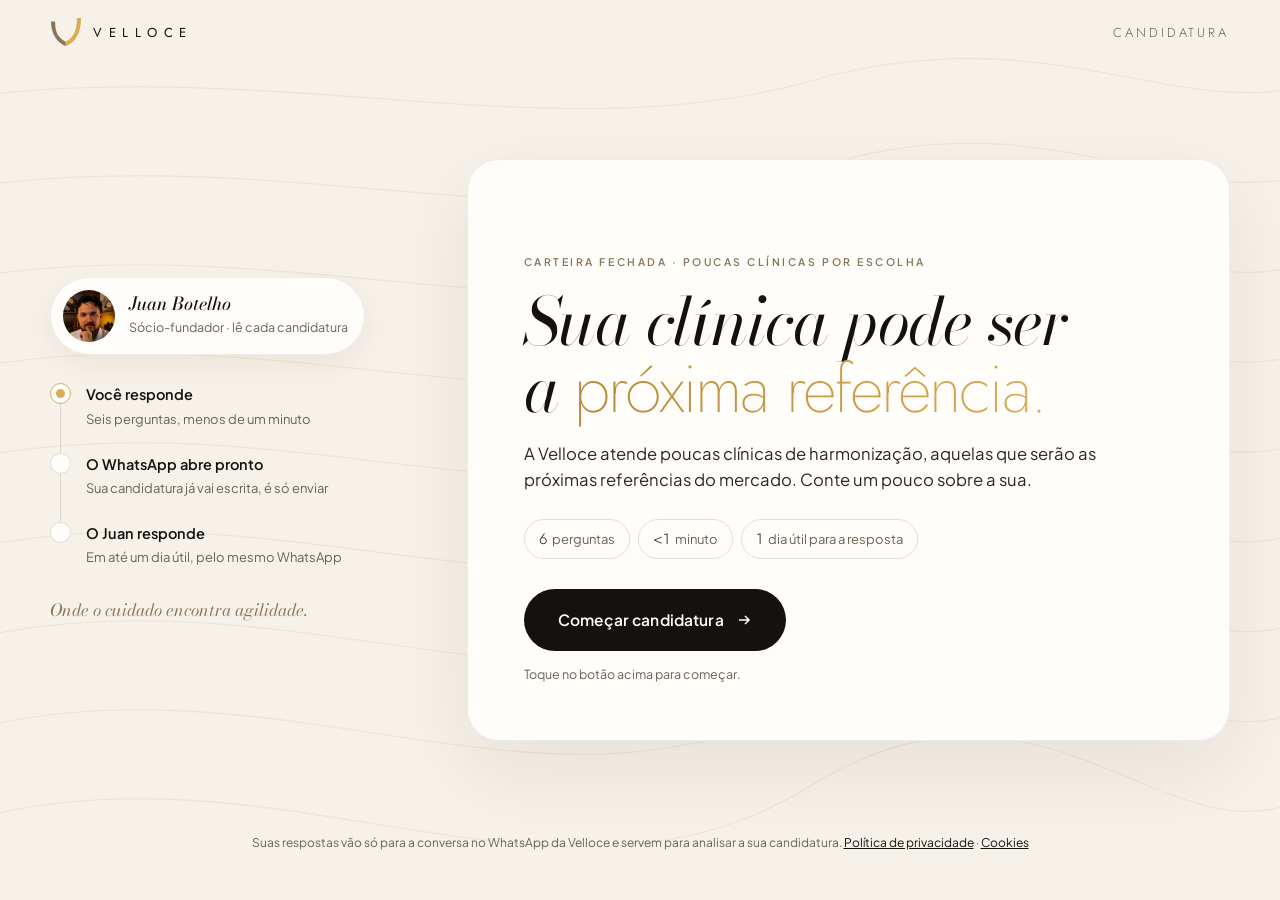
<file: candidatura.html>
<!DOCTYPE html>
<html lang="pt-BR">
<head>
<meta charset="utf-8">
<meta name="viewport" content="width=device-width, initial-scale=1, viewport-fit=cover">
<title>Candidatura · Velloce</title>
<meta name="description" content="Candidate a sua clínica de harmonização à carteira da Velloce. Seis perguntas, menos de um minuto, resposta do Juan Botelho em até um dia útil.">
<meta name="robots" content="noindex, follow">
<meta name="theme-color" content="#F6F1E9">
<meta name="format-detection" content="telephone=no">
<link rel="canonical" href="https://deixacomavelloce.com/candidatura">
<link rel="icon" href="favicon.svg" type="image/svg+xml">
<link rel="apple-touch-icon" href="apple-touch-icon.png">
<meta property="og:type" content="website">
<meta property="og:locale" content="pt_BR">
<meta property="og:site_name" content="Velloce">
<meta property="og:title" content="Candidatura · Velloce">
<meta property="og:description" content="Sua clínica pode ser a próxima referência da harmonização. Candidate em menos de um minuto.">
<meta property="og:url" content="https://deixacomavelloce.com/candidatura">
<meta property="og:image" content="https://deixacomavelloce.com/img/og.jpg">
<script src="js/consent.js"></script>
<link rel="preconnect" href="https://fonts.googleapis.com">
<link rel="preconnect" href="https://fonts.gstatic.com" crossorigin>
<link href="https://fonts.googleapis.com/css2?family=Bodoni+Moda:ital,opsz,wght@0,6..96,400..600;1,6..96,400..600&family=Jost:wght@200..500&family=Plus+Jakarta+Sans:wght@400;500;600&display=swap" rel="stylesheet">
<link rel="stylesheet" href="css/candidatura.css">
</head>
<body>
<svg class="topo" viewBox="0 0 1200 900" preserveAspectRatio="xMidYMid slice" aria-hidden="true"><g id="topo-g"></g></svg>

<header class="cd-top">
  <a class="cd-brand" href="/" aria-label="Velloce, página inicial">
    <svg viewBox="0 0 304 286" aria-hidden="true"><path class="lv" fill="#8A7458" d="M0 35 L41 35 C41 150 75 200 149 240 L149 286 C60 245 0 160 0 35 Z"/><path class="rv" fill="#D9AC55" d="M263 0 L304 0 C304 160 245 245 149 286 L149 240 C225 200 263 140 263 0 Z"/></svg>
    <b>VELLOCE</b>
  </a>
  <div class="cd-count" id="count" aria-live="polite"><span>Candidatura</span></div>
</header>

<main class="cd" id="conteudo">
  <aside class="cd-side" aria-label="Quem analisa a sua candidatura">
    <div class="juan">
      <img src="img/juan.jpg" alt="Juan Botelho, sócio-fundador da Velloce" width="700" height="883">
      <div>
        <b>Juan Botelho</b>
        <span>Sócio-fundador · lê cada candidatura</span>
      </div>
    </div>
    <ol class="trilha" id="trilha">
      <li data-k="0"><i></i><div><b>Você responde</b><span>Seis perguntas, menos de um minuto</span></div></li>
      <li data-k="1"><i></i><div><b>O WhatsApp abre pronto</b><span>Sua candidatura já vai escrita, é só enviar</span></div></li>
      <li data-k="2"><i></i><div><b>O Juan responde</b><span>Em até um dia útil, pelo mesmo WhatsApp</span></div></li>
    </ol>
    <p class="sign">Onde o cuidado encontra agilidade.</p>
  </aside>

  <section class="cd-stage" aria-live="polite">
    <div class="prog" id="prog" aria-hidden="true"><i></i><i></i><i></i><i></i><i></i><i></i></div>
    <form id="cf" novalidate autocomplete="on">

      <!-- 0. abertura -->
      <div class="step on" data-step="intro">
        <p class="eyebrow">Carteira fechada · poucas clínicas por escolha</p>
        <h1 class="big">Sua clínica pode ser a <em>próxima referência.</em></h1>
        <p class="lead">A Velloce atende poucas clínicas de harmonização, aquelas que serão as próximas referências do mercado. Conte um pouco sobre a sua.</p>
        <div class="chips-info"><span><b>6</b> perguntas</span><span><b>&lt;1</b> minuto</span><span><b>1</b> dia útil para a resposta</span></div>
        <button type="button" class="go" data-next>Começar candidatura
          <svg viewBox="0 0 16 16" fill="none" stroke="currentColor" stroke-width="1.5" aria-hidden="true"><path d="M3 8h10M9 4l4 4-4 4"/></svg></button>
        <p class="tiny">Toque no botão acima para começar.</p>
      </div>

      <!-- 1 -->
      <div class="step" data-step="1" data-req="nome">
        <p class="qn">01</p>
        <label class="q" for="nome">Como podemos te chamar?</label>
        <input class="in" id="nome" name="nome" autocomplete="name" maxlength="80" placeholder="Seu nome" enterkeyhint="next">
        <p class="err" role="alert"></p>
        <div class="nav"><button type="button" class="back" data-back>Voltar</button><button type="button" class="go" data-next>Continuar <kbd>Enter ↵</kbd></button></div>
      </div>

      <!-- 2 -->
      <div class="step" data-step="2" data-req="clinica">
        <p class="qn">02</p>
        <label class="q" for="clinica">Qual é o nome da sua clínica?</label>
        <input class="in" id="clinica" name="clinica" autocomplete="organization" maxlength="100" placeholder="Nome da clínica" enterkeyhint="next">
        <p class="err" role="alert"></p>
        <div class="nav"><button type="button" class="back" data-back>Voltar</button><button type="button" class="go" data-next>Continuar <kbd>Enter ↵</kbd></button></div>
      </div>

      <!-- 3 -->
      <div class="step" data-step="3" data-req="cidade">
        <p class="qn">03</p>
        <p class="q">Onde você atende?</p>
        <div class="pair">
          <label class="sm-l">Cidade<input class="in" id="cidade" name="cidade" autocomplete="address-level2" maxlength="60" placeholder="Ex.: Balneário Camboriú" enterkeyhint="next"></label>
          <label class="sm-l">Instagram da clínica <em>opcional</em><input class="in" id="instagram" name="instagram" maxlength="40" placeholder="@suaclinica" autocapitalize="off" spellcheck="false" enterkeyhint="next"></label>
        </div>
        <p class="err" role="alert"></p>
        <div class="nav"><button type="button" class="back" data-back>Voltar</button><button type="button" class="go" data-next>Continuar <kbd>Enter ↵</kbd></button></div>
      </div>

      <!-- 4 -->
      <div class="step" data-step="4" data-pick="faturamento">
        <p class="qn">04</p>
        <p class="q">Quanto a clínica fatura por mês, em média?</p>
        <div class="opts" role="radiogroup" aria-label="Faturamento mensal">
          <button type="button" class="opt" data-v="Até R$ 25 mil"><i></i>Até R$ 25 mil</button>
          <button type="button" class="opt" data-v="De R$ 25 a 50 mil"><i></i>De R$ 25 a 50 mil</button>
          <button type="button" class="opt" data-v="De R$ 50 a 100 mil"><i></i>De R$ 50 a 100 mil</button>
          <button type="button" class="opt" data-v="Acima de R$ 100 mil"><i></i>Acima de R$ 100 mil</button>
        </div>
        <p class="hint">Toque em uma opção. A próxima pergunta abre sozinha.</p>
        <div class="nav"><button type="button" class="back" data-back>Voltar</button></div>
      </div>

      <!-- 5 -->
      <div class="step" data-step="5" data-pick="anuncios">
        <p class="qn">05</p>
        <p class="q">Você já investe em anúncios?</p>
        <div class="opts two" role="radiogroup" aria-label="Investe em anúncios">
          <button type="button" class="opt" data-v="Sim"><i></i>Sim, já invisto</button>
          <button type="button" class="opt" data-v="Ainda não"><i></i>Ainda não</button>
        </div>
        <p class="hint">Toque em uma opção.</p>
        <div class="nav"><button type="button" class="back" data-back>Voltar</button></div>
      </div>

      <!-- 6 -->
      <div class="step" data-step="6" data-pick="casos">
        <p class="qn">06</p>
        <p class="q">Você tem casos de antes e depois full face?</p>
        <div class="opts" role="radiogroup" aria-label="Casos de antes e depois">
          <button type="button" class="opt" data-v="Sim, e posso divulgar"><i></i>Sim, e posso divulgar</button>
          <button type="button" class="opt" data-v="Sim, mas ainda não divulgo"><i></i>Sim, mas ainda não divulgo</button>
          <button type="button" class="opt" data-v="Ainda não"><i></i>Ainda não</button>
        </div>
        <p class="hint">Última pergunta.</p>
        <div class="nav"><button type="button" class="back" data-back>Voltar</button></div>
      </div>

      <!-- 7. revisão e envio -->
      <div class="step" data-step="fim">
        <p class="eyebrow">Tudo pronto</p>
        <h2 class="big sm"><span id="ola">Falta só enviar.</span></h2>
        <dl class="resumo" id="resumo"></dl>
        <button type="submit" class="go wa" id="enviar">
          <svg viewBox="0 0 24 24" aria-hidden="true"><path fill="currentColor" d="M12 2a10 10 0 0 0-8.6 15.1L2 22l5-1.3A10 10 0 1 0 12 2Zm0 18.2a8.2 8.2 0 0 1-4.2-1.2l-.3-.2-3 .8.8-2.9-.2-.3A8.2 8.2 0 1 1 12 20.2Zm4.5-6.1c-.2-.1-1.5-.7-1.7-.8s-.4-.1-.6.1-.7.8-.8 1-.3.2-.5.1a6.7 6.7 0 0 1-3.3-2.9c-.3-.4.2-.4.7-1.4a.5.5 0 0 0 0-.4l-.8-1.8c-.2-.5-.4-.4-.6-.4h-.5a1 1 0 0 0-.7.3 3 3 0 0 0-.9 2.2 5.2 5.2 0 0 0 1.1 2.7 11.8 11.8 0 0 0 4.5 4c1.7.7 2.3.8 3.1.7a2.7 2.7 0 0 0 1.8-1.3 2.2 2.2 0 0 0 .2-1.3c-.1-.1-.3-.2-.5-.3Z"/></svg>
          Enviar candidatura no WhatsApp</button>
        <p class="tiny">O WhatsApp abre com a sua candidatura já escrita. Lá, é só tocar em enviar.</p>
        <div class="nav"><button type="button" class="back" data-back>Voltar e mudar</button></div>
      </div>

      <!-- 8. depois de enviar -->
      <div class="step" data-step="ok">
        <div class="selo" aria-hidden="true"><svg viewBox="0 0 304 286"><path fill="#8A7458" d="M0 35 L41 35 C41 150 75 200 149 240 L149 286 C60 245 0 160 0 35 Z"/><path fill="#D9AC55" d="M263 0 L304 0 C304 160 245 245 149 286 L149 240 C225 200 263 140 263 0 Z"/></svg></div>
        <h2 class="big sm">Agora é com o <em>Juan.</em></h2>
        <p class="lead">Se você enviou a mensagem no WhatsApp, a sua candidatura chegou. Ele responde em até um dia útil, por lá mesmo.</p>
        <a class="go ghost" id="walink" href="#" target="_blank" rel="noopener">O WhatsApp não abriu? Toque aqui</a>
        <p class="tiny"><a href="/">Conhecer a Velloce</a></p>
      </div>
    </form>
  </section>
</main>

<p class="priv">Suas respostas vão só para a conversa no WhatsApp da Velloce e servem para analisar a sua candidatura. <a href="politica-de-privacidade.html">Política de privacidade</a> · <a href="#" data-cookies>Cookies</a></p>

<div class="cookies" id="cookies" role="dialog" aria-live="polite" aria-label="Cookies" hidden>
  <div class="ck-in">
    <p class="ck-t"><b>Cookies, com a sua permissão.</b> Usamos cookies para medir as visitas e mostrar a Velloce a quem tem o perfil certo. Os essenciais fazem o site funcionar; os outros só entram se você aceitar. <a href="politica-de-privacidade.html#cookies">Saiba mais</a></p>
    <div class="ck-prefs" id="ck-prefs" hidden>
      <label class="ck-op"><input type="checkbox" checked disabled><span><b>Essenciais</b>Guardam a sua escolha e mantêm o site funcionando. Sempre ativos.</span></label>
      <label class="ck-op"><input type="checkbox" id="ck-an"><span><b>Medição</b>Contam visitas e páginas vistas, sem identificar você pelo nome.</span></label>
      <label class="ck-op"><input type="checkbox" id="ck-mk"><span><b>Marketing</b>Meta e Google: anúncios para quem visitou e a origem da visita (campanha).</span></label>
      <button type="button" class="ckbtn ghost" id="ck-save">Salvar escolha</button>
    </div>
    <div class="ck-bt">
      <button type="button" class="ck-l" id="ck-cfg">Personalizar</button>
      <button type="button" class="ckbtn ghost" id="ck-none">Só essenciais</button>
      <button type="button" class="ckbtn" id="ck-all">Aceitar todos</button>
    </div>
  </div>
</div>
<script src="js/candidatura.js"></script>
</body>
</html>
</file>
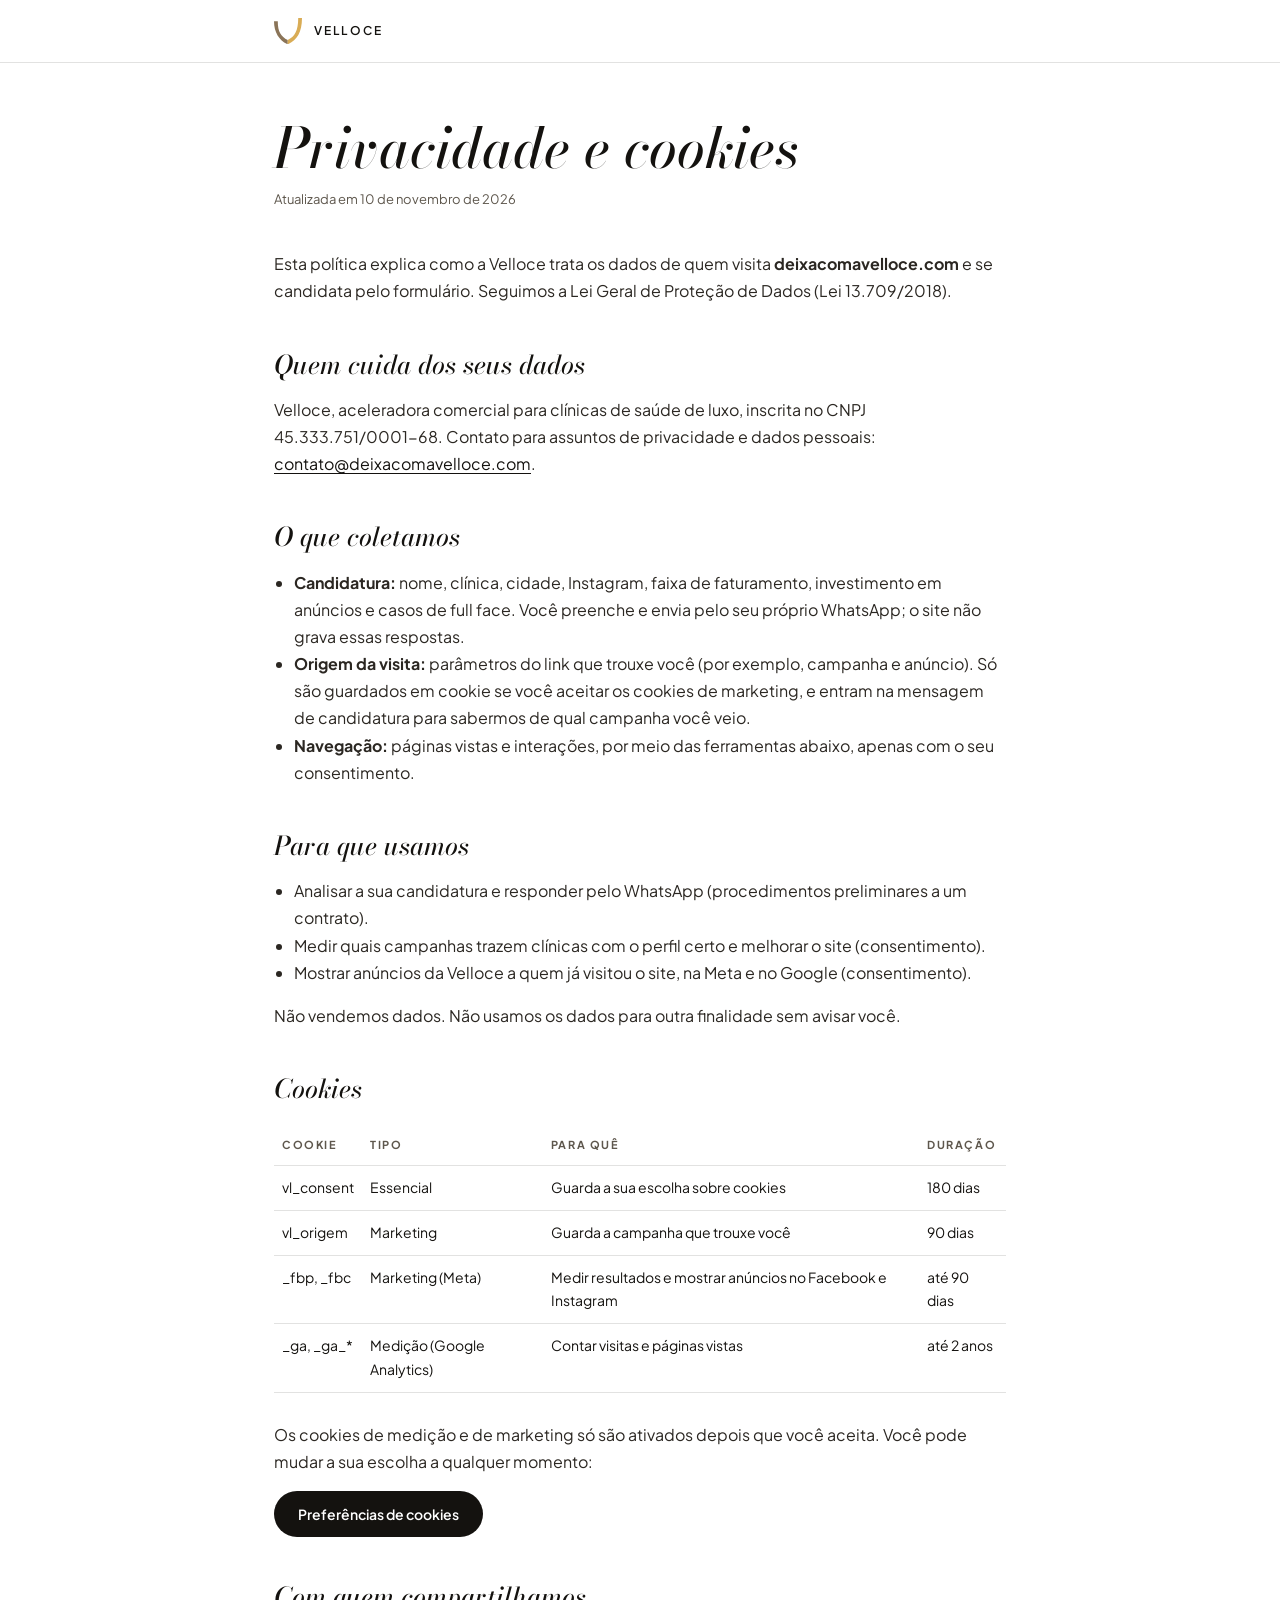
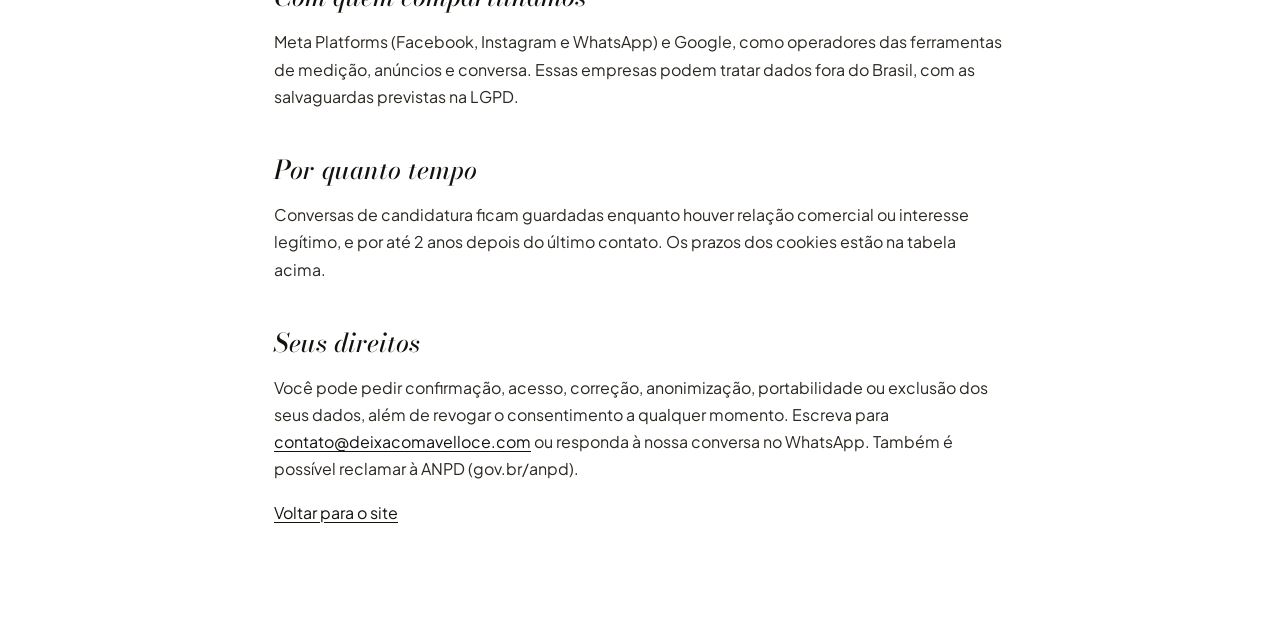
<file: politica-de-privacidade.html>
<!DOCTYPE html>
<html lang="pt-BR">
<head>
<meta charset="utf-8">
<meta name="viewport" content="width=device-width, initial-scale=1">
<title>Política de privacidade e cookies · Velloce</title>
<meta name="description" content="Como a Velloce trata os dados de quem visita o site e se candidata: o que coletamos, por quê, por quanto tempo e como exercer seus direitos pela LGPD.">
<link rel="canonical" href="https://deixacomavelloce.com/politica-de-privacidade.html">
<link rel="icon" href="/favicon.svg" type="image/svg+xml">
<link href="https://fonts.googleapis.com/css2?family=Bodoni+Moda:ital,opsz,wght@1,6..96,500&family=Plus+Jakarta+Sans:wght@400;600&display=swap" rel="stylesheet">
<link rel="stylesheet" href="/css/legal.css">

<script src="/js/consent.js"></script>
</head>
<body>
<header><a href="/"><svg viewBox="0 0 304 286" aria-hidden="true"><path fill="#8A7458" d="M0 35 L41 35 C41 150 75 200 149 240 L149 286 C60 245 0 160 0 35 Z"/><path fill="#D9AC55" d="M263 0 L304 0 C304 160 245 245 149 286 L149 240 C225 200 263 140 263 0 Z"/></svg>Velloce</a></header>
<main>
<h1>Privacidade e cookies</h1>
<p class="upd">Atualizada em 10 de novembro de 2026</p>

<p>Esta política explica como a Velloce trata os dados de quem visita <b>deixacomavelloce.com</b> e se candidata pelo formulário. Seguimos a Lei Geral de Proteção de Dados (Lei 13.709/2018).</p>

<h2>Quem cuida dos seus dados</h2>
<p>Velloce, aceleradora comercial para clínicas de saúde de luxo, inscrita no CNPJ 45.333.751/0001-68. Contato para assuntos de privacidade e dados pessoais: <a href="mailto:contato@deixacomavelloce.com">contato@deixacomavelloce.com</a>.</p>

<h2>O que coletamos</h2>
<ul>
<li><b>Candidatura:</b> nome, clínica, cidade, Instagram, faixa de faturamento, investimento em anúncios e casos de full face. Você preenche e envia pelo seu próprio WhatsApp; o site não grava essas respostas.</li>
<li><b>Origem da visita:</b> parâmetros do link que trouxe você (por exemplo, campanha e anúncio). Só são guardados em cookie se você aceitar os cookies de marketing, e entram na mensagem de candidatura para sabermos de qual campanha você veio.</li>
<li><b>Navegação:</b> páginas vistas e interações, por meio das ferramentas abaixo, apenas com o seu consentimento.</li>
</ul>

<h2>Para que usamos</h2>
<ul>
<li>Analisar a sua candidatura e responder pelo WhatsApp (procedimentos preliminares a um contrato).</li>
<li>Medir quais campanhas trazem clínicas com o perfil certo e melhorar o site (consentimento).</li>
<li>Mostrar anúncios da Velloce a quem já visitou o site, na Meta e no Google (consentimento).</li>
</ul>
<p>Não vendemos dados. Não usamos os dados para outra finalidade sem avisar você.</p>

<h2 id="cookies">Cookies</h2>
<div class="wrap"><table>
<thead><tr><th>Cookie</th><th>Tipo</th><th>Para quê</th><th>Duração</th></tr></thead>
<tbody>
<tr><td>vl_consent</td><td>Essencial</td><td>Guarda a sua escolha sobre cookies</td><td>180 dias</td></tr>
<tr><td>vl_origem</td><td>Marketing</td><td>Guarda a campanha que trouxe você</td><td>90 dias</td></tr>
<tr><td>_fbp, _fbc</td><td>Marketing (Meta)</td><td>Medir resultados e mostrar anúncios no Facebook e Instagram</td><td>até 90 dias</td></tr>
<tr><td>_ga, _ga_*</td><td>Medição (Google Analytics)</td><td>Contar visitas e páginas vistas</td><td>até 2 anos</td></tr>
</tbody></table></div>
<p>Os cookies de medição e de marketing só são ativados depois que você aceita. Você pode mudar a sua escolha a qualquer momento:</p>
<p><button type="button" data-cookies>Preferências de cookies</button></p>

<h2>Com quem compartilhamos</h2>
<p>Meta Platforms (Facebook, Instagram e WhatsApp) e Google, como operadores das ferramentas de medição, anúncios e conversa. Essas empresas podem tratar dados fora do Brasil, com as salvaguardas previstas na LGPD.</p>

<h2>Por quanto tempo</h2>
<p>Conversas de candidatura ficam guardadas enquanto houver relação comercial ou interesse legítimo, e por até 2 anos depois do último contato. Os prazos dos cookies estão na tabela acima.</p>

<h2>Seus direitos</h2>
<p>Você pode pedir confirmação, acesso, correção, anonimização, portabilidade ou exclusão dos seus dados, além de revogar o consentimento a qualquer momento. Escreva para <a href="mailto:contato@deixacomavelloce.com">contato@deixacomavelloce.com</a> ou responda à nossa conversa no WhatsApp. Também é possível reclamar à ANPD (gov.br/anpd).</p>

<p><a href="/">Voltar para o site</a></p>
</main>

<div class="cookies" id="cookies" role="dialog" aria-live="polite" aria-label="Cookies" hidden>
  <div class="ck-in">
    <p class="ck-t"><b>Cookies, com a sua permissão.</b> Usamos cookies para medir as visitas e mostrar a Velloce a quem tem o perfil certo. Os essenciais fazem o site funcionar; os outros só entram se você aceitar.</p>
    <div class="ck-prefs" id="ck-prefs" hidden>
      <label class="ck-op"><input type="checkbox" checked disabled><span><b>Essenciais</b>Guardam a sua escolha e mantêm o site funcionando. Sempre ativos.</span></label>
      <label class="ck-op"><input type="checkbox" id="ck-an"><span><b>Medição</b>Contam visitas e páginas vistas, sem identificar você pelo nome.</span></label>
      <label class="ck-op"><input type="checkbox" id="ck-mk"><span><b>Marketing</b>Meta e Google: anúncios para quem visitou e a origem da visita (campanha).</span></label>
      <button type="button" class="btn btn-ghost ck-b" id="ck-save">Salvar escolha</button>
    </div>
    <div class="ck-bt">
      <button type="button" class="ck-l" id="ck-cfg">Personalizar</button>
      <button type="button" class="btn btn-ghost ck-b" id="ck-none">Só essenciais</button>
      <button type="button" class="btn ck-b" id="ck-all">Aceitar todos</button>
    </div>
  </div>
</div>
</body>
</html>
</file>
<file: css/site.css>
html.noloader .loader{display:none}
html:not(.js) .loader{display:none}

:root{
  --ink:var(--bg); --ink2:#14120F; --ivory:var(--fg); --muted:#5E574D; --line:rgba(20,18,15,.12);
  --taupe:#8A7458; --gold:#D9AC55; --gold2:#F1D79C; --ink-on-ivory:#1A1712; --muted-on-ivory:#5E5040;
  --serif:'Bodoni Moda',Georgia,serif; --display:'Jost',system-ui,sans-serif; --sans:'Plus Jakarta Sans',system-ui,sans-serif;
  --vh:100vh;
  --fg:#14120F;--fg-rgb:20,18,15;--bg:#FFFFFF;--bg-rgb:255,255,255;
}
.dark,.loader{--fg:#F3EEE6;--fg-rgb:243,238,230;--bg:#0A0908;--bg-rgb:10,9,8;--muted:#A9A196;--line:rgba(243,238,230,.14);background:var(--bg);color:var(--fg)}
@supports (height:100svh){:root{--vh:100svh}}
*{box-sizing:border-box}
html{scroll-behavior:smooth}
body{margin:0;background:var(--ink);color:var(--fg);font-family:var(--sans);font-weight:400;line-height:1.55;overflow-x:clip;-webkit-font-smoothing:antialiased}
a{color:var(--gold)}a:hover{color:var(--gold2)}
::selection{background:var(--gold);color:var(--ink)}
[data-p]{--p:0}
.wrap{width:min(1240px,100% - 48px);margin-inline:auto}
.eyebrow{font:600 10.5px/1.4 var(--sans);letter-spacing:.24em;text-transform:uppercase;color:rgba(var(--fg-rgb),.62)}
.serif{font-family:var(--serif);font-style:italic;font-weight:400;letter-spacing:-.01em}
.btn{display:inline-flex;align-items:center;justify-content:center;gap:10px;min-height:52px;padding:0 26px;border-radius:999px;font-family:var(--sans);font-weight:600;font-size:13.5px;letter-spacing:.02em;text-decoration:none;transition:transform .4s cubic-bezier(.2,.8,.2,1),background .3s,color .3s,border-color .3s;cursor:pointer;border:1px solid transparent}
.btn-gold{background:var(--fg);color:var(--bg)}
.btn-gold:hover{background:#fff;color:var(--bg);transform:translateY(-1px)}
.btn-ghost{border-color:var(--line);color:var(--fg)}
.btn-ghost:hover{border-color:rgba(var(--fg-rgb),.6);color:#fff}
.btn svg{width:16px;height:16px}

/* revelar ao entrar na tela */
.js .rv{opacity:0;transform:scale(1.02);filter:blur(10px);transition:opacity 1s cubic-bezier(.2,.7,.2,1),transform 1s cubic-bezier(.2,.7,.2,1),filter 1s}
.js h2.rv{opacity:1;filter:none;transform:none;clip-path:inset(0 100% 0 0);transition:clip-path 1.3s cubic-bezier(.6,0,.2,1)}
.js h2.rv.in{clip-path:inset(0 0 -.2em 0)}
.js .rv.in{opacity:1;transform:none;filter:none}
.js .rv.d1{transition-delay:.12s}.js .rv.d2{transition-delay:.24s}.js .rv.d3{transition-delay:.36s}.js .rv.d4{transition-delay:.48s}

/* topo */
.top{position:fixed;inset:0 0 auto 0;z-index:50;display:flex;align-items:center;justify-content:space-between;gap:16px;padding:14px max(24px,4vw);transition:background .4s,backdrop-filter .4s,border-color .4s;border-bottom:1px solid transparent}
.top.solid{background:rgba(var(--bg-rgb),.72);backdrop-filter:blur(14px);-webkit-backdrop-filter:blur(14px);border-color:var(--line)}
.brand{display:flex;align-items:center;gap:12px;text-decoration:none;color:var(--fg)}
.brand svg{width:30px;height:auto}
.brand b{font-family:var(--display);font-weight:300;letter-spacing:.42em;font-size:15px}
.top .btn{min-height:44px;padding:0 20px;font-size:13px}

/* HERO */
.hero{position:relative;min-height:var(--vh);display:flex;align-items:center;overflow:hidden;isolation:isolate;padding:110px 0 130px}
.hero .topo{position:absolute;inset:-10%;z-index:-2;opacity:.9;
  -webkit-mask-image:radial-gradient(420px circle at var(--mx,70%) var(--my,45%),#000 0,rgba(0,0,0,.35) 45%,transparent 75%);
          mask-image:radial-gradient(420px circle at var(--mx,70%) var(--my,45%),#000 0,rgba(0,0,0,.35) 45%,transparent 75%)}
.hero .topo path{fill:none;stroke:rgba(217,172,85,.32);stroke-width:1}
.sweep{position:absolute;inset:0;z-index:-1;pointer-events:none;background:linear-gradient(100deg,transparent 40%,rgba(241,215,156,.07) 50%,transparent 60%);background-size:250% 100%;animation:sweep 6.5s cubic-bezier(.6,0,.3,1) infinite}
@keyframes sweep{from{background-position:150% 0}to{background-position:-50% 0}}
.speed{position:absolute;inset:0;z-index:-1;pointer-events:none;overflow:hidden}
.speed i{position:absolute;left:-40%;height:1px;width:38%;background:linear-gradient(90deg,transparent,var(--gold),transparent);opacity:.0;animation:streak 5.5s linear infinite}
.speed i:nth-child(1){top:22%;animation-delay:.3s}.speed i:nth-child(2){top:58%;animation-delay:2.1s;width:24%}.speed i:nth-child(3){top:76%;animation-delay:3.7s}.speed i:nth-child(4){top:39%;animation-delay:4.6s;width:18%}
@keyframes streak{0%{transform:translateX(0);opacity:0}8%{opacity:.7}40%{transform:translateX(420%);opacity:0}100%{transform:translateX(420%);opacity:0}}
.hero .hh{font-family:var(--serif);font-style:italic;font-weight:400;font-size:clamp(38px,5.6vw,92px);line-height:1;margin:22px 0 26px;letter-spacing:-.02em}
.hero .hh em{font-style:normal;font-family:var(--display);font-weight:200;color:var(--gold);letter-spacing:-.03em}
.hero p.lead{font-size:clamp(16px,1.35vw,19px);color:var(--muted);max-width:560px;margin:0 0 36px}
.hero .ctas{display:flex;flex-wrap:wrap;gap:14px}
.hero .hh .ln{display:block;overflow:hidden;padding-bottom:.08em}
.hero .hh .ln>span{display:block;transform:translateY(105%);animation:rise 1.3s cubic-bezier(.2,.8,.15,1) forwards}
.hero .hh .ln:nth-child(2)>span{animation-delay:.14s}.hero .hh .ln:nth-child(3)>span{animation-delay:.28s}
@keyframes rise{to{transform:none}}
.fade-in{opacity:0;animation:fin 1.2s .7s forwards}.fade-in.late{animation-delay:1s}
@keyframes fin{to{opacity:1}}

.hero-one{max-width:1100px;text-align:center;display:flex;flex-direction:column;align-items:center}
.hero-one p.lead{margin-inline:auto}
.hero-one .ctas{justify-content:center}

/* HISTÓRIA DA MARCA */
.story{height:calc(var(--vh)*8.5);
  --f:clamp(0,(var(--p) - .12)*7,1);
  --fo:clamp(0,(var(--p) - .64)*12,1);
  --g:calc(clamp(0,(var(--p) - .33)*14,1) - clamp(0,(var(--p) - .50)*14,1));
  --c:calc(clamp(0,(var(--p) - .50)*14,1) - clamp(0,(var(--p) - .66)*14,1));
  --s:calc(clamp(0,(var(--p) - .51)*12,1) - clamp(0,(var(--p) - .60)*12,1));
  --m:calc(clamp(0,(var(--p) - .58)*14,1) - clamp(0,(var(--p) - .68)*14,1));
  --v:calc(clamp(0,(var(--p) - .66)*14,1) - clamp(0,(var(--p) - .82)*14,1));
  --k:clamp(0,(var(--p) - .69)*9,1);
  --e:clamp(0,(var(--p) - .83)*10,1)}
.sstage{isolation:isolate}
.sstage::before{content:"";position:absolute;inset:0;z-index:-2;background:radial-gradient(60% 60% at 70% 50%,rgba(217,172,85,calc(.05 + var(--e)*.08)),transparent 70%)}
.sp5{opacity:var(--v)}
.sp5 i{animation-duration:1.6s}
.sgrid{display:grid;grid-template-columns:minmax(0,.95fr) minmax(0,1.05fr);gap:40px;align-items:center}
.chs{position:relative;min-height:440px}
.ch{position:absolute;inset:50% 0 auto 0;transform:translateY(-50%);--t1:0;--a:clamp(0,(var(--p) - var(--t1))*16,1);--b:clamp(0,(var(--p) - var(--t2,2))*16,1);opacity:calc(var(--a) - var(--b))}
.ch>*{transform:translateY(calc((1 - var(--a))*36px + var(--b)*-36px));filter:blur(calc((1 - var(--a) + var(--b))*6px))}
.ch.c1{--a:1}
.ch p{color:var(--muted);font-size:clamp(16px,1.3vw,19px);max-width:500px;margin:0}
.ch p.gold{color:rgba(var(--fg-rgb),.78);font-family:var(--serif);font-style:italic;font-size:clamp(22px,2vw,30px);margin-top:22px}
.sh{font-family:var(--serif);font-style:italic;font-weight:400;font-size:clamp(40px,5.4vw,88px);line-height:1;letter-spacing:-.02em;margin:18px 0 22px}
.sh.sm{font-size:clamp(28px,3vw,46px);margin-top:6px}
.c1 .sh{animation:fin 1.4s .3s both}
.word{position:relative;height:clamp(60px,7vw,110px);margin-top:16px}
.word span{position:absolute;left:0;top:0;white-space:nowrap;line-height:1}
.word .w1{font-family:var(--serif);font-style:italic;font-size:clamp(56px,7vw,110px);color:var(--muted);opacity:calc(1 - var(--k)*1.6);transform:translateX(calc(var(--k)*120px));filter:blur(calc(var(--k)*8px))}
.word .w2{font-family:var(--display);font-weight:200;font-size:clamp(40px,5vw,78px);color:var(--fg);letter-spacing:calc(.42em + (1 - var(--k))*1.2em);opacity:clamp(0,(var(--k) - .25)*2,1);top:.18em}
.sv{position:relative;height:min(78vh,640px);display:flex;align-items:center;justify-content:center}
svg.face{width:100%;height:100%;overflow:visible}
.face text{font-family:var(--display);font-size:13px;letter-spacing:.22em;text-transform:uppercase;fill:var(--fg)}
.face .arms{transform-origin:149px 160px;transform:scale(calc(1 + var(--e)*.08));filter:drop-shadow(0 30px 70px rgba(217,172,85,calc(.12 + var(--e)*.25)))}
.face .gl{animation:dropL 1.6s cubic-bezier(.2,.8,.2,1) both}
.face .gr{animation:dropR 1.6s .12s cubic-bezier(.2,.8,.2,1) both}
@keyframes dropL{from{transform:translate(-60px,-220px);opacity:0}to{transform:none;opacity:1}}
@keyframes dropR{from{transform:translate(60px,-260px);opacity:0}to{transform:none;opacity:1}}
.face .al{transform:translate(calc(var(--s)*-80px),calc(var(--s)*20px))}
.face .ar{transform:translate(calc(var(--s)*80px),calc(var(--s)*-20px))}
.face .shine{animation:shine 6.5s 1.8s ease-in-out infinite}
@keyframes shine{0%,70%{transform:translateX(-120%)}100%{transform:translateX(120%)}}
.map{opacity:calc(var(--f) * (1 - var(--fo)))}
.map .axis{stroke:rgba(var(--fg-rgb),.35);stroke-width:1;stroke-dasharray:3 7}
.map .dr.ln{stroke:#14120F;stroke-width:1.9;stroke-linecap:round;stroke-linejoin:round}
.map .dr.ln.thin{stroke-width:1.1}
.map .dr{fill:none;stroke:var(--fg);stroke-width:1.2;stroke-dasharray:1;stroke-dashoffset:calc(1 - var(--f))}
.map .lbl line{stroke:rgba(var(--fg-rgb),.5);stroke-width:1}
.map .lbl circle{fill:var(--fg)}
.map .lbl text{font-size:12px;fill:var(--muted)}
.asym{opacity:var(--g)}
.asym .lt{stroke:#8A7458;stroke-width:1.2;stroke-dasharray:4 6}
.asym .lg{stroke:#D9AC55;stroke-width:1.2;stroke-dasharray:4 6}
.asym .br{fill:none;stroke:var(--fg);stroke-width:1.2}
.asym text{font-size:12px}
.cols{opacity:var(--c)}
.cols .tt{fill:#B39A78;font-size:16px}
.cols .tg{fill:var(--gold);font-size:16px}
.cols .meet{opacity:calc(var(--m)*2)}
.chapters{position:absolute;right:max(18px,2vw);top:50%;transform:translateY(-50%);list-style:none;margin:0;padding:0;display:flex;flex-direction:column;gap:14px}
.chapters li{width:6px;height:6px;border-radius:50%;background:rgba(var(--fg-rgb),.2);position:relative}
.chapters li::after{content:"";position:absolute;inset:0;border-radius:50%;background:var(--fg);opacity:clamp(0,(var(--p) - var(--t))*30,1);box-shadow:0 0 10px rgba(232,241,255,.8)}
.story .scrollhint{opacity:calc(1 - clamp(0,var(--p)*20,1))}
.scrollhint{position:absolute;left:50%;bottom:26px;text-decoration:none;transform:translateX(-50%);display:flex;flex-direction:column;align-items:center;gap:10px;font-family:var(--display);font-size:11px;letter-spacing:.3em;color:var(--muted);text-transform:uppercase}
.scrollhint i{width:1px;height:46px;background:linear-gradient(rgba(var(--fg-rgb),.7),transparent);animation:drip 2.2s ease-in-out infinite;transform-origin:top}
@keyframes drip{0%{transform:scaleY(0)}50%{transform:scaleY(1)}100%{transform:scaleY(1);opacity:0}}

/* MANIFESTO (palavras acendem) */
.stk{position:relative}
.stage{position:sticky;top:0;height:var(--vh);overflow:hidden;display:flex;align-items:center}
.manifesto{height:calc(var(--vh)*2.4)}
.mw{font-family:var(--serif);font-style:italic;font-size:clamp(30px,4.6vw,72px);line-height:1.12;letter-spacing:-.015em;max-width:1120px;margin:0}
.mw span{display:inline-block;margin-right:.24em;opacity:calc(.12 + clamp(0,(var(--p)*1.2*var(--n,37) - var(--i)),1)*.88);transform:translateY(calc((1 - clamp(0,(var(--p)*1.2*var(--n,37) - var(--i)),1))*14px));transition:opacity .2s linear}
.mw span.g{color:var(--fg);font-style:italic}
.mstage .eyebrow{position:absolute;top:110px;left:max(24px,calc(50% - 620px))}

/* FEIXE */
.feixe{height:calc(var(--vh)*4)}
.fstage{flex-direction:column;justify-content:center;align-items:stretch;gap:clamp(28px,5vh,56px);padding:90px 0 40px}
.fhead{display:flex;justify-content:space-between;align-items:flex-end;gap:24px;flex-wrap:wrap}
.fhead h2{font-family:var(--serif);font-style:italic;font-weight:400;font-size:clamp(32px,4.2vw,64px);line-height:1.02;margin:12px 0 0;max-width:780px}
.fhead .pct{font-family:var(--display);font-weight:200;font-size:clamp(14px,1.2vw,16px);letter-spacing:.2em;color:var(--muted);text-transform:uppercase}
.track{position:relative;height:180px;margin-inline:clamp(8px,3vw,40px)}
.rail{position:absolute;left:0;right:0;top:50%;height:1px;background:var(--line)}
.funnel{position:absolute;left:0;right:0;top:calc(50% - 34px);height:68px;clip-path:polygon(0 0,100% 44%,100% 56%,0 100%)}
.funnel b{position:absolute;inset:0;background:linear-gradient(90deg,rgba(var(--fg-rgb),.32),rgba(var(--fg-rgb),.06));clip-path:inset(0 calc((1 - var(--p))*100%) 0 0)}
.beam{position:absolute;top:-60px;bottom:-60px;left:calc(var(--p)*100%);width:2px;margin-left:-1px;background:linear-gradient(transparent,rgba(220,235,255,.7) 30%,#fff 50%,rgba(220,235,255,.7) 70%,transparent);box-shadow:0 0 24px 6px rgba(232,241,255,.3)}
.beam::after{content:"";position:absolute;left:50%;top:50%;width:160px;height:160px;transform:translate(-50%,-50%);background:radial-gradient(circle,rgba(232,241,255,.22),transparent 65%)}
.node{--on:clamp(0,(var(--p) - var(--t))*30,1);position:absolute;top:50%;left:calc(var(--t)*100%);width:0;height:0}
.node .dot{position:absolute;left:-8px;top:-8px;width:16px;height:16px;border-radius:50%;border:1px solid rgba(var(--fg-rgb),.35);background:var(--ink);transition:background .3s}
.node .dot::after{content:"";position:absolute;inset:3px;border-radius:50%;background:var(--fg);opacity:var(--on);box-shadow:0 0 calc(var(--on)*16px) rgba(232,241,255,.8)}
.node.loss .dot::after{background:#F0B3C0;box-shadow:0 0 calc(var(--on)*20px) #F0B3C0}
.node .nl{position:absolute;left:0;top:26px;transform:translateX(-50%);width:120px;text-align:center;font-size:13px;line-height:1.3;color:var(--muted);opacity:calc(.45 + var(--on)*.55)}
.node .nl small{display:block;font:600 9.5px/1.3 var(--sans);letter-spacing:.16em;color:rgba(var(--fg-rgb),.55);margin-bottom:4px}
.node:nth-child(odd) .nl{top:auto;bottom:26px}
.cards{position:relative;min-height:220px;max-width:760px}
.dc{position:absolute;inset:0 auto auto 0;width:100%;--a:clamp(0,(var(--p) - var(--t1))*14,1);--b:clamp(0,(var(--p) - var(--t2))*14,1);opacity:calc(var(--a) - var(--b));transform:translateY(calc((1 - var(--a))*30px + var(--b)*-30px));pointer-events:none}
.dc .k{font:600 10.5px/1.4 var(--sans);letter-spacing:.24em;color:rgba(var(--fg-rgb),.62);text-transform:uppercase}
.dc .k.pink{color:#F0B3C0}
.dc h3{font-family:var(--serif);font-style:italic;font-weight:400;font-size:clamp(26px,2.8vw,42px);line-height:1.08;margin:10px 0 12px}
.dc p{margin:0;color:var(--muted);font-size:clamp(15px,1.2vw,17px);max-width:640px}
.dc.c0{--a:1;--b:clamp(0,(var(--p) - .08)*14,1)}
.dc.c3{--b:0}

/* CENTRAL horizontal */
.central{height:calc(var(--vh)*4.2)}
.cstage{flex-direction:column;align-items:stretch;justify-content:center;gap:34px;padding-top:70px}
.chead{display:flex;justify-content:space-between;align-items:flex-end;gap:20px;flex-wrap:wrap}
.chead h2{font-family:var(--serif);font-style:italic;font-weight:400;font-size:clamp(34px,4.4vw,68px);line-height:1;margin:12px 0 0}
.chead p{max-width:420px;color:var(--muted);margin:0}
.prog{height:1px;background:var(--line);position:relative}
.prog b{position:absolute;inset:0;background:rgba(var(--fg-rgb),.7);transform-origin:left;transform:scaleX(var(--q))}
.ctrack{--q:clamp(0,(var(--p) - .06)/.86,1);display:flex;gap:28px;padding-left:max(24px,calc(50% - 620px));width:max-content;transform:translateX(calc(var(--q)*var(--shift,0px)*-1));will-change:transform}
.cstage{--q:clamp(0,(var(--p) - .06)/.86,1)}
.panel{position:relative;width:min(960px,82vw);min-height:min(56vh,520px);border:1px solid var(--line);border-radius:28px;background:linear-gradient(160deg,rgba(var(--fg-rgb),.06),rgba(var(--fg-rgb),.015));backdrop-filter:blur(8px);display:grid;grid-template-columns:minmax(0,1fr) minmax(0,1fr);gap:36px;padding:clamp(26px,3.4vw,52px);overflow:hidden}
.panel .num{font-family:var(--display);font-weight:200;font-size:72px;line-height:1;color:var(--fg);opacity:.9}
.panel h3{font-family:var(--serif);font-style:italic;font-weight:400;font-size:clamp(26px,2.6vw,40px);line-height:1.06;margin:18px 0 14px}
.panel p{color:var(--muted);margin:0;font-size:16px}
.ui{position:relative;align-self:center;border-radius:20px;background:rgba(var(--bg-rgb),.7);border:1px solid var(--line);padding:22px;min-height:280px;display:flex;flex-direction:column;gap:12px;font-size:13px}
.pill{display:inline-flex;align-items:center;gap:8px;padding:6px 12px;border-radius:99px;border:1px solid var(--line);font-size:12px;color:var(--fg);width:max-content}
.pill i{width:7px;height:7px;border-radius:50%;background:#8FE0B8;box-shadow:0 0 10px #8FE0B8}
.pill.warn i{background:var(--gold);box-shadow:0 0 10px var(--gold)}
.sig{position:relative;height:60px;border-bottom:1px solid var(--line);overflow:hidden}
.sig svg{position:absolute;inset:0;width:200%;height:100%;animation:flow 7s linear infinite}
@keyframes flow{to{transform:translateX(-50%)}}
.rowx{display:flex;justify-content:space-between;align-items:center;padding:10px 0;border-bottom:1px solid var(--line);color:var(--muted)}
.rowx b{font-weight:500;color:var(--fg)}
.bub{max-width:86%;padding:11px 14px;border-radius:16px;line-height:1.45}
.bub.in{background:rgba(var(--fg-rgb),.08);border-bottom-left-radius:4px}
.bub.out{align-self:flex-end;background:rgba(217,172,85,.16);border:1px solid rgba(217,172,85,.3);border-bottom-right-radius:4px}
.bub small{display:block;margin-top:6px;font-size:11px;color:var(--muted)}
.typing{align-self:flex-end;display:flex;gap:4px;padding:10px 14px}
.typing i{width:6px;height:6px;border-radius:50%;background:var(--gold);animation:tp 1.2s infinite}
.typing i:nth-child(2){animation-delay:.15s}.typing i:nth-child(3){animation-delay:.3s}
@keyframes tp{0%,60%,100%{opacity:.25;transform:none}30%{opacity:1;transform:translateY(-3px)}}
.kan{display:grid;grid-template-columns:repeat(4,minmax(0,1fr));gap:8px;flex:1}
.kan div{display:flex;flex-direction:column;gap:6px}
.kan small{font-size:10px;letter-spacing:.12em;text-transform:uppercase;color:var(--muted);margin-bottom:2px}
.kan s{display:block;height:26px;border-radius:7px;background:rgba(var(--fg-rgb),.07);border:1px solid var(--line);text-decoration:none}
.kan s.g{background:rgba(217,172,85,.2);border-color:rgba(217,172,85,.4);animation:hop 4s infinite}
@keyframes hop{0%,40%{transform:none}55%,100%{transform:translateX(calc(100% + 8px))}}
.bars{display:flex;flex-direction:column;gap:14px}
.bars label{display:flex;justify-content:space-between;color:var(--muted);font-size:12px;margin-bottom:6px}
.bars span{display:block;height:8px;border-radius:9px;background:rgba(var(--fg-rgb),.08);overflow:hidden}
.bars span b{display:block;height:100%;border-radius:9px;background:linear-gradient(90deg,var(--taupe),var(--gold));transform-origin:left;transform:scaleX(0);transition:transform 1.6s cubic-bezier(.2,.8,.2,1)}
.bars span b.loss{background:linear-gradient(90deg,#9b6070,#F0B3C0)}
.panel.on .bars span b{transform:scaleX(var(--w))}

/* FILOSOFIA (marfim) */
.ivory{background:#F6F3EE;color:var(--ink-on-ivory)}
.ivory .eyebrow{color:rgba(26,23,18,.6)}
.filo{overflow:hidden;padding:clamp(90px,14vh,160px) 0}
.big{font-family:var(--serif);font-style:italic;font-weight:500;font-size:clamp(40px,7.4vw,124px);line-height:1.04;letter-spacing:-.02em;margin:0;padding:0 max(24px,calc(50% - 620px))}
.big.l1{transform:translateX(calc((1 - clamp(0,var(--p)*2.4,1))*-55%));opacity:clamp(0,var(--p)*3,1)}
.big.l2{transform:translateX(calc((1 - clamp(0,(var(--p) - .08)*2.4,1))*55%));opacity:clamp(0,(var(--p) - .08)*3,1);color:#8A7458;text-align:right}
.filo .txt{display:grid;grid-template-columns:minmax(0,1fr) minmax(0,1fr);gap:48px;margin-top:clamp(50px,8vh,90px)}
.filo .txt p{margin:0;font-size:clamp(17px,1.5vw,21px);color:var(--muted-on-ivory)}
.filo .txt p.q{font-family:var(--serif);font-style:italic;font-size:clamp(24px,2.3vw,34px);line-height:1.2;color:var(--ink-on-ivory)}

/* CARTEIRA */
.carteira{padding:clamp(90px,14vh,160px) 0;border-top:1px solid rgba(26,23,18,.12)}
.cgrid{display:grid;grid-template-columns:minmax(0,.9fr) minmax(0,1.1fr);gap:56px;align-items:center}
.n30{font-family:var(--display);font-weight:200;font-size:clamp(150px,22vw,330px);line-height:.8;letter-spacing:-.06em;color:var(--ink-on-ivory);display:flex;align-items:flex-start}
.n30 sup{font-family:var(--serif);font-style:italic;font-size:.16em;letter-spacing:0;color:#7A6346;margin:.2em 0 0 .25em;line-height:1.1;font-weight:400}
.dots{display:grid;grid-template-columns:repeat(10,minmax(0,1fr));gap:clamp(8px,1.4vw,16px);margin-bottom:34px}
.dots i{aspect-ratio:1;border-radius:50%;border:1px solid rgba(26,23,18,.25);position:relative}
.dots i::after{content:"";position:absolute;inset:22%;border-radius:50%;background:#B8893A;opacity:clamp(0,(var(--p)*58 - var(--i)),1);transform:scale(clamp(0,(var(--p)*58 - var(--i)),1))}
.carteira h2{font-family:var(--serif);font-style:italic;font-weight:400;font-size:clamp(30px,3.2vw,48px);line-height:1.08;margin:0 0 18px}
.carteira p{color:var(--muted-on-ivory);font-size:17px;margin:0;max-width:540px}

/* ATOS */
.atos{padding:clamp(100px,15vh,170px) 0}
.atos h2{font-family:var(--serif);font-style:italic;font-weight:400;font-size:clamp(34px,4.4vw,68px);line-height:1;margin:14px 0 60px;max-width:820px}
.alist{display:grid;grid-template-columns:repeat(3,minmax(0,1fr));gap:24px;counter-reset:a}
.ato{position:relative;padding:34px 30px 38px;border-top:1px solid var(--line)}
.ato::before{content:"";position:absolute;left:0;top:-1px;height:1px;width:100%;background:rgba(var(--fg-rgb),.7);transform:scaleX(0);transform-origin:left;transition:transform 1.4s cubic-bezier(.2,.8,.2,1)}
.ato.in::before{transform:scaleX(1)}
.ato .an{font-family:var(--display);font-weight:200;font-size:56px;color:var(--fg);line-height:1}
.ato h3{font-family:var(--display);font-weight:400;font-size:22px;letter-spacing:.04em;margin:22px 0 12px}
.ato p{color:var(--muted);margin:0}

/* CONTATO */
.contato{position:relative;padding:clamp(100px,15vh,170px) 0 90px;overflow:hidden;border-top:1px solid var(--line)}
.ct{display:grid;grid-template-columns:minmax(0,1fr) minmax(0,1fr);gap:64px;align-items:center}
.vfinal{width:min(420px,70%);aspect-ratio:304/286;position:relative;margin-bottom:34px}
.vfinal svg{width:100%;height:100%;overflow:visible}
.vfinal .fl{transform:translateX(calc((1 - clamp(0,var(--p)*1.9,1))*-120px)) translateY(calc((1 - clamp(0,var(--p)*1.9,1))*60px));opacity:clamp(.15,var(--p)*2,1)}
.vfinal .fr{transform:translateX(calc((1 - clamp(0,var(--p)*1.9,1))*120px)) translateY(calc((1 - clamp(0,var(--p)*1.9,1))*-60px));opacity:clamp(.15,var(--p)*2,1)}
.contato h2{font-family:var(--serif);font-style:italic;font-weight:400;font-size:clamp(38px,4.8vw,76px);line-height:1;margin:0 0 20px}
.contato .sub{color:var(--muted);font-size:17px;max-width:480px;margin:0}
form{display:grid;gap:14px;padding:clamp(24px,3vw,40px);border:1px solid var(--line);border-radius:28px;background:linear-gradient(160deg,rgba(var(--fg-rgb),.06),rgba(var(--fg-rgb),.015))}
form .row2{display:grid;grid-template-columns:minmax(0,1fr) minmax(0,1fr);gap:14px}
label.f{display:grid;gap:7px;font-size:12px;letter-spacing:.14em;text-transform:uppercase;color:var(--muted);font-family:var(--display)}
input,select{font:inherit;font-family:var(--sans);letter-spacing:0;text-transform:none;font-size:16px;color:var(--fg);background:rgba(var(--bg-rgb),.6);border:1px solid var(--line);border-radius:14px;min-height:52px;padding:0 16px;outline:none;transition:border-color .3s,box-shadow .3s}
select{appearance:none;background-image:linear-gradient(45deg,transparent 50%,var(--gold) 50%),linear-gradient(135deg,var(--gold) 50%,transparent 50%);background-position:calc(100% - 22px) 23px,calc(100% - 17px) 23px;background-size:5px 5px;background-repeat:no-repeat}
input:focus,select:focus{border-color:rgba(var(--fg-rgb),.6);box-shadow:0 0 0 4px rgba(var(--fg-rgb),.1)}
form .btn{margin-top:6px;width:100%}
.fnote{font-size:13px;color:var(--muted);margin:2px 0 0;min-height:20px}
.fnote.err{color:#F0B3C0}
footer{border-top:1px solid var(--line);padding:34px 0 40px}
.foot{display:flex;justify-content:space-between;align-items:center;gap:20px;flex-wrap:wrap;color:var(--muted);font-size:13px}
.foot .sig{border:0;height:auto;overflow:visible;font-family:var(--serif);font-style:italic;font-size:18px;color:var(--fg)}

/* celular */
@media (max-width:860px){
  .hero{padding-top:96px;align-items:flex-start}
  .sstage{align-items:flex-start;padding-top:72px}
  .sgrid{grid-template-columns:1fr;gap:0}
  .sv{order:-1;height:40vh;height:40svh;margin-inline:-8px}
  .chs{min-height:calc(var(--vh) - 40vh - 90px)}
  .ch{inset:0 0 auto 0;transform:none}
  .sh{font-size:clamp(34px,10vw,50px);margin:12px 0 14px}
  .sh.sm{font-size:28px}
  .ch p{font-size:15.5px}
  .word{height:62px;margin-top:8px}
  .word .w1{font-size:56px}.word .w2{font-size:36px}
  .face text{font-size:17px}.map .lbl text,.asym text{font-size:16px}.cols .tt,.cols .tg{font-size:21px}
  .chapters{right:10px;top:auto;bottom:22px;transform:none;flex-direction:row}
  .story .scrollhint{display:none}
  .mstage .eyebrow{top:96px}
  .track{height:200px}
  .node .nl{width:84px;font-size:11px}
  .node .nl small{font-size:9px;letter-spacing:.14em}
  .panel{grid-template-columns:1fr;gap:22px;width:86vw}
  .panel .num{font-size:48px}
  .ui{min-height:220px}
  .filo .txt,.cgrid,.ct{grid-template-columns:1fr;gap:34px}
  .alist{grid-template-columns:1fr;gap:0}

  form .row2{grid-template-columns:1fr}
  .top .btn span.long{display:none}
}
/* AGÊNCIA */
.agencia{padding:clamp(100px,15vh,170px) 0}
.agencia h2,.prota h2,.processo h2{font-family:var(--serif);font-style:italic;font-weight:400;font-size:clamp(34px,4.4vw,68px);line-height:1.02;margin:14px 0 56px;max-width:980px}
.agencia h2 em,.prota h2 em,.processo h2 em{color:rgba(var(--fg-rgb),.62)}
.vs{border-top:1px solid var(--line)}
.vh,.vr{display:grid;grid-template-columns:minmax(0,1fr) minmax(0,1fr);gap:40px;padding:22px 0;border-bottom:1px solid var(--line)}
.vh span{font-family:var(--display);letter-spacing:.3em;text-transform:uppercase;font-size:12px;color:var(--muted)}
.vh span+span{color:var(--fg)}
.vr s{position:relative;text-decoration:none;color:var(--muted);font-size:clamp(16px,1.4vw,20px);align-self:center;width:max-content;max-width:100%}
.vr s::after{content:"";position:absolute;left:0;right:0;top:55%;height:1px;background:#F0B3C0;transform:scaleX(0);transform-origin:left;transition:transform 1s .5s cubic-bezier(.2,.8,.2,1)}
.vr.in s::after{transform:scaleX(1)}
.vr b{font-weight:400;font-size:clamp(17px,1.5vw,21px);color:var(--fg)}
.punch{font-family:var(--serif);font-style:italic;font-size:clamp(28px,3.4vw,52px);line-height:1.1;margin:64px 0 0}
.punch em{color:rgba(var(--fg-rgb),.62)}

/* NOITE */
.noite{height:calc(var(--vh)*4.2)}
.nstage{padding-top:70px}
.ngrid{display:grid;grid-template-columns:minmax(0,1fr) minmax(0,420px);gap:60px;align-items:center}
.ntext .sh span{display:block}
.ntext .nl2{color:rgba(var(--fg-rgb),.5)}.ntext .nl3{color:var(--fg)}
.ntext p{color:var(--muted);max-width:480px;margin:0 0 28px}
.clock{display:flex;align-items:center;gap:14px;font-family:var(--display);font-weight:200;font-size:20px;color:var(--muted);max-width:420px}
.clock i{flex:1;height:1px;background:var(--line);position:relative}
.clock i::after{content:"";position:absolute;inset:0;background:rgba(var(--fg-rgb),.75);transform-origin:left;transform:scaleX(var(--p))}
.clock .cl{color:var(--fg)}
.phone{border:1px solid var(--line);border-radius:34px;background:#0F0E0C;overflow:hidden;box-shadow:0 40px 120px rgba(0,0,0,.6),0 0 0 8px rgba(var(--fg-rgb),.03);height:min(74vh,640px);display:flex;flex-direction:column}
.ph-top{padding:18px 22px;border-bottom:1px solid var(--line);display:flex;flex-direction:column;gap:2px}
.ph-top b{font-weight:500;font-size:15px}.ph-top small{font-size:11px;color:var(--muted);letter-spacing:.06em}
.ph-body{flex:1;padding:18px 16px;display:flex;flex-direction:column;justify-content:flex-end;gap:8px;overflow:hidden}
.m{flex-shrink:0;--on:clamp(0,(var(--p) - var(--t))*20,1);max-width:86%;padding:9px 12px 7px;border-radius:14px;font-size:13.5px;line-height:1.42;opacity:var(--on);transform:translateY(calc((1 - var(--on))*16px));max-height:calc(var(--on)*260px);margin-top:calc((var(--on) - 1)*8px);overflow:hidden}
.m p{margin:0}
.m small{display:block;text-align:right;font-size:10.5px;color:var(--muted);margin-top:3px}
.m.in{align-self:flex-start;background:rgba(var(--fg-rgb),.08);border-bottom-left-radius:4px}
.m.out{align-self:flex-end;background:rgba(217,172,85,.15);border:1px solid rgba(217,172,85,.28);border-bottom-right-radius:4px}

/* CASOS */
.casos{padding:clamp(80px,12vh,140px) 0;border-top:1px solid var(--line)}
.casos .k{font:600 10.5px/1.4 var(--sans);letter-spacing:.24em;color:rgba(var(--fg-rgb),.62);text-transform:uppercase}
.big2{font-family:var(--serif);font-style:italic;font-size:clamp(28px,3.4vw,52px);line-height:1.1;margin:14px 0 16px;max-width:1000px}
.big2 em{color:rgba(var(--fg-rgb),.62)}
.sub2{color:var(--muted);max-width:560px;margin:0;font-size:17px}
.caso2{display:grid;grid-template-columns:minmax(0,1fr) minmax(0,1.05fr);gap:56px;align-items:center;margin-top:clamp(80px,12vh,140px)}
.nums{display:flex;flex-wrap:wrap;gap:22px 40px;margin:22px 0 26px}
.nums small{display:block;font-size:12px;color:var(--muted);margin-bottom:6px}
.nums b{font-family:var(--display);font-weight:200;font-size:clamp(28px,3.2vw,50px);line-height:1;white-space:nowrap}
.nums b.g{color:var(--gold)}
.print{margin:0;border-radius:24px;overflow:hidden;border:1px solid var(--line);transform:rotate(-1.2deg);box-shadow:0 30px 90px rgba(0,0,0,.55)}
.print img{display:block;width:100%;height:auto}
.print figcaption{font-size:12px;color:var(--muted);padding:12px 16px;background:#0F0E0C}

/* ENTREGA: 5 itens */
.alist{grid-template-columns:repeat(3,minmax(0,1fr))}

/* VIDA */
.vida{height:calc(var(--vh)*5)}
.vstage2{justify-content:center;text-align:center;isolation:isolate}
.bars-top,.bars-bot{position:absolute;left:0;right:0;height:9vh;background:#000;z-index:2}
.bars-top{top:0}.bars-bot{bottom:0}
.glowv{position:absolute;inset:-20%;z-index:-1;background:radial-gradient(40% 40% at calc(30% + var(--p)*40%) 55%,rgba(232,168,90,calc(.22 - var(--p)*.08)),transparent 70%),radial-gradient(30% 30% at calc(80% - var(--p)*50%) 40%,rgba(241,215,156,.08),transparent 70%)}
.vwrap{position:relative;min-height:320px}
.sc{position:absolute;inset:50% 0 auto 0;transform:translateY(-50%);--a:clamp(0,(var(--p) - var(--t1))*14,1);--b:clamp(0,(var(--p) - var(--t2))*14,1);opacity:calc(var(--a) - var(--b))}
.sc>*{transform:scale(calc(1.06 - var(--a)*.06 + var(--b)*.04));filter:blur(calc((1 - var(--a) + var(--b))*8px))}
.sc .k{font:600 10.5px/1.4 var(--sans);letter-spacing:.24em;color:rgba(var(--fg-rgb),.62);text-transform:uppercase;margin-bottom:18px}
.vt{font-family:var(--serif);font-style:italic;font-size:clamp(34px,5.4vw,84px);line-height:1.05;margin:0 auto;max-width:1000px}
.vt em{color:rgba(var(--fg-rgb),.62)}
.vt.sm{font-size:clamp(26px,3.4vw,50px)}

/* PROTAGONISTA */
.prota{position:relative;padding:clamp(100px,15vh,170px) 0;overflow:hidden}
.prota .path{position:absolute;left:0;top:40px;width:100%;height:300px;opacity:.6}
.pth{fill:none;stroke:rgba(var(--fg-rgb),.55);stroke-width:1.2;stroke-dasharray:1;stroke-dashoffset:calc(1 - clamp(0,var(--p)*1.7,1))}
.pgrid{display:grid;grid-template-columns:minmax(0,1fr) minmax(0,1fr);gap:24px}
.pcol{border:1px solid var(--line);border-radius:24px;padding:30px 32px;background:rgba(var(--fg-rgb),.025)}
.pcol.g{border-color:rgba(var(--fg-rgb),.3);background:rgba(var(--fg-rgb),.06)}
.pcol h3{font-family:var(--display);font-weight:400;font-size:13px;letter-spacing:.3em;text-transform:uppercase;color:var(--muted);margin:0 0 18px}
.pcol.g h3{color:var(--fg)}
.pcol ul{margin:0;padding:0;list-style:none;display:grid;gap:12px}
.pcol li{font-size:18px;padding-left:22px;position:relative}
.pcol li::before{content:"";position:absolute;left:0;top:.62em;width:8px;height:1px;background:rgba(var(--fg-rgb),.6)}
.prazo{display:flex;gap:28px;align-items:baseline;margin-top:44px;padding-top:28px;border-top:1px solid var(--line);flex-wrap:wrap}
.prazo b{font-family:var(--display);font-weight:200;font-size:clamp(40px,5vw,72px);color:var(--fg);line-height:1;white-space:nowrap}
.prazo p{margin:0;color:var(--muted);max-width:560px;font-size:17px}

/* CRITÉRIOS */
.criterios{padding:clamp(100px,15vh,170px) 0}
.criterios h2{font-family:var(--serif);font-style:italic;font-weight:400;font-size:clamp(38px,5vw,78px);line-height:1;margin:14px 0 20px}
.criterios p{color:var(--muted-on-ivory);font-size:17px;max-width:500px;margin:0 0 30px}
.criterios .n30{font-size:clamp(110px,14vw,210px)}
.crit{list-style:none;margin:0;padding:0;display:grid;gap:0;border-top:1px solid rgba(26,23,18,.15)}
.crit li{display:flex;gap:18px;align-items:flex-start;padding:22px 0;border-bottom:1px solid rgba(26,23,18,.15)}
.crit i{flex:none;width:26px;height:26px;border-radius:50%;border:1px solid #8A7458;position:relative;margin-top:2px}
.crit i::after{content:"";position:absolute;left:8px;top:5px;width:7px;height:11px;border:solid #7A6346;border-width:0 1.6px 1.6px 0;transform:rotate(45deg) scale(0);transition:transform .6s .4s cubic-bezier(.3,1.6,.5,1)}
.crit li.in i::after{transform:rotate(45deg) scale(1)}
.crit b{display:block;font-weight:500;font-size:18px;color:var(--ink-on-ivory)}
.crit span{display:block;color:var(--muted-on-ivory);font-size:15px;margin-top:3px}

/* PROCESSO */
.processo{padding:clamp(100px,15vh,170px) 0}
.steps{position:relative;display:grid;grid-template-columns:repeat(5,minmax(0,1fr));gap:24px;padding-top:34px}
.steps .line{position:absolute;left:0;right:0;top:0;height:1px;background:var(--line)}
.steps .line b{position:absolute;inset:0;background:rgba(var(--fg-rgb),.7);transform-origin:left;transform:scaleX(clamp(0,(var(--p) - .15)*2.2,1))}
.st span{font-family:var(--display);font-weight:200;font-size:44px;color:var(--fg);line-height:1}
.st h3{font-family:var(--display);font-weight:400;font-size:19px;margin:16px 0 8px}
.st p{color:var(--muted);margin:0;font-size:15px}
.contato p.gold{font-family:var(--serif);font-style:italic;color:rgba(var(--fg-rgb),.78);font-size:clamp(22px,2vw,28px);margin:22px 0 0}

@media (max-width:860px){
  .alist{grid-template-columns:1fr;gap:0}
  .vh,.vr{grid-template-columns:1fr;gap:8px}
  .vh{display:none}
  .vr .ag::before{content:"Agência: ";color:#8f877c}
  .vr b::before{content:"Velloce: ";color:rgba(var(--fg-rgb),.55)}
  .ngrid{grid-template-columns:1fr;gap:18px}
  .nstage{padding-top:76px;align-items:flex-start}
  .ntext .sh{font-size:34px;margin:8px 0 10px}
  .ntext p{font-size:13.5px;margin-bottom:12px}
  .clock{font-size:15px}
  .phone{height:calc(var(--vh) - 330px);min-height:300px;border-radius:24px}
  .m{font-size:12.5px}
  .caso2{grid-template-columns:1fr;gap:36px}
  .nums{gap:12px}.nums b{font-size:26px}
  .pgrid{grid-template-columns:1fr}
  .steps{grid-template-columns:1fr;gap:26px;padding-top:0;padding-left:26px}
  .steps .line{left:0;right:auto;top:0;bottom:0;width:1px;height:auto}
  .steps .line b{transform-origin:top;transform:scaleY(clamp(0,(var(--p) - .1)*2,1))}
  .bars-top,.bars-bot{height:7vh}
  .nums{display:grid;grid-template-columns:1fr 1fr}
}

/* PALCO DA CENTRAL (mesma linguagem do sistema) */
.pl-kick{font:600 10.5px/1.4 var(--sans);letter-spacing:.24em;text-transform:uppercase;color:rgba(var(--fg-rgb),.62)}
.pl-sub{margin:0;font:300 17px/1.55 var(--display);color:rgba(var(--fg-rgb),.74);max-width:520px}
.pl-it{font:italic 400 clamp(20px,2vw,26px)/1.3 var(--serif);color:rgba(var(--fg-rgb),.78)}
.pl-foot{display:flex;align-items:center;gap:14px;font:600 9px/1 var(--sans);letter-spacing:.22em;text-transform:uppercase;color:rgba(var(--fg-rgb),.5)}
.pl-foot hr{flex:1;border:0;border-top:1px solid rgba(var(--fg-rgb),.2);margin:0;min-width:20px}
.pl-foot i{font-style:normal;letter-spacing:.1em;white-space:nowrap}
.pl-foot .mk{width:26px;height:auto}
footer{border-top:1px solid rgba(var(--fg-rgb),.1);padding:34px 0 40px}
.entrada{position:relative;min-height:var(--vh);display:grid;grid-template-columns:minmax(0,58fr) minmax(0,42fr);isolation:isolate;overflow:hidden;padding:0;align-items:stretch}
.entrada>.pl-light{position:absolute;inset:0;z-index:2;pointer-events:none;background:radial-gradient(70% 70% at 85% -10%,rgba(255,205,145,.16),transparent 60%)}
.entrada.noite>.pl-light{background:radial-gradient(70% 70% at 85% -10%,rgba(170,190,235,.12),transparent 60%)}
.en-vid{position:relative;z-index:1;min-height:var(--vh)}
.en-vid video{position:absolute;inset:0;width:100%;height:100%;object-fit:cover;object-position:50% 30%;-webkit-mask-image:linear-gradient(90deg,#000 70%,transparent);mask-image:linear-gradient(90deg,#000 70%,transparent)}
.en-pins{position:absolute;inset:0;pointer-events:none}
.pin{position:absolute;z-index:3;width:0;height:0;will-change:left,top}
.pin-dot{position:absolute;left:-3px;top:-3px;width:6px;height:6px;border-radius:50%;background:var(--fg);box-shadow:0 0 0 4px rgba(var(--fg-rgb),.14),0 0 14px rgba(232,241,255,.7);opacity:0;animation:pl-fade .5s ease calc(var(--d) + .9s) both}
.pin-dot::after{content:"";position:absolute;inset:-7px;border-radius:50%;border:1px solid rgba(var(--fg-rgb),.55);opacity:0;animation:en-ring 2.4s ease-out calc(var(--d) + 1.2s) infinite}
.pin-line{position:absolute;left:0;top:0;height:1px;background:rgba(var(--fg-rgb),.7);transform-origin:0 50%;clip-path:inset(0 100% 0 0);animation:pl-wipe .7s cubic-bezier(.5,0,.2,1) calc(var(--d) + 1.1s) both}
.pin-tag{position:absolute;left:0;top:0;width:max-content;white-space:nowrap;padding:6px 12px;border-radius:999px;border:1px solid rgba(var(--fg-rgb),.5);background:rgba(var(--bg-rgb),.5);-webkit-backdrop-filter:blur(8px);backdrop-filter:blur(8px);font:400 11.5px/1 var(--sans);color:var(--fg);opacity:0;animation:pl-fade .7s ease calc(var(--d) + 1.6s) both}
@keyframes pl-fade{to{opacity:var(--o,1)}}
@keyframes pl-wipe{to{clip-path:inset(0 0 0 0)}}
@keyframes en-ring{0%{transform:scale(.4);opacity:.9}100%{transform:scale(1.6);opacity:0}}
@keyframes en-track{from{letter-spacing:1em;opacity:0}to{opacity:1}}
@keyframes dv-in{from{transform:translate(var(--dx),var(--dy));opacity:0}to{transform:none}}
@keyframes vx-focus{from{opacity:0;filter:blur(10px);transform:scale(1.02)}to{opacity:1;filter:none;transform:none}}
.en-col{position:relative;z-index:2;display:flex;flex-direction:column;justify-content:center;gap:22px;padding:110px clamp(24px,5vw,72px) 80px 24px;min-width:0}
.en-brand{display:flex;align-items:center;gap:16px}
.en-logo{width:64px;height:60px}.en-logo .dv{width:100%;height:100%;overflow:visible}
.dv-pts{filter:drop-shadow(0 0 3px rgba(227,188,106,.45))}
.dv-pts circle{animation:dv-in 1.4s cubic-bezier(.12,.85,.2,1) var(--dl) both}
.en-word{font:300 20px/1 var(--display);letter-spacing:.42em;color:var(--fg);animation:en-track 1.4s .3s cubic-bezier(.16,.9,.2,1) both}
.en-sub{font:600 9px/1 var(--sans);letter-spacing:.3em;color:rgba(var(--fg-rgb),.5);margin-top:8px}
.en-h{margin:6px 0 0;font-family:var(--serif);font-style:italic;font-weight:400;font-size:clamp(40px,4.3vw,72px);line-height:.98;color:var(--fg);letter-spacing:-.01em}
.en-h span{display:block;clip-path:inset(0 100% 0 0);animation:pl-wipe 1.3s cubic-bezier(.6,0,.2,1) both}
.en-h span:nth-child(2){animation-delay:.25s}.en-h span:nth-child(3){animation-delay:.5s}
.en-h em{font-style:italic;color:rgba(var(--fg-rgb),.82)}
.entrada .pl-sub,.entrada .ctas,.entrada .pl-kick{animation:vx-focus 1s cubic-bezier(.2,.7,.2,1) .8s both}
.entrada .ctas{display:flex;flex-wrap:wrap;gap:12px}
.entrada .pl-foot{margin-top:18px;animation:vx-focus 1s cubic-bezier(.2,.7,.2,1) 1.1s both}
@media (max-width:900px){
  .entrada{grid-template-columns:1fr}
  .en-vid{min-height:58vh;min-height:58svh}
  .en-vid video{-webkit-mask-image:linear-gradient(180deg,#000 70%,transparent);mask-image:linear-gradient(180deg,#000 70%,transparent)}
  .en-col{padding:0 22px 90px;margin-top:-40px;gap:18px}
  .en-h{font-size:clamp(34px,9.6vw,44px)}
  .pin-tag{font-size:10.5px;padding:5px 10px}
  .entrada .pl-foot{display:none}
}
html.loading .entrada *,html.loading .entrada{animation-play-state:paused!important}
.entrada .scrollhint{left:auto;right:clamp(24px,5vw,72px);transform:none;bottom:22px;z-index:3;flex-direction:row;gap:12px}
.entrada .scrollhint i{width:46px;height:1px;background:linear-gradient(90deg,rgba(var(--fg-rgb),.7),transparent);transform-origin:left;animation:none}
@media (max-width:900px){.entrada .scrollhint{display:none}}


/* SITE CLARO, DESTAQUES PRETOS EM CARTÃO (como o palco da Central) */
html{overflow-x:clip}
body{background:#fff}
.top{background:rgba(255,255,255,.82);backdrop-filter:blur(14px);-webkit-backdrop-filter:blur(14px);border-bottom:1px solid rgba(20,18,15,.08)}
.top.solid{background:rgba(255,255,255,.92)}
.entrada{margin:0;border-radius:0}
.top.ondark{background:rgba(10,9,8,.55);border-bottom-color:rgba(243,238,230,.08);--fg:#F3EEE6;--fg-rgb:243,238,230;--bg:#0A0908;--bg-rgb:10,9,8;color:#F3EEE6}
.top.ondark .brand{color:#F3EEE6}
.vr .ag{align-self:center}
.vr .ag s{display:inline;width:auto;max-width:none;text-decoration:none;background:linear-gradient(#E58FA6,#E58FA6) no-repeat 0 58%/0% 1.5px;-webkit-box-decoration-break:clone;box-decoration-break:clone;transition:background-size 1.1s .5s cubic-bezier(.2,.8,.2,1)}
.vr.in .ag s{background-size:100% 1.5px}
.vr s::after{display:none}
.map .lbl text,.asym text{fill:var(--muted)}
.cols .tt{fill:#8A7458}.cols .tg{fill:#B8893A}
.face .arms{filter:drop-shadow(0 30px 60px rgba(138,116,88,.25))}
.sstage::before{opacity:.6}
.panel{background:#FBFAF8;backdrop-filter:none;box-shadow:0 20px 50px rgba(20,18,15,.06)}
.ui{background:#fff}
.pcol{background:#FBFAF8}
form{background:#FBFAF8}
.print{box-shadow:0 30px 70px rgba(20,18,15,.18)}
.casos,.contato{border-top-color:rgba(20,18,15,.08)}
@media (max-width:900px){
  .entrada .en-col{padding:0 20px 56px}
  .word .w2{letter-spacing:calc(.2em + (1 - var(--k))*.5em);font-size:30px}
}

.juan{position:relative;margin:0 0 30px;width:min(360px,80%);border-radius:24px;overflow:visible}
.juan img{display:block;width:100%;height:auto;border-radius:24px;box-shadow:0 30px 70px rgba(20,18,15,.18)}
input,select{width:100%;min-width:0;box-sizing:border-box}
.juan .pin-tag{background:rgba(10,9,8,.55);color:#F3EEE6;border-color:rgba(243,238,230,.6)}
.juan .pin-dot{background:#F3EEE6}.juan .pin-line{background:rgba(243,238,230,.85)}
.juan:not(.in) .pin *{animation-play-state:paused}
.entrada .pl-sub b{font-weight:500;color:var(--fg)}
@media (max-width:900px){input,select{width:100%;min-width:0;box-sizing:border-box}
.juan .pin-tag{font-size:10px}}
.cstage{padding-top:96px}
@media (max-width:900px){
  .cstage{justify-content:flex-start;padding-top:88px;gap:18px}
  .chead h2{font-size:32px;margin-top:8px}
  .chead p{display:none}
  .panel{min-height:0;padding:22px;gap:16px}
  .panel .num{font-size:40px}
  .panel h3{font-size:24px;margin:10px 0 8px}
  .panel p{font-size:14.5px}
  .ui{min-height:0;padding:16px}
  .fstage,.nstage{padding-top:84px}
}

/* TRAÇO MAIS ENCORPADO */
.serif,.sh,.en-h,.mw,.vt,.big,.big2,.punch,.agencia h2,.prota h2,.processo h2,.criterios h2,.atos h2,.chead h2,.fhead h2,.dc h3,.panel h3,.contato h2,.carteira h2,.filo .txt p.q,.contato p.gold,.ch p.gold,.word .w1,.n30 sup{font-optical-sizing:none;font-variation-settings:"opsz" 14;font-weight:500}
.en-word,.lw{font-weight:400}
.panel .num,.ato .an,.st span,.prazo b,.nums b,.n30,.word .w2,.clock{font-weight:300}
.pl-sub{font-weight:400}

/* OURO EM MOVIMENTO DENTRO DAS LETRAS */
.goldrun,.sitecase h2 em,.gwq p em,.en-h em,.agencia h2 em,.prota h2 em,.processo h2 em,.punch em,.big2 em,.vt em,.ntext .nl3,.ch p.gold,.contato p.gold,.n30,.mw span.g,.criterios h2 em{
  background:linear-gradient(100deg,#6E5B43 0%,#9C7A3E 22%,#C9A05A 36%,#E8C377 44%,#B8893A 52%,#6E5B43 72%,#9C7A3E 86%,#6E5B43 100%);
  background-size:260% 100%;-webkit-background-clip:text;background-clip:text;color:transparent!important;-webkit-text-fill-color:transparent;
  animation:goldrun 3.6s cubic-bezier(.55,0,.3,1) infinite}
.dark .goldrun,.dark .en-h em,.dark .ntext .nl3,.dark .vt em{background-image:linear-gradient(100deg,#B49A78 0%,#D9AC55 22%,#F1D79C 38%,#FFF8E8 44%,#E3BC6A 52%,#B49A78 72%,#D9AC55 86%,#B49A78 100%)}
@keyframes goldrun{0%{background-position:120% 0}60%,100%{background-position:-60% 0}}
.en-h span:has(em){clip-path:none}

/* TÍTULOS QUE ACELERAM E FREIAM, COM UM RISCO DE LUZ DOURADA */
.js h2.rv{position:relative;opacity:0;clip-path:none;transform:translateX(-90px) skewX(-14deg);filter:blur(8px);transition:transform 1s cubic-bezier(.12,.9,.18,1),opacity .45s ease,filter .8s ease}
.js h2.rv.in{opacity:1;transform:none;filter:none;clip-path:none}
.js h2.rv::after{content:"";position:absolute;left:0;bottom:-.18em;height:2px;width:min(260px,60%);background:linear-gradient(90deg,transparent,#D9AC55 40%,#FFF3D6 60%,transparent);transform:scaleX(0) translateX(-30%);transform-origin:left;opacity:0}
.js h2.rv.in::after{animation:streakonce 1.3s .35s cubic-bezier(.2,.8,.2,1) both}
@keyframes streakonce{0%{opacity:0;transform:scaleX(.1) translateX(-40%)}30%{opacity:1}100%{opacity:0;transform:scaleX(1) translateX(140%)}}

/* LINHAS DE VELOCIDADE NAS PARTES PRETAS */
.rush{position:absolute;inset:0;z-index:1;pointer-events:none;overflow:hidden}
.rush i{position:absolute;left:-45%;height:1.5px;width:42%;border-radius:2px;background:linear-gradient(90deg,transparent,rgba(217,172,85,.15) 30%,#E3BC6A 80%,#FFF3D6);opacity:0;animation:rushline 4.8s cubic-bezier(.5,0,.2,1) infinite;filter:drop-shadow(0 0 6px rgba(227,188,106,.6))}
.rush i:nth-child(1){top:18%;animation-delay:.2s}.rush i:nth-child(2){top:41%;animation-delay:1.4s;width:28%}.rush i:nth-child(3){top:63%;animation-delay:2.5s}.rush i:nth-child(4){top:82%;animation-delay:3.4s;width:22%}.rush i:nth-child(5){top:30%;animation-delay:4.1s;width:16%}
@keyframes rushline{0%{transform:translateX(0);opacity:0}6%{opacity:.95}34%{transform:translateX(360%);opacity:0}100%{transform:translateX(360%);opacity:0}}
.entrada .rush{z-index:1}

/* BOTÃO PRINCIPAL COM BRILHO QUE PASSA */
.btn-gold{position:relative;overflow:hidden;isolation:isolate}
.btn-gold::after{content:"";position:absolute;top:0;bottom:0;left:-60%;width:45%;background:linear-gradient(100deg,transparent,rgba(217,172,85,.55),rgba(255,243,214,.8),transparent);transform:skewX(-20deg);animation:btnshine 3.8s ease-in-out 1.5s infinite;z-index:-1;mix-blend-mode:normal}
.dark .btn-gold::after,.entrada .btn-gold::after{background:linear-gradient(100deg,transparent,rgba(217,172,85,.5),rgba(255,255,255,.7),transparent)}
@keyframes btnshine{0%,60%{left:-60%}100%{left:130%}}

/* NÚMEROS QUE CORREM COM RASTRO */
.nums b.g{filter:drop-shadow(0 0 18px rgba(217,172,85,.25))}

@media (prefers-reduced-motion:reduce){.goldrun,.en-h em,.rush i,.btn-gold::after{animation:none!important}.rush{display:none}}


/* ABERTURA CLARA COM O VÍDEO DO VÉU */
.entrada.claro{background:#fff;color:var(--fg);grid-template-columns:minmax(0,46fr) minmax(0,54fr)}
.entrada.claro .en-vid{order:2}
.entrada.claro .en-col{order:1;padding:120px 24px 90px clamp(24px,6vw,96px)}
.entrada.claro .en-vid video{object-position:50% 25%;-webkit-mask-image:linear-gradient(270deg,#000 62%,transparent);mask-image:linear-gradient(270deg,#000 62%,transparent)}
.entrada.claro .pl-light{background:radial-gradient(60% 60% at 80% 10%,rgba(217,172,85,.10),transparent 60%)}
.entrada.claro .rush i{background:linear-gradient(90deg,transparent,rgba(217,172,85,.12) 30%,#C9A05A 80%,#E8C377);filter:none}
.entrada.claro .en-word{color:var(--fg)}
.entrada.claro .scrollhint{right:auto;left:clamp(24px,6vw,96px)}
@media (max-width:900px){
  .entrada.claro{grid-template-columns:1fr}
  .entrada.claro .en-vid{order:1;min-height:62vh;min-height:62svh}
  .entrada.claro .en-vid video{-webkit-mask-image:linear-gradient(180deg,#000 72%,transparent);mask-image:linear-gradient(180deg,#000 72%,transparent)}
  .entrada.claro .en-col{order:2;padding:0 20px 56px;margin-top:-60px}
}

/* VIDA: retrato em ouro como luz de cena */
.vida-ph{position:absolute;right:0;top:0;bottom:0;width:min(46vw,640px);z-index:0;background:url(../img/ouro.jpg) center 30%/cover no-repeat;opacity:calc(.35 + var(--p)*.45);-webkit-mask-image:linear-gradient(90deg,transparent,#000 45%);mask-image:linear-gradient(90deg,transparent,#000 45%);transform:scale(calc(1.08 - var(--p)*.08))}
.vida .vwrap{z-index:2}
@media (max-width:900px){.vida-ph{width:100%;opacity:calc(.22 + var(--p)*.2);-webkit-mask-image:linear-gradient(180deg,#000 30%,transparent);mask-image:linear-gradient(180deg,#000 30%,transparent)}}

/* MÉTODO EM ETAPAS */
.etapas{list-style:none;margin:0;padding:0;grid-template-columns:repeat(5,minmax(0,1fr))!important;gap:18px!important}
.etapas .ato{padding:30px 0 0}
.etapas .an{font-family:var(--sans)!important;font-size:11px!important;font-weight:600!important;letter-spacing:.22em;text-transform:uppercase;color:var(--muted)!important}
.etapas h3{font-size:19px;margin:14px 0 10px}
.etapas p{font-size:15px}
.metodo{position:relative}
.trilho{position:relative;height:2px;background:var(--line);margin-bottom:-2px}
.trilho b{position:absolute;inset:0;background:linear-gradient(90deg,#8A7458,#D9AC55,#F1D79C);transform-origin:left;transform:scaleX(clamp(0,(var(--p) - .2)*2.4,1))}
.trilho b::after{content:"";position:absolute;right:0;top:50%;width:10px;height:10px;margin:-5px -5px 0 0;border-radius:50%;background:#E3BC6A;box-shadow:0 0 14px #E3BC6A}
.etapas .ato::before{display:none}
@media (max-width:900px){
  .etapas{grid-template-columns:1fr!important;gap:0!important;border-left:2px solid var(--line);padding-left:22px}
  .trilho{display:none}
  .etapas .ato{padding:22px 0}
}
/* SITE QUE CONTA A HISTÓRIA */
.sitecase{padding:clamp(100px,15vh,170px) 0;background:#F6F3EE;overflow:hidden}
.sitecase h2{font-family:var(--serif);font-style:italic;font-weight:500;font-size:clamp(34px,4.4vw,68px);line-height:1.02;margin:14px 0 18px;max-width:900px}
.sitecase .lead2{color:var(--muted);font-size:clamp(16px,1.3vw,19px);max-width:620px;margin:0 0 56px}
.devices{position:relative;display:flex;align-items:flex-end;justify-content:center;gap:0;margin:0 auto 70px;max-width:1100px}
.laptop{margin:0;width:min(860px,88%);transform:perspective(1800px) rotateX(calc((1 - var(--p)) * 14deg)) translateY(calc((1 - var(--p))*40px));transform-origin:50% 100%}
.laptop .scr{border:10px solid #14120F;border-bottom-width:14px;border-radius:18px 18px 4px 4px;overflow:hidden;background:#000;box-shadow:0 40px 90px rgba(20,18,15,.25)}
.laptop video{display:block;width:100%;aspect-ratio:16/10;object-fit:cover;object-position:top}
.laptop .base{display:block;height:14px;margin:0 -6%;background:linear-gradient(#d9d6d0,#b9b5ae);border-radius:0 0 18px 18px}
.phone2{margin:0 0 -30px -9%;width:min(220px,26%);z-index:2;transform:translateY(calc((1 - var(--p))*120px))}
.phone2 .scr{border:8px solid #14120F;border-radius:34px;overflow:hidden;aspect-ratio:9/18.5;background:#000;box-shadow:0 30px 70px rgba(20,18,15,.35)}
.phone2 video{display:block;width:100%;height:100%;object-fit:cover;object-position:top}
.caps{display:grid;grid-template-columns:minmax(0,.8fr) minmax(0,1.2fr);gap:56px;align-items:center}
.chap-rail{list-style:none;margin:0;padding:0 0 0 22px;border-left:2px solid rgba(20,18,15,.12);display:grid;gap:12px;counter-reset:c}
.chap-rail li{counter-increment:c;font-family:var(--display);font-size:17px;color:var(--fg);position:relative}
.chap-rail li::before{content:counter(c,upper-roman);display:inline-block;width:46px;font-family:var(--sans);font-size:11px;font-weight:600;letter-spacing:.2em;color:var(--muted)}
.chap-rail li::after{content:"";position:absolute;left:-28px;top:.5em;width:10px;height:10px;border-radius:50%;background:#fff;border:2px solid #C9A05A}
.gwq{margin:0}
.gwq p{font-family:var(--serif);font-style:italic;font-weight:500;font-variation-settings:"opsz" 14;font-size:clamp(28px,3.2vw,48px);line-height:1.12;margin:0 0 14px}
.gwq cite{font-style:normal;font:600 10.5px/1.4 var(--sans);letter-spacing:.24em;text-transform:uppercase;color:var(--muted)}
.gwq p.sm{font-size:clamp(20px,1.8vw,26px);margin-top:26px;color:var(--muted)}
@media (max-width:900px){
  .devices{margin-bottom:50px}
  .laptop{width:100%}
  .phone2{width:34%;margin-left:-22%;margin-bottom:-20px}
  .caps{grid-template-columns:1fr;gap:36px}
}
@media (max-width:900px){.big{font-size:clamp(40px,11.5vw,60px)}.big.l2{text-align:left;margin-top:8px}}
[hidden]{display:none!important}
footer .pl-foot{flex-wrap:wrap;row-gap:12px}
@media (max-width:600px){footer .pl-foot hr{display:none}footer .pl-foot{justify-content:center;text-align:center}}
/* TELA DE CARREGAMENTO */
.loader{position:fixed;inset:0;z-index:100;background:#000;display:flex;flex-direction:column;align-items:center;justify-content:center;gap:34px;transition:clip-path 1.1s cubic-bezier(.77,0,.18,1);clip-path:inset(0 0 0 0)}
.loader.out{clip-path:inset(0 0 100% 0)}
.loader.gone{display:none}
.lv{width:min(150px,34vw);aspect-ratio:304/286;overflow:visible}
.lv .o{fill:none;stroke-width:1.2;stroke-dasharray:900;stroke-dashoffset:900;animation:draw 1.5s cubic-bezier(.6,0,.3,1) forwards}
.lv .o.l{stroke:#8A7458}.lv .o.r{stroke:#D9AC55;animation-delay:.15s}
.lv .fi{opacity:0;animation:fillin .8s 1.25s forwards}
.lv .fi.l{transform:translate(-26px,-40px);animation-name:fillL}.lv .fi.r{transform:translate(26px,-60px);animation-name:fillR;animation-delay:1.35s}
@keyframes draw{to{stroke-dashoffset:0}}
@keyframes fillL{to{opacity:1;transform:none}}@keyframes fillR{to{opacity:1;transform:none}}
.lv .glint{animation:glint 1s 2.05s cubic-bezier(.6,0,.3,1) forwards;transform:translateX(-140%)}
@keyframes glint{to{transform:translateX(140%)}}
.lw{font-family:var(--display);font-weight:200;font-size:clamp(22px,4vw,34px);color:var(--fg);letter-spacing:1.4em;margin-right:-1.4em;opacity:0;animation:brake 1.5s .9s cubic-bezier(.15,.85,.2,1) forwards}
@keyframes brake{0%{opacity:0;letter-spacing:1.4em;margin-right:-1.4em;filter:blur(6px)}100%{opacity:1;letter-spacing:.46em;margin-right:-.46em;filter:none}}
.ls{font-family:var(--display);font-size:11px;letter-spacing:.42em;margin-right:-.42em;color:#8A7458;text-transform:uppercase;opacity:0;animation:fin .8s 1.9s forwards;margin-top:-18px}
.lbar{position:absolute;left:50%;bottom:clamp(40px,9vh,80px);transform:translateX(-50%);width:min(240px,60vw);display:flex;align-items:center;gap:14px;font-family:var(--display);font-weight:200;font-size:12px;letter-spacing:.2em;color:var(--muted)}
.lbar span{flex:1;height:1px;background:rgba(var(--fg-rgb),.12);position:relative;overflow:hidden}
.lbar span b{position:absolute;inset:0;background:rgba(var(--fg-rgb),.8);transform-origin:left;transform:scaleX(var(--lp,0))}
.lbar em{font-style:normal;min-width:3ch;text-align:right;color:var(--fg)}
html.loading body{overflow:hidden}
html.loading .story *{animation-play-state:paused!important}
.story:not(.go) .face *{animation-play-state:paused!important}
html.loading .hero *{animation-play-state:paused!important}
@media (prefers-reduced-motion:reduce){
  *,*::before,*::after{animation-duration:.01ms!important;animation-iteration-count:1!important;transition-duration:.01ms!important}
}

/* ACESSIBILIDADE */
.skip{position:absolute;left:12px;top:-60px;z-index:200;background:#0A0908;color:#F3EEE6;padding:12px 18px;border-radius:12px;text-decoration:none;font:600 14px var(--sans)}
.skip:focus{top:12px}
:focus-visible{outline:2px solid #C9A05A;outline-offset:3px;border-radius:6px}
.privacy{font-size:12.5px;color:var(--muted);margin:2px 0 0;line-height:1.5}

/* cookies (LGPD) */
.cookies{--fg:#F3EEE6;--fg-rgb:243,238,230;--bg:#0A0908;--muted:#A9A196;--line:rgba(243,238,230,.18);position:fixed;z-index:90;left:50%;bottom:18px;transform:translateX(-50%);width:min(760px,calc(100% - 24px));background:#0A0908;color:var(--fg);border-radius:22px;box-shadow:0 24px 60px rgba(0,0,0,.35);animation:ckin .6s cubic-bezier(.2,.8,.2,1)}
@keyframes ckin{from{opacity:0;transform:translate(-50%,24px)}to{opacity:1;transform:translate(-50%,0)}}
.ck-in{padding:20px 22px;display:grid;gap:14px}
.ck-t{margin:0;font-size:13.5px;line-height:1.55;color:rgba(var(--fg-rgb),.82)}
.ck-t b{font-family:var(--serif);font-style:italic;font-weight:500;font-size:16px;color:var(--gold);margin-right:4px}
.ck-t a,.ft-links a{color:inherit;text-decoration:underline;text-underline-offset:3px}
.ck-bt{display:flex;flex-wrap:wrap;gap:10px;align-items:center;justify-content:flex-end}
.ck-b{min-height:44px;padding:0 20px;font-size:13px}
.cookies .btn:not(.btn-ghost){background:var(--fg);color:var(--bg)}
.cookies .btn:not(.btn-ghost):hover{background:var(--gold);color:#0A0908}
.ck-l{margin-right:auto;background:none;border:0;color:rgba(var(--fg-rgb),.7);font:600 13px var(--sans);text-decoration:underline;text-underline-offset:3px;cursor:pointer;padding:8px 0}
.ck-prefs{display:grid;gap:10px;border-top:1px solid var(--line);padding-top:14px}
.ck-op{display:flex;gap:12px;align-items:flex-start;font-size:12.5px;line-height:1.45;color:rgba(var(--fg-rgb),.7);cursor:pointer}
.ck-op b{display:block;color:var(--fg);font-size:13px;margin-bottom:2px}
.ck-op input{margin-top:3px;width:18px;height:18px;accent-color:#D9AC55;flex:none}
.ck-prefs .ck-b{justify-self:start}
.ft-links{display:flex;gap:22px;justify-content:center;flex-wrap:wrap;padding:0 0 34px;font-size:12px;color:var(--muted)}
@media (max-width:640px){.cookies{bottom:10px;border-radius:18px}.ck-in{padding:16px}.ck-bt .btn{flex:1}.ck-l{width:100%;text-align:left}}
@media print{.cookies{display:none!important}}
.cookies .btn-ghost{background:transparent;color:var(--fg);border-color:rgba(243,238,230,.35)}.cookies .btn-ghost:hover{border-color:var(--fg);color:#fff}

/* ===== v6: Vera, time, carrossel da Central, provas ===== */
.vera,.time{padding:clamp(100px,15vh,170px) 0}
.vera{background:#F6F3EE;color:var(--ink-on-ivory)}
.vhead{display:grid;grid-template-columns:minmax(0,1.3fr) minmax(0,1fr);gap:48px;align-items:end;margin-bottom:56px}
.vera h2,.time h2{font-family:var(--serif);font-style:italic;font-weight:500;font-optical-sizing:none;font-variation-settings:"opsz" 14;font-size:clamp(34px,4.4vw,68px);line-height:1.02;margin:14px 0 0}
.vera h2 em,.time h2 em{color:rgba(var(--fg-rgb),.62)}
.vhead p{color:var(--muted);margin:0;font-size:17px;max-width:460px}
.vgrid{display:grid;grid-template-columns:repeat(3,minmax(0,1fr));gap:18px}
.vc{background:#fff;border:1px solid rgba(20,18,15,.08);border-radius:24px;padding:28px 26px 30px;box-shadow:0 20px 50px rgba(20,18,15,.05)}
.vc span{font-family:var(--display);font-weight:300;font-size:15px;letter-spacing:.14em;color:#B8893A}
.vc h3{font-family:var(--serif);font-style:italic;font-weight:500;font-size:26px;line-height:1.1;margin:14px 0 10px}
.vc p{margin:0;color:var(--muted);font-size:15.5px}
.vnever{margin-top:28px;border-radius:24px;background:#0A0908;color:#F3EEE6;padding:24px 28px;display:flex;flex-wrap:wrap;gap:14px 34px;align-items:center}
.vnever b{font-family:var(--serif);font-style:italic;font-weight:500;font-size:22px;color:#D9AC55}
.vnever ul{list-style:none;margin:0;padding:0;display:flex;flex-wrap:wrap;gap:10px 26px;font-size:14.5px;color:rgba(243,238,230,.8)}
.vnever li::before{content:"×";color:#D9AC55;margin-right:8px}

.time{border-top:1px solid rgba(20,18,15,.08)}
.time h2{margin-bottom:56px}
.tgrid{display:grid;grid-template-columns:repeat(4,minmax(0,1fr));gap:18px}
.tc small{display:block;font:600 10.5px/1.4 var(--sans);letter-spacing:.2em;text-transform:uppercase;color:rgba(var(--fg-rgb),.55);margin-top:18px}
.tc h3{font-family:var(--serif);font-style:italic;font-weight:500;font-size:26px;margin:8px 0 8px;line-height:1.1}
.tc p{margin:0;color:var(--muted);font-size:15px}
.tph{aspect-ratio:4/5;border-radius:22px;overflow:hidden;background:#0A0908;display:grid;place-items:center}
.tph img{width:100%;height:100%;object-fit:cover;object-position:50% 20%}
.tph.mono{font-family:var(--serif);font-style:italic;font-size:64px;color:#D9AC55;background:radial-gradient(80% 70% at 50% 30%,#1d1a15,#0A0908)}
.tph.mono svg{width:38%;height:auto}

.caso3{display:grid;grid-template-columns:minmax(0,1fr) minmax(0,.8fr);gap:56px;align-items:center;margin-top:clamp(80px,12vh,140px)}
.caso3 .print{transform:rotate(1.2deg);max-width:440px;justify-self:center}

/* Central: carrossel lateral, rolagem da página normal */
.central{height:auto;padding:clamp(90px,13vh,150px) 0}
.cstage{display:flex;flex-direction:column;gap:34px;padding-top:0!important;position:static;height:auto}
.ctrack{transform:none!important;width:auto;overflow-x:auto;scroll-snap-type:x mandatory;scrollbar-width:none;-webkit-overflow-scrolling:touch;padding:6px max(24px,calc(50% - 620px)) 26px;scroll-padding-left:max(24px,calc(50% - 620px));outline:none}
.ctrack::-webkit-scrollbar{display:none}
.panel{scroll-snap-align:start;flex:none;min-height:0}
.cnav{display:flex;align-items:center;gap:18px}
.cdots{display:flex;gap:7px}
.cdots i{width:7px;height:7px;border-radius:9px;background:rgba(var(--fg-rgb),.18);transition:width .4s,background .4s}
.cdots i.on{width:26px;background:#D9AC55}
.chint{font:600 10.5px/1.4 var(--sans);letter-spacing:.2em;text-transform:uppercase;color:rgba(var(--fg-rgb),.5)}
.carr{margin-left:auto;display:flex;gap:10px}
.carr button{width:48px;height:48px;border-radius:50%;border:1px solid var(--line);background:#fff;color:var(--fg);font-size:18px;cursor:pointer;transition:background .3s,color .3s}
.carr button:hover{background:#14120F;color:#fff}

/* vida mais curta */
.vida{height:calc(var(--vh)*3.2)}

@media (max-width:900px){
  .vhead,.caso3{grid-template-columns:1fr;gap:22px}
  .vhead{margin-bottom:34px}
  .vgrid{grid-template-columns:1fr;gap:12px}
  .vc{padding:22px}
  .vc h3{font-size:23px}
  .tgrid{grid-template-columns:1fr 1fr;gap:14px}
  .tc h3{font-size:21px}
  .tc p{font-size:13.5px}
  .tph.mono{font-size:44px}
  .caso3 .print{max-width:320px}
  .panel{width:84vw}
  .carr{display:none}
  .chint{margin-left:auto}
  /* conversa legível */
  .noite{height:calc(var(--vh)*3.6)}
  .ntext .sh{font-size:30px}
  .ntext p{font-size:13px;line-height:1.45}
  .nstage .clock{display:none}
  .phone{height:calc(var(--vh) - 300px);min-height:330px}
  .m{font-size:15px;line-height:1.4;max-width:90%}
  .m small{font-size:11px}
}

/* conversa completa no celular: sem palco fixo, mensagens aparecem conforme a rolagem */
@media (max-width:900px){
  .noite{height:auto}
  .noite .nstage{position:relative;height:auto;padding:96px 0 80px;overflow:visible}
  .noite .phone{height:auto;min-height:0}
  .noite .ph-body{overflow:visible;justify-content:flex-start;gap:10px;padding:16px 14px 20px}
  .noite .m{--on:1;max-height:none;margin-top:0;font-size:15px;transition:opacity .7s cubic-bezier(.2,.7,.2,1),transform .7s cubic-bezier(.2,.7,.2,1)}
  html.js .noite .m{opacity:0;transform:translateY(16px)}
  html.js .noite .m.vis{opacity:1;transform:none}
  .noite .ntext .sh{font-size:34px}
  .noite .ntext p{font-size:14px}
}
/* vida: foto inteira, sem faixas pretas */
.vida .bars-top,.vida .bars-bot{display:none}
@media (max-width:900px){.vida-ph{inset:0;width:auto;background-position:center 30%;background-size:cover;-webkit-mask-image:linear-gradient(180deg,#000 55%,transparent 100%);mask-image:linear-gradient(180deg,#000 55%,transparent 100%)}}

/* prints em celular flutuando */
.print.phonef{border:0;border-radius:0;overflow:visible;box-shadow:none;background:none;transform:none;justify-self:center;width:min(340px,78vw);max-width:none;margin:0 auto}
.phonef .dev{position:relative;padding:11px;border-radius:52px;background:linear-gradient(145deg,#3a3631,#121110 38%,#1d1b19 70%,#4a453e);box-shadow:inset 0 0 0 1.5px rgba(255,255,255,.08),0 50px 90px -20px rgba(20,18,15,.45),0 22px 40px -18px rgba(20,18,15,.35);animation:phfloat 7s ease-in-out infinite;will-change:transform}
.phonef.tall .dev{animation-delay:-3.5s}
.phonef .dev::before{content:"";position:absolute;z-index:3;top:21px;left:50%;width:31%;height:24px;transform:translateX(-50%);border-radius:20px;background:#000}
.phonef .dev::after{content:"";position:absolute;right:-3px;top:22%;width:3px;height:64px;border-radius:0 3px 3px 0;background:#2a2724}
.phonef .scr{position:relative;border-radius:42px;overflow:hidden;aspect-ratio:9/19.3;background:#0b141a;display:flex;align-items:center}
.phonef .scr img{width:100%;height:auto;display:block}
.phonef.tall .scr{align-items:flex-start;padding-top:52px;background:#202322}
.phonef.tall .scr img{height:100%;object-fit:cover;object-position:top}
.phonef .scr::after{content:"";position:absolute;inset:0;pointer-events:none;background:linear-gradient(125deg,rgba(255,255,255,.10),transparent 32%)}
.phonef figcaption{background:none;text-align:center;padding:26px 8px 0;font-size:12px;color:var(--muted)}
@keyframes phfloat{0%,100%{transform:translateY(0) rotate(-1.4deg)}50%{transform:translateY(-14px) rotate(.6deg)}}
@media (prefers-reduced-motion:reduce){.phonef .dev{animation:none}}
@media (max-width:900px){.print.phonef{width:min(300px,76vw)}.caso3 .print.phonef{max-width:none}}
.phonef:not(.tall) .scr{flex-direction:column;justify-content:center;background:#0b141a url("data:image/svg+xml,%3Csvg xmlns='http://www.w3.org/2000/svg' width='40' height='40'%3E%3Ccircle cx='6' cy='6' r='1.2' fill='%23ffffff' fill-opacity='.05'/%3E%3Ccircle cx='26' cy='24' r='1.2' fill='%23ffffff' fill-opacity='.05'/%3E%3C/svg%3E")}
.wa-top{position:absolute;top:0;left:0;right:0;display:flex;align-items:center;gap:10px;padding:54px 16px 12px;background:#1f2c34;color:#e9edef}
.wa-top i{width:30px;height:30px;border-radius:50%;flex:none;background:radial-gradient(circle at 50% 40%,#D9AC55,#8A7458)}
.wa-top span{display:flex;flex-direction:column;line-height:1.2;min-width:0}
.wa-top b{font:600 13px var(--sans);white-space:nowrap;overflow:hidden;text-overflow:ellipsis}
.wa-top small{font-size:10.5px;color:#8696a0}
.wa-bot{position:absolute;left:0;right:0;bottom:0;display:flex;gap:8px;align-items:center;padding:10px 12px 22px;background:#0b141a}
.wa-bot span{flex:1;height:34px;border-radius:18px;background:#1f2c34}
.wa-bot i{width:34px;height:34px;border-radius:50%;background:#00a884;flex:none}

/* hero: oferta da Leitura Comercial */
.qbar{display:inline-block;align-self:flex-start;background:#14120F;color:#F1D79C;font:600 10.5px/1.45 var(--sans);letter-spacing:.16em;text-transform:uppercase;padding:9px 16px;border-radius:999px;max-width:100%;animation:vx-focus 1s cubic-bezier(.2,.7,.2,1) .6s both}
.selo{display:flex;align-items:baseline;gap:12px;margin:22px 0 4px;animation:vx-focus 1s cubic-bezier(.2,.7,.2,1) .7s both}
.selo b{font-family:var(--serif);font-style:italic;font-weight:500;font-size:clamp(26px,2.4vw,36px);line-height:1;color:var(--fg)}
.selo small{font:500 10.5px var(--sans);letter-spacing:.2em;text-transform:uppercase;color:var(--muted)}
.selo strong{color:#B8893A;font-weight:700}
.en-h.en-oferta{font-size:clamp(32px,3.3vw,54px);line-height:1.08;clip-path:inset(0 100% 0 0);animation:pl-wipe 1.4s cubic-bezier(.6,0,.2,1) .2s both;max-width:640px}
.en-oferta mark{color:inherit;background:linear-gradient(180deg,transparent 58%,rgba(217,172,85,.42) 58%);padding:0 .06em;-webkit-box-decoration-break:clone;box-decoration-break:clone}
.pl-sub.forte{font-weight:500;color:var(--fg);margin-bottom:12px}
@media (max-width:900px){.qbar{font-size:9.5px;letter-spacing:.12em;padding:8px 13px;border-radius:14px}.selo{margin-top:16px}.en-h.en-oferta{font-size:clamp(27px,7.6vw,34px)}}

/* conteúdo com intenção + E.D.I.T.H */
.conteudo{position:relative;overflow:hidden;padding:clamp(100px,15vh,170px) 0}
.conteudo h2{font-family:var(--serif);font-style:italic;font-weight:500;font-optical-sizing:none;font-variation-settings:"opsz" 14;font-size:clamp(34px,4.4vw,68px);line-height:1.02;margin:14px 0 22px;max-width:1000px}
.conteudo h2 em{color:rgba(var(--fg-rgb),.6)}
.clead{color:var(--muted);max-width:640px;font-size:17px;margin:0 0 54px}
.cblocks{display:grid;grid-template-columns:repeat(3,minmax(0,1fr));gap:1px;background:var(--line);border:1px solid var(--line);border-radius:24px;overflow:hidden}
.cblocks article{background:#0A0908;padding:30px 28px}
.cblocks span{font-family:var(--display);font-weight:300;letter-spacing:.14em;color:#D9AC55;font-size:14px}
.cblocks h3{font-family:var(--serif);font-style:italic;font-weight:500;font-size:25px;margin:12px 0 8px;line-height:1.1}
.cblocks p{margin:0;color:var(--muted);font-size:15px}
.edith{margin-top:28px;display:grid;grid-template-columns:minmax(0,.9fr) minmax(0,1.1fr);gap:44px;align-items:center;border:1px solid rgba(217,172,85,.28);border-radius:28px;padding:clamp(26px,3.4vw,48px);background:radial-gradient(70% 90% at 100% 0%,rgba(217,172,85,.12),transparent 60%),#0D0C0A}
.etxt small{font:600 10.5px/1.4 var(--sans);letter-spacing:.24em;text-transform:uppercase;color:#D9AC55}
.etxt h3{font-family:var(--serif);font-style:italic;font-weight:500;font-size:clamp(28px,2.8vw,42px);line-height:1.06;margin:12px 0 14px}
.etxt p{margin:0;color:var(--muted);font-size:16px}
.tl{border:1px solid var(--line);border-radius:20px;padding:18px 18px 16px;background:#0A0908;font-family:var(--sans)}
.tlh{display:flex;justify-content:space-between;align-items:center;margin-bottom:14px}
.tlh b{font:600 12px var(--sans);letter-spacing:.22em;color:#F1D79C}
.tlh span{font-size:11px;color:var(--muted)}
.trk{display:grid;grid-template-columns:96px 1fr;gap:10px;align-items:center;margin:7px 0}
.trk label{font-size:10.5px;letter-spacing:.1em;text-transform:uppercase;color:var(--muted)}
.trk>div{position:relative;height:26px;border-radius:8px;background:rgba(var(--fg-rgb),.05)}
.trk i{position:absolute;top:3px;bottom:3px;left:calc(var(--l)*100%);width:calc(var(--w)*100%);border-radius:6px;background:rgba(var(--fg-rgb),.16);font:600 9.5px/20px var(--sans);font-style:normal;color:#0A0908;padding:0 7px;white-space:nowrap;overflow:hidden;transform-origin:left;transform:scaleX(0);transition:transform 1.1s cubic-bezier(.2,.8,.2,1)}
.trk i.g{background:linear-gradient(90deg,#D9AC55,#F1D79C)}
.trk i.w{background:repeating-linear-gradient(90deg,rgba(217,172,85,.5) 0 2px,transparent 2px 6px)}
.trk b.vira{position:absolute;top:-2px;bottom:-2px;left:calc(var(--l)*100%);width:2px;background:#F1D79C;font:600 9px var(--sans);color:#F1D79C}
.trk b.vira::after{content:"virada";position:absolute;left:6px;top:-13px;letter-spacing:.1em;text-transform:uppercase;font-size:8.5px}
.trk b.vira{font-size:0}
.edith.in .trk i{transform:scaleX(1)}
.edith.in .trk:nth-child(3) i{transition-delay:.15s}.edith.in .trk:nth-child(4) i{transition-delay:.3s}.edith.in .trk:nth-child(5) i{transition-delay:.45s}.edith.in .trk:nth-child(6) i{transition-delay:.6s}
.tlf{display:flex;gap:10px;margin-top:14px}
.tlf span{flex:1;text-align:center;font-size:11.5px;padding:9px;border-radius:999px;border:1px solid rgba(217,172,85,.35);color:#F1D79C}
@media (max-width:900px){
  .cblocks,.edith{grid-template-columns:1fr}
  .edith{gap:26px}
  .trk{grid-template-columns:78px 1fr}
  .cblocks h3{font-size:22px}
}
@media (max-width:900px){.trk i{font-size:0;padding:0}}

/* estratégia de conteúdo + app da doutora */
.cflow{list-style:none;margin:0;padding:0;display:grid;grid-template-columns:repeat(5,minmax(0,1fr));gap:1px;background:var(--line);border:1px solid var(--line);border-radius:24px;overflow:hidden;counter-reset:none}
.cflow li{background:#0A0908;padding:28px 22px 30px;position:relative}
.cflow li::after{content:"";position:absolute;left:22px;right:22px;top:0;height:2px;background:linear-gradient(90deg,#D9AC55,transparent);transform:scaleX(0);transform-origin:left;transition:transform 1.2s cubic-bezier(.2,.8,.2,1)}
.cflow li.in::after{transform:scaleX(1)}
.cflow span{font-family:var(--display);font-weight:300;letter-spacing:.14em;color:#D9AC55;font-size:14px}
.cflow h3{font-family:var(--serif);font-style:italic;font-weight:500;font-size:23px;margin:12px 0 8px;line-height:1.1}
.cflow p{margin:0;color:var(--muted);font-size:14.5px}
.capp{margin-top:28px;display:grid;grid-template-columns:minmax(0,1.1fr) minmax(0,.9fr);gap:44px;align-items:center;border:1px solid var(--line);border-radius:28px;padding:clamp(26px,3.4vw,48px);background:#0D0C0A}
.capp-t small{font:600 10.5px/1.4 var(--sans);letter-spacing:.24em;text-transform:uppercase;color:#D9AC55}
.capp-t h3{font-family:var(--serif);font-style:italic;font-weight:500;font-size:clamp(28px,2.8vw,42px);line-height:1.06;margin:12px 0 14px}
.capp-t p{margin:0 0 18px;color:var(--muted);font-size:16px}
.capp-t ul{list-style:none;margin:0;padding:0;display:grid;gap:9px}
.capp-t li{font-size:14.5px;color:rgba(var(--fg-rgb),.85);padding-left:22px;position:relative}
.capp-t li::before{content:"";position:absolute;left:0;top:.55em;width:10px;height:1px;background:#D9AC55}
.capp-ph{justify-self:center;width:min(280px,72vw)}
.capp-ph .dev{position:relative;padding:10px;border-radius:46px;background:linear-gradient(145deg,#3a3631,#121110 38%,#1d1b19 70%,#4a453e);box-shadow:inset 0 0 0 1.5px rgba(255,255,255,.08),0 40px 80px -20px rgba(0,0,0,.7);animation:phfloat 7s ease-in-out infinite}
.capp-ph .dev::before{content:"";position:absolute;z-index:3;top:19px;left:50%;width:31%;height:22px;transform:translateX(-50%);border-radius:20px;background:#000}
.capp-ph .scr{border-radius:37px;overflow:hidden;aspect-ratio:9/19.3;background:#FDFCF9;color:#14120F;padding:54px 14px 14px;display:flex;flex-direction:column;gap:9px;position:relative}
.ap-top{display:flex;justify-content:space-between;align-items:baseline;margin-bottom:4px}
.ap-top b{font-family:var(--serif);font-style:italic;font-weight:500;font-size:22px}
.ap-top span{font-size:10px;color:#8A7458;letter-spacing:.08em}
.ap-card{border:1px solid rgba(20,18,15,.09);border-radius:16px;padding:10px 12px;background:#fff;display:flex;flex-direction:column;gap:3px}
.ap-card small{font:600 8.5px var(--sans);letter-spacing:.16em;text-transform:uppercase;color:#8A7458}
.ap-card b{font-size:12px;font-weight:600}
.ap-card em{font-style:normal;font-size:10.5px;color:#B8893A;font-weight:600}
.ap-card.g{background:#14120F;color:#F3EEE6;border-color:#14120F}
.ap-card.g small{color:#D9AC55}.ap-card.g em{color:#F1D79C}
.ap-card i{display:block;height:5px;border-radius:5px;background:rgba(20,18,15,.08);margin-top:4px;overflow:hidden}
.ap-card i s{display:block;height:100%;width:calc(var(--w)*100%);background:linear-gradient(90deg,#8A7458,#D9AC55)}
.ap-bars{display:flex;align-items:flex-end;gap:6px;height:42px;margin-top:4px}
.ap-bars span{flex:1;height:calc(var(--h)*100%);border-radius:4px 4px 2px 2px;background:linear-gradient(180deg,#D9AC55,#8A7458)}
.ap-nav{margin-top:auto;display:flex;justify-content:space-around;padding:10px 6px 4px;border-top:1px solid rgba(20,18,15,.08)}
.ap-nav i{width:18px;height:18px;border-radius:6px;background:rgba(20,18,15,.12)}
.ap-nav i.on{background:#D9AC55}
@media (max-width:1100px){.cflow{grid-template-columns:1fr 1fr}.cflow li:last-child{grid-column:1/-1}}
@media (max-width:900px){.cflow{grid-template-columns:1fr}.capp{grid-template-columns:1fr;gap:30px}.cflow h3{font-size:21px}}

/* funil de qualificação */
.qfunil{margin-top:28px;display:grid;grid-template-columns:minmax(0,1fr) minmax(0,1fr);gap:44px;align-items:center;border:1px solid var(--line);border-radius:28px;padding:clamp(26px,3.4vw,48px);background:#0D0C0A}
.qf-t small{font:600 10.5px/1.4 var(--sans);letter-spacing:.24em;text-transform:uppercase;color:#D9AC55}
.qf-t h3{font-family:var(--serif);font-style:italic;font-weight:500;font-size:clamp(28px,2.8vw,42px);line-height:1.06;margin:12px 0 14px}
.qf-t h3 em{color:rgba(var(--fg-rgb),.6)}
.qf-t p{margin:0;color:var(--muted);font-size:16px}
.qf-steps{list-style:none;margin:0;padding:0;display:flex;flex-direction:column;align-items:center;gap:8px}
.qf-steps li{width:calc(var(--w)*100%);text-align:center;padding:14px 16px;border-radius:16px;border:1px solid rgba(217,172,85,.3);background:linear-gradient(180deg,rgba(217,172,85,.10),rgba(217,172,85,.03));transform:scaleX(.6);opacity:0;transition:transform 1s cubic-bezier(.2,.8,.2,1),opacity 1s}
.qfunil.in .qf-steps li{transform:none;opacity:1}
.qfunil.in .qf-steps li:nth-child(2){transition-delay:.15s}.qfunil.in .qf-steps li:nth-child(3){transition-delay:.3s}.qfunil.in .qf-steps li:nth-child(4){transition-delay:.45s}
.qf-steps b{display:block;font-family:var(--serif);font-style:italic;font-weight:500;font-size:19px;color:var(--fg)}
.qf-steps span{display:block;font-size:12.5px;color:var(--muted);margin-top:2px}
.qf-steps li.g{background:linear-gradient(90deg,#B8893A,#D9AC55);border-color:#D9AC55}
.qf-steps li.g b{color:#0A0908}.qf-steps li.g span{color:rgba(10,9,8,.75)}
@media (max-width:900px){.qfunil{grid-template-columns:1fr;gap:28px}.qf-steps li{width:calc((.4 + var(--w)*.6)*100%)}}

/* app da doutora: telas passando sozinhas */
.capp-t h3 em{color:rgba(var(--fg-rgb),.6)}
.capp-ph .scr{padding:0;gap:0}
.ap-pages{display:flex;width:300%;flex:1;animation:appg 13.5s cubic-bezier(.7,0,.2,1) infinite}
.ap-pg{width:33.3334%;padding:54px 14px 10px;display:flex;flex-direction:column;gap:9px}
@keyframes appg{0%,27%{transform:translateX(0)}33%,60%{transform:translateX(-33.3334%)}66%,94%{transform:translateX(-66.6667%)}100%{transform:translateX(0)}}
.ap-dots{display:flex;justify-content:center;gap:7px;margin-top:18px}
.ap-dots i{width:7px;height:7px;border-radius:9px;background:rgba(var(--fg-rgb),.2);animation:apdot 13.5s infinite}
.ap-dots i:nth-child(2){animation-delay:4.5s}.ap-dots i:nth-child(3){animation-delay:9s}
@keyframes apdot{0%,30%{width:22px;background:#D9AC55}34%,100%{width:7px;background:rgba(243,238,230,.2)}}
.ap-hi{padding:6px 4px 6px}
.ap-hi small{font:600 8.5px var(--sans);letter-spacing:.16em;text-transform:uppercase;color:#8A7458}
.ap-hi b{display:block;font-family:var(--serif);font-style:italic;font-weight:500;font-size:26px;line-height:1.05;margin:6px 0 4px}
.ap-hi span{font-size:11px;color:#5E574D}
.ap-en{display:flex;gap:6px;align-items:flex-end;height:30px;margin-top:6px}
.ap-en i{flex:1;border-radius:5px;background:rgba(20,18,15,.08)}
.ap-en i:nth-child(1){height:30%}.ap-en i:nth-child(2){height:48%}.ap-en i:nth-child(3){height:64%}.ap-en i:nth-child(4){height:82%}.ap-en i:nth-child(5){height:100%}
.ap-en i.sel{background:linear-gradient(180deg,#F1D79C,#D9AC55);animation:apsel 13.5s infinite}
@keyframes apsel{0%,6%{background:rgba(20,18,15,.08)}10%,100%{background:linear-gradient(180deg,#F1D79C,#D9AC55)}}
.ap-enl{display:flex;justify-content:space-between;margin-top:3px}
.ap-enl em{font-style:normal;font-size:9px;color:#8A7458}
.ap-st span{font-size:10px;color:#5E574D}
.ap-st em{align-self:flex-start;margin-top:4px;padding:3px 10px;border-radius:999px;border:1px solid rgba(184,137,58,.5)}
.capp-ph .ap-nav{position:relative;margin:0 14px 12px}
@media (prefers-reduced-motion:reduce){.ap-pages,.ap-dots i,.ap-en i.sel{animation:none}}

/* app da doutora fiel ao real */
.capp-ph .scr.rx{background:radial-gradient(120% 60% at 80% 0%,#F3D9A6 0%,#F8EBD2 38%,#FBF6EE 70%);color:#1B2235;font-family:var(--sans)}
.rx .ap-pg{padding:46px 10px 8px;gap:8px}
.rx-top{display:flex;align-items:center;gap:6px;padding:2px 4px 4px}
.rx-top b{font-weight:700;font-size:15px;margin-right:auto}
.rx-ic{width:22px;height:22px;border-radius:50%;background:rgba(255,255,255,.75);position:relative}
.rx-ic.bell em{position:absolute;top:-4px;right:-4px;width:12px;height:12px;border-radius:50%;background:#B03A3A;color:#fff;font:700 7px/12px var(--sans);text-align:center;font-style:normal}
.rx-av{width:24px;height:24px;border-radius:50%;background:radial-gradient(circle at 50% 38%,#E8C3A0 0 32%,#8A5A3C 33% 60%,#C79A72 61%)}
.rx-hi{padding:4px 6px 2px}
.rx-hi small{font:600 7.5px var(--sans);letter-spacing:.16em;text-transform:uppercase;color:#8A7458}
.rx-hi b{display:block;font-family:var(--serif);font-style:italic;font-weight:500;font-size:22px;margin:4px 0 2px}
.rx-hi span{font-size:9.5px;color:#4A4F5E}
.rx-card{background:rgba(255,255,255,.82);border:1px solid rgba(255,255,255,.9);border-radius:16px;padding:10px 11px;box-shadow:0 6px 18px rgba(120,90,40,.08);display:flex;flex-direction:column;gap:4px}
.rx-card b{font-size:11.5px;font-weight:700}
.rx-card b u{text-decoration:none;font-weight:500;color:#6B7080;margin-left:4px}
.rx-card p{margin:0;font-size:9.5px;line-height:1.4;color:#4A4F5E}
.rx-card a{align-self:flex-end;background:#1E2A44;color:#fff;font-size:9.5px;font-weight:600;padding:6px 11px;border-radius:999px;margin-top:4px}
.rx-card .ap-en i{background:rgba(30,42,68,.08)}
.rx-card .ap-enl em{color:#6B7080}
.rx-card.nav{background:#1E2A44;color:#fff;border-color:#1E2A44}
.rx-h{display:flex;align-items:baseline;justify-content:space-between;gap:6px}
.rx-h small{font-size:8.5px;color:#8A93A8}
.rx-card.nav .rx-h small{color:#AEB6C8}
.rx-st{display:flex;gap:7px;align-items:flex-start;padding:6px 0;border-top:1px solid rgba(255,255,255,.1);font-size:9px;color:#C9CFDC}
.rx-st i{width:7px;height:7px;border-radius:50%;background:#E2C08A;margin-top:3px;flex:none}
.rx-st b{display:block;color:#fff;font-size:10.5px}
.rx-note{color:#8A93A8!important;font-size:8.5px!important}
.rx-ck{display:flex;gap:7px;align-items:center;font-size:9.5px;color:#1B2235;padding:5px 0;border-top:1px solid rgba(30,42,68,.07)}
.rx-ck i{width:11px;height:11px;border-radius:3px;border:1.5px solid #6B7080;flex:none}
.rx-ck.on i{background:#1E2A44;border-color:#1E2A44}
.rx-chips{display:flex;gap:6px;padding:0 2px}
.rx-chips span{font-size:9.5px;padding:5px 10px;border-radius:999px;border:1px solid rgba(30,42,68,.12);background:rgba(255,255,255,.6)}
.rx-chips span.on{border-color:#B8893A;background:#F6E8CB}
.rx-grid{display:grid;grid-template-columns:1fr 1fr;gap:7px}
.rx-grid small{font-size:9px;color:#4A4F5E}
.rx-grid b.n{font-family:var(--serif);font-weight:500;font-size:24px;line-height:1;color:#1B2235}
.rx-grid b.n sub{font-size:12px;vertical-align:baseline;color:#8A7458}
.rx-grid span{font-size:8.5px;color:#6B7080}
.rx-card.tint{background:rgba(226,232,245,.85)}
.rx-tab{display:flex;justify-content:space-around;padding:6px 6px 10px;background:rgba(255,255,255,.85);border-top:1px solid rgba(30,42,68,.06)}
.rx-tab span{display:flex;flex-direction:column;align-items:center;gap:2px;font-size:7.5px;color:#4A4F5E;padding:4px 6px;border-radius:10px}
.rx-tab span.on{background:rgba(226,192,138,.35);color:#1B2235;font-weight:600}
.rx-tab i{width:13px;height:13px;border:1.4px solid currentColor;border-radius:4px}
.rx-tab i.ic-sun{border-radius:50%}.rx-tab i.ic-chat{border-radius:50% 50% 50% 2px}.rx-tab i.ic-more{border:0;background:radial-gradient(circle,currentColor 1.4px,transparent 1.6px) 0 50%/4.5px 4.5px repeat-x}
.rx-card .ap-en i.sel{background:#D9AC55;animation:rxsel 13.5s infinite}
@keyframes rxsel{0%,5%{background:rgba(30,42,68,.08)}9%,100%{background:#D9AC55}}
.rx-tab span.on{background:none;font-weight:400;color:#4A4F5E}
.rx-tab span:nth-child(1){animation:rxt1 13.5s infinite}
.rx-tab span:nth-child(3){animation:rxt3 13.5s infinite}
@keyframes rxt1{0%,61%{background:rgba(226,192,138,.35);color:#1B2235}64%,96%{background:transparent;color:#4A4F5E}99%,100%{background:rgba(226,192,138,.35);color:#1B2235}}
@keyframes rxt3{0%,61%{background:transparent}64%,96%{background:rgba(226,192,138,.35);color:#1B2235}99%,100%{background:transparent}}
@media (prefers-reduced-motion:reduce){.rx-tab span{animation:none!important}}

/* app da doutora: visual escuro real */
.capp-ph .scr.dk{background:linear-gradient(180deg,#3B3F48 0%,#2A2D34 40%,#202228 100%);color:#F1EDE6;font-family:var(--display);padding:0;display:flex;flex-direction:column}
.dk-top{display:flex;align-items:center;gap:7px;padding:44px 12px 8px}
.dk-top b{font-weight:400;font-size:15px;color:rgba(241,237,230,.85);margin-right:auto}
.dk-q{width:24px;height:24px;border-radius:8px;background:#1C2030;display:grid;place-items:center;font:600 11px var(--sans)}
.dk-bell{width:18px;height:18px;border-radius:50% 50% 4px 4px;border:1.5px solid rgba(241,237,230,.7);transform:scale(.8)}
.dk-av{width:24px;height:24px;border-radius:50%;background:url(../img/app-palco.jpg) 50% 28%/240% auto}
.ap-pages.p4{width:400%;animation:appg4 18s cubic-bezier(.7,0,.2,1) infinite}
.ap-pages.p4 .ap-pg{width:25%;padding:2px 9px 8px;gap:8px}
@keyframes appg4{0%,21%{transform:translateX(0)}25%,46%{transform:translateX(-25%)}50%,71%{transform:translateX(-50%)}75%,96%{transform:translateX(-75%)}100%{transform:translateX(0)}}
.ap-dots.p4 i{animation:apdot4 18s infinite}
.ap-dots.p4 i:nth-child(2){animation-delay:4.5s}.ap-dots.p4 i:nth-child(3){animation-delay:9s}.ap-dots.p4 i:nth-child(4){animation-delay:13.5s}
@keyframes apdot4{0%,23%{width:22px;background:#D9AC55}26%,100%{width:7px;background:rgba(243,238,230,.2)}}
.dk-palco{background:#0B0B0C;border-radius:16px;overflow:hidden;display:flex;flex-direction:column}
.dk-ph{position:relative}
.dk-ph img{display:block;width:100%;height:auto}
.dk-pin{position:absolute;left:12%;top:58%;font-size:8px;padding:3px 8px;border-radius:999px;border:1px solid rgba(255,255,255,.35);background:rgba(0,0,0,.55);color:#E9E4DC}
.dk-pin b{font-weight:600;margin-left:3px}
.dk-pt{padding:8px 12px 4px}
.dk-pt small{font-size:7px;letter-spacing:.16em;text-transform:uppercase;color:rgba(241,237,230,.6)}
.dk-pt b{display:block;font-family:var(--serif);font-style:italic;font-weight:400;font-size:25px;line-height:1.02;margin:6px 0 4px}
.dk-pt p{margin:0;font-size:9.5px;color:rgba(241,237,230,.65)}
.dk-nums{display:grid;grid-template-columns:1fr 1fr;border-top:1px solid rgba(255,255,255,.1);margin:8px 12px 0}
.dk-nums.one{grid-template-columns:1fr}
.dk-nums>div{padding:8px 0 8px;display:flex;flex-direction:column;gap:2px}
.dk-nums>div+div{border-left:1px solid rgba(255,255,255,.1);padding-left:10px}
.dk-nums small{font-size:7px;letter-spacing:.16em;text-transform:uppercase;color:rgba(241,237,230,.55)}
.dk-nums b{font-weight:200;font-size:24px;line-height:1}
.dk-nums b.g{color:#D9AC55;font-size:20px;font-weight:300}
.dk-nums span{font-size:8px;color:rgba(241,237,230,.5)}
.dk-vera{display:flex;gap:8px;padding:10px 12px 14px;border-top:1px solid rgba(255,255,255,.1);margin:6px 0 0}
.dk-vera i{width:16px;height:14px;flex:none;margin-top:2px;background:conic-gradient(from 180deg,#8A7458,#D9AC55);clip-path:polygon(0 0,22% 0,50% 70%,78% 0,100% 0,50% 100%)}
.dk-vera p{margin:0;font-size:9px;line-height:1.45;color:rgba(241,237,230,.85)}
.dk-vera u{color:#D9AC55;text-underline-offset:2px}
.dk-card{background:#2C2F37;border:1px solid rgba(255,255,255,.06);border-radius:16px;padding:11px 12px;display:flex;flex-direction:column;gap:6px}
.dk-card small{font-size:7.5px;letter-spacing:.16em;text-transform:uppercase;color:rgba(241,237,230,.7)}
.dk-card small.gd{color:#D9AC55}
.dk-card p{margin:0;font-size:8.5px;line-height:1.45;color:rgba(241,237,230,.6)}
.dk-card .ttl{font-weight:400;font-size:15px}
.dk-card em{font-style:normal;font-size:8px;color:#D9AC55}
.dk-row{display:flex;align-items:center;justify-content:space-between;gap:8px}
.dk-card.warm{background:radial-gradient(90% 120% at 80% 30%,#6B3E4A,transparent 60%),linear-gradient(120deg,#5A3A22,#3A2A2E);border:0}
.dk-card .big{font-family:var(--serif);font-weight:400;font-size:30px}
.dk-ring{width:52px;height:52px;border-radius:50%;border:5px solid rgba(255,255,255,.22);border-top-color:#E9D2A8;display:flex;flex-direction:column;align-items:center;justify-content:center;font-size:7px;color:rgba(241,237,230,.75)}
.dk-ring b{font-size:14px;font-weight:300;color:#fff}
.dk-chips{display:flex;flex-wrap:wrap;gap:5px}
.dk-chips span{display:flex;align-items:center;gap:5px;font-size:8.5px;padding:5px 9px;border-radius:999px;background:#1E2027;border:1px solid rgba(255,255,255,.06)}
.dk-chips i{width:12px;height:8px;background:linear-gradient(90deg,#fff 0 18%,transparent 18% 27%,#fff 27% 45%,transparent 45% 54%,#fff 54% 72%,transparent 72% 81%,#fff 81%);opacity:.35;clip-path:polygon(0 100%,100% 0,100% 100%)}
.dk-chips span.on{background:#D9AC55;color:#16130E;border-color:#D9AC55;animation:dkon 18s infinite}
.dk-chips span.on i{opacity:.8;filter:invert(1)}
@keyframes dkon{0%,52%{background:#1E2027;color:#F1EDE6}56%,100%{background:#D9AC55;color:#16130E}}
.dk-st{display:flex;gap:7px;padding:6px 0;border-top:1px solid rgba(255,255,255,.07);font-size:8.5px;color:rgba(241,237,230,.6)}
.dk-st i{width:6px;height:6px;border-radius:50%;background:#D9AC55;margin-top:3px;flex:none}
.dk-st b{display:block;font-weight:500;font-size:10px;color:#F1EDE6}
.dk-ck{display:flex;gap:7px;align-items:center;font-size:9px;padding:5px 0;border-top:1px solid rgba(255,255,255,.07)}
.dk-ck i{width:10px;height:10px;border-radius:3px;border:1.4px solid rgba(241,237,230,.5);flex:none}
.dk-ck.on i{background:#D9AC55;border-color:#D9AC55}
.dk-tab{margin:auto 8px 10px;display:flex;justify-content:space-around;padding:7px 4px;border-radius:18px;background:#2A2D35;border:1px solid rgba(255,255,255,.07)}
.dk-tab span{display:flex;flex-direction:column;align-items:center;gap:3px;font-size:7px;color:rgba(241,237,230,.75)}
.dk-tab span:first-child{color:#F1EDE6;font-weight:600}
.dk-tab i{width:13px;height:13px;border:1.3px solid currentColor;border-radius:4px}
.dk-tab i.ic-sun{border-radius:50%}.dk-tab i.ic-chat{border-radius:50% 50% 50% 2px}.dk-tab i.ic-more{border:0;background:radial-gradient(circle,#D9AC55 1.4px,transparent 1.6px) 0 50%/4.5px 4.5px repeat-x}
.dk-cap{text-align:center;font-size:11px;color:var(--muted);margin:12px 0 0}
@media (prefers-reduced-motion:reduce){.ap-pages.p4,.ap-dots.p4 i,.dk-chips span.on{animation:none}}
.hero .en-h{font-size:clamp(38px,3.6vw,60px);max-width:680px}
@media (max-width:900px){.hero .en-h{font-size:clamp(31px,8.6vw,40px)}}
.en-h span:nth-child(4){animation-delay:.75s}

/* retrato da Vera */
.vhead2{grid-template-columns:minmax(0,.78fr) minmax(0,1.22fr);align-items:center;gap:clamp(32px,5vw,72px)}
.vport{position:relative;margin:0;border-radius:28px;overflow:hidden;aspect-ratio:4/5.2;background:#0b0a08;box-shadow:0 40px 90px -30px rgba(20,18,15,.55)}
.vport img{width:100%;height:100%;object-fit:cover;object-position:50% 24%;display:block;transform:scale(1.04);transition:transform 2.4s cubic-bezier(.2,.8,.2,1)}
.vport.in img{transform:scale(1)}
.vport::after{content:"";position:absolute;inset:0;background:linear-gradient(180deg,transparent 60%,rgba(10,9,8,.55));pointer-events:none}
.vtag{position:absolute;z-index:2;display:flex;align-items:center;gap:7px;font:600 11px var(--sans);letter-spacing:.04em;color:#F3EEE6;padding:8px 13px;border-radius:999px;background:rgba(10,9,8,.55);border:1px solid rgba(217,172,85,.45);backdrop-filter:blur(6px)}
.vtag i{width:7px;height:7px;border-radius:50%;background:#D9AC55;box-shadow:0 0 0 0 rgba(217,172,85,.7);animation:vpulse 2.2s infinite}
.vtag.t1{left:16px;bottom:18px}
.vtag.t2{right:16px;top:16px}
.vtag.t2 i{background:#7BD389;box-shadow:0 0 0 0 rgba(123,211,137,.7)}
@keyframes vpulse{70%{box-shadow:0 0 0 8px rgba(217,172,85,0)}100%{box-shadow:0 0 0 0 rgba(217,172,85,0)}}
.vtxt p{margin-top:22px}
@media (max-width:900px){.vhead2{grid-template-columns:1fr}.vport{max-width:420px;aspect-ratio:4/5}}

/* Vera em vídeo */
.vport video{width:100%;height:100%;object-fit:cover;object-position:50% 22%;display:block;background:#0b0e12}
.vport{background:#0b0e12}

/* retrato da E.D.I.T.H */
.edith{grid-template-columns:minmax(0,.62fr) minmax(0,.9fr) minmax(0,1.1fr)}
.eport{position:relative;margin:0;border-radius:22px;overflow:hidden;aspect-ratio:4/5;background:#0b0a08;align-self:stretch}
.eport img{width:100%;height:100%;object-fit:cover;object-position:50% 30%;display:block;transform:scale(1.05);transition:transform 2.4s cubic-bezier(.2,.8,.2,1)}
.edith.in .eport img{transform:scale(1)}
.eport::after{content:"";position:absolute;inset:0;background:linear-gradient(180deg,transparent 62%,rgba(10,9,8,.6));pointer-events:none}
@media (max-width:1100px){.edith{grid-template-columns:minmax(0,.8fr) minmax(0,1.2fr)}.edith .tl{grid-column:1/-1}}
@media (max-width:900px){.edith{grid-template-columns:1fr}.eport{max-width:380px}}

.eport video{width:100%;height:100%;object-fit:cover;object-position:50% 30%;display:block;background:#0b0b0d}

/* vídeo real da Dra. Ana */
.vcase{margin-top:28px;display:grid;grid-template-columns:minmax(0,.8fr) minmax(0,1.2fr);gap:clamp(30px,5vw,64px);align-items:center;border:1px solid var(--line);border-radius:28px;padding:clamp(26px,3.4vw,48px);background:#0D0C0A}
.vc-ph .scr video{width:100%;height:100%;object-fit:cover;display:block;background:#000}
.vsnd{position:absolute;z-index:4;left:50%;bottom:22px;transform:translateX(-50%);font:600 11px var(--sans);letter-spacing:.04em;color:#F3EEE6;padding:9px 16px;border-radius:999px;border:1px solid rgba(217,172,85,.55);background:rgba(10,9,8,.6);backdrop-filter:blur(6px);cursor:pointer;white-space:nowrap}
.vsnd.on{background:#D9AC55;color:#0A0908;border-color:#D9AC55}
.vc-t small{font:600 10.5px/1.4 var(--sans);letter-spacing:.24em;text-transform:uppercase;color:#D9AC55}
.vc-t h3{font-family:var(--serif);font-style:italic;font-weight:500;font-size:clamp(28px,2.8vw,42px);line-height:1.06;margin:12px 0 14px}
.vc-t h3 em{color:rgba(var(--fg-rgb),.6)}
.vc-t p{margin:0 0 20px;color:var(--muted);font-size:16px}
.vc-t ul{list-style:none;margin:0;padding:0;display:grid;gap:14px}
.vc-t li{font-size:14.5px;color:var(--muted);padding-left:18px;border-left:1px solid rgba(217,172,85,.4)}
.vc-t li b{display:block;font-family:var(--serif);font-style:italic;font-weight:500;font-size:19px;color:var(--fg);margin-bottom:2px}
@media (max-width:900px){.vcase{grid-template-columns:1fr}}

/* ---------- correções de sobreposição no computador (11/11/2026) ---------- */
/* manifesto: o texto cabe na altura da tela (antes passava por baixo do topo e a etiqueta caía em cima do texto) */
.mstage{flex-direction:column;justify-content:safe center;align-items:stretch;padding:96px 0 32px}
.mstage .eyebrow{position:static;margin:0 0 clamp(14px,3vh,28px)}
.mw{font-size:clamp(30px,min(4.6vw,7vh),72px)}
/* feixe: se a tela for baixa, encolhe e nunca corta por cima */
.fstage{justify-content:safe center;gap:clamp(16px,3.5vh,56px);padding-top:96px}
.fhead h2{font-size:clamp(28px,min(4.2vw,6vh),64px)}
@media (max-height:820px) and (min-width:901px){.track{height:150px}}
/* feixe: um quadro sai antes de o próximo entrar (antes os dois apareciam um em cima do outro na troca) */
.dc{--a:clamp(0,(var(--p) - var(--t1) - .07)*16,1);--b:clamp(0,(var(--p) - var(--t2))*16,1)}
.dc.c0{--a:1;--b:clamp(0,(var(--p) - .08)*16,1)}
/* história do V e a vida que o resultado compra: mesma regra, um texto sai antes do outro entrar */
.ch{--a:clamp(0,(var(--p) - var(--t1) - .03)*24,1);--b:clamp(0,(var(--p) - var(--t2,2))*24,1)}
.ch.c1{--a:1}
.sc{--a:clamp(0,(var(--p) - var(--t1) - .03)*24,1);--b:clamp(0,(var(--p) - var(--t2))*24,1)}
.sc:first-child{--a:1}
/* E.D.I.T.H: o retrato fica na largura da coluna (antes esticava na altura e passava por cima do texto) */
.eport{align-self:center;width:100%;height:auto}

/* bio do Juan na candidatura */
.jbio{max-width:440px;margin:0 0 44px;padding-left:18px;border-left:1px solid var(--gold)}
.jbio .jname{font-family:var(--serif);font-size:24px;line-height:1.1;margin:0 0 10px;color:var(--fg)}
.jbio .jname span{display:block;font-family:var(--display);font-size:11px;letter-spacing:.32em;text-transform:uppercase;color:var(--taupe);margin-top:8px}
.jbio p{font-size:15px;line-height:1.6;color:var(--muted);margin:0}
.jbio b{font-weight:600;color:var(--fg)}

/* nomes de doutoras preservados: o texto real não está no código */
.nome-oculto{filter:blur(5px);-webkit-user-select:none;user-select:none;pointer-events:none;display:inline-block;padding:0 .08em}
@media print{.nome-oculto{filter:none;color:transparent;background:currentColor}}
</file>
<file: ia/ia.css>
:root{--bg:#F5F6F7;--card:#FFFFFF;--ink:#0D0E11;--txt:#2A2D33;--mut:#646973;--line:#E3E5E9;--dark:#0B0C0F;--dark2:#14161B;--dline:#23262D;--dtxt:#C3C7CF;--dmut:#878C96;--gold:#CFA554;--gold2:#E4C27F;color-scheme:light}
*{box-sizing:border-box}
[hidden]{display:none!important}
body{margin:0;background:var(--bg);color:var(--txt);font-family:Geist,Inter,system-ui,sans-serif;font-weight:400;font-size:16px;line-height:1.6;-webkit-font-smoothing:antialiased}
.w{max-width:1120px;margin:0 auto;padding-inline:20px}
.mono,.cap{font-family:'Geist Mono',ui-monospace,Menlo,monospace}
.cap{font-size:12px;letter-spacing:.08em;text-transform:uppercase;color:var(--mut);display:inline-flex;align-items:center;gap:8px}
.cap::before{content:'';width:6px;height:6px;border-radius:2px;background:var(--gold)}
h1,h2,h3{color:var(--ink);margin:0;text-wrap:balance;font-weight:500;letter-spacing:-.035em;line-height:1.02}
h1{font-size:clamp(42px,7.4vw,84px)}
h2{font-size:clamp(32px,5vw,52px)}
h3{font-size:21px;letter-spacing:-.02em;line-height:1.25}
.dim{color:var(--mut)}
b,strong{font-weight:600;color:var(--ink)}
p{margin:0}
section{padding-block:clamp(72px,10vw,120px)}
.btn{display:inline-flex;align-items:center;justify-content:center;gap:10px;padding:14px 22px;border-radius:10px;font:500 15px Geist,sans-serif;text-decoration:none;cursor:pointer;border:1px solid var(--ink);transition:transform .15s,opacity .15s}
.btn:hover{opacity:.88}
.btn.pri{background:var(--ink);color:#fff}
.sec-head{display:grid;gap:16px;margin-bottom:48px;max-width:680px}
.sec-head p{font-size:17px;color:var(--mut)}

/* topo e abertura, fundo branco */
body{background:#fff}
.alt{background:var(--bg);border-block:1px solid var(--line)}
.top{display:flex;justify-content:space-between;align-items:center;padding-block:20px;border-bottom:1px solid var(--line)}
.logo{display:flex;align-items:center;gap:10px;text-decoration:none}
.logo span{font:500 13px 'Geist Mono',monospace;letter-spacing:.3em;color:var(--ink)}
.top small{font:400 12px 'Geist Mono',monospace;color:var(--mut)}
.hero{padding-block:clamp(48px,8vw,96px) clamp(56px,8vw,88px);display:grid;grid-template-columns:minmax(0,1fr);gap:24px}
.pill{justify-self:start;display:inline-flex;align-items:center;gap:10px;font:400 12.5px 'Geist Mono',monospace;color:var(--txt);border:1px solid var(--line);background:var(--bg);border-radius:999px;padding:7px 14px}
.pill i{width:7px;height:7px;border-radius:50%;background:#2FA866}
.hero .lead{font-size:clamp(17px,2.1vw,19px);max-width:60ch;color:var(--mut)}
.fork{display:grid;gap:12px;grid-template-columns:repeat(auto-fit,minmax(260px,1fr));margin-top:8px;max-width:760px}
.fork a{display:grid;gap:4px;text-decoration:none;border:1px solid var(--line);background:#fff;border-radius:14px;padding:18px 22px}
.fork a:hover{border-color:var(--ink)}
.fork a b{font-size:18px;font-weight:500;color:var(--ink)}
.fork a span{font:400 12.5px 'Geist Mono',monospace;color:var(--mut)}
.fork a.dr{background:var(--ink);border-color:var(--ink)}
.fork a.dr b{color:#fff}.fork a.dr span{color:#A9AEB7}

/* perguntas */
.q{display:grid;grid-template-columns:minmax(0,1fr);gap:28px;padding-block:44px;border-top:1px solid var(--line)}
@media(min-width:900px){.q{grid-template-columns:330px 1fr;gap:56px}}
.q .qh{display:grid;gap:10px;align-content:start}
.q .qn{font:500 13px 'Geist Mono',monospace;color:var(--gold)}
.q .qh p{color:var(--mut);font-size:15px}
.stack{display:grid;gap:12px;grid-template-columns:repeat(auto-fit,minmax(220px,1fr))}
.tool{background:var(--bg);border:1px solid var(--line);border-radius:14px;padding:18px;display:grid;gap:6px;align-content:start}
.tool .tn{display:flex;justify-content:space-between;gap:8px;font-weight:600;color:var(--ink);font-size:15.5px}
.tool .tn small{font:400 11px 'Geist Mono',monospace;color:var(--mut);border:1px solid var(--line);border-radius:6px;padding:2px 7px;white-space:nowrap;align-self:start}
.tool p{font-size:14px;color:var(--mut);line-height:1.5}
.atos{display:grid;gap:0;background:var(--bg);border:1px solid var(--line);border-radius:14px;overflow:hidden}
.bar{display:flex;height:10px}
.bar span{display:block;height:100%}
.ato{display:grid;grid-template-columns:86px 1fr;gap:16px;padding:16px 20px;border-top:1px solid var(--line)}
.ato .t{font:500 12px 'Geist Mono',monospace;color:var(--mut);padding-top:3px;font-variant-numeric:tabular-nums}
.ato .t i{display:block;width:10px;height:10px;border-radius:3px;margin-bottom:6px}
.ato b{display:block;font-weight:600;font-size:15.5px;margin-bottom:2px}
.ato span{font-size:14px;color:var(--mut);line-height:1.5}
.term{background:var(--dark);border-radius:14px;border:1px solid #1E2127;overflow:hidden;min-width:0}
.term .tb{display:flex;align-items:center;gap:7px;padding:12px 16px;border-bottom:1px solid #1E2127}
.term .tb i{width:10px;height:10px;border-radius:50%;background:#2B2E35}
.term .tb span{margin-left:8px;font:400 12px 'Geist Mono',monospace;color:var(--dmut)}
.term .tb .copy{margin-left:auto}
.term pre{margin:0;white-space:pre-wrap;font:400 13px/1.7 'Geist Mono',monospace;color:#D7DAE0;padding:20px;max-height:420px;overflow:auto}
.term pre mark{background:rgba(207,165,84,.16);color:var(--gold2);border-radius:4px;padding:0 3px}
.copy{background:var(--gold);color:var(--ink);border:0;border-radius:8px;padding:7px 14px;font:500 12px 'Geist Mono',monospace;cursor:pointer}
.ponte{margin-top:40px;background:var(--ink);color:var(--dtxt);border-radius:16px;padding:26px 28px;display:flex;flex-wrap:wrap;gap:16px 28px;align-items:center;justify-content:space-between}
.ponte p{max-width:62ch}.ponte b{color:#fff}
.ponte .btn{background:#fff;color:var(--ink);border-color:#fff}

/* central */
.cards{display:grid;gap:16px;grid-template-columns:repeat(auto-fit,minmax(250px,1fr))}
.card{background:#fff;border-radius:18px;padding:14px 14px 20px;display:grid;gap:12px;align-content:start;border:1px solid var(--line)}
.card video{width:100%;max-width:100%;aspect-ratio:540/878;object-fit:cover;border-radius:12px;background:#15171B;display:block}
.card .t{font-size:18px;font-weight:500;color:var(--ink);letter-spacing:-.01em;padding-inline:4px}
.card p{font-size:14px;color:var(--mut);padding-inline:4px}
.nota{margin-top:20px;font:400 12px 'Geist Mono',monospace;color:var(--mut)}
.feat{display:grid;gap:12px;grid-template-columns:repeat(auto-fit,minmax(240px,1fr));margin-top:64px}
.grp{background:#fff;border:1px solid var(--line);border-radius:14px;padding:20px;display:grid;gap:0;align-content:start}
.grp .cap{padding-bottom:12px}
.it{padding:12px 0;border-top:1px solid var(--line);display:grid;gap:3px}
.it b{font-weight:600;font-size:15px}
.it span{font-size:13.5px;color:var(--mut);line-height:1.5}
.integ{margin-top:48px;display:flex;flex-wrap:wrap;gap:12px;align-items:center}
.integ .cap{flex-basis:100%;margin-bottom:4px}
.lg{display:flex;align-items:center;gap:10px;font-size:14px;font-weight:500;color:var(--ink);background:var(--card);border:1px solid var(--line);border-radius:12px;padding:8px 14px 8px 8px}
.lg img{width:32px;height:32px;border-radius:8px;object-fit:cover}

/* resultados */
.res{display:grid;gap:16px;grid-template-columns:repeat(auto-fit,minmax(290px,1fr))}
.caso{background:var(--bg);border:1px solid var(--line);border-radius:16px;padding:28px;display:grid;gap:12px}
.caso .de{font-size:14px;color:var(--mut)}
.caso .val{font-size:clamp(40px,5.4vw,56px);font-weight:500;letter-spacing:-.04em;line-height:1;color:var(--ink);font-variant-numeric:tabular-nums}
.caso .val.g{color:#A9802F}
.caso .lin{height:1px;background:var(--line);margin-block:6px}

/* checklist */
.ck{display:grid;gap:40px}
@media(min-width:900px){.ck{grid-template-columns:380px 1fr;gap:56px}}
.placar{background:var(--card);border:1px solid var(--line);border-radius:14px;padding:22px;display:grid;gap:8px}
.placar .num{font-size:56px;font-weight:500;letter-spacing:-.04em;line-height:1;color:var(--ink);font-variant-numeric:tabular-nums}
.placar .num small{font-size:20px;color:var(--mut);letter-spacing:0}
.lista{list-style:none;margin:0;padding:0;display:grid;gap:8px}
.lista label{display:grid;grid-template-columns:24px 1fr;gap:14px;padding:15px 16px;background:var(--bg);border:1px solid var(--line);border-radius:12px;cursor:pointer;font-size:15.5px;color:var(--txt);transition:border-color .15s}
.lista label:hover{border-color:#C9CDD4}
.lista input{appearance:none;width:20px;height:20px;border:1.5px solid #B9BEC6;border-radius:6px;margin:2px 0 0;display:grid;place-items:center;cursor:pointer}
.lista input:checked{background:var(--ink);border-color:var(--ink)}
.lista input:checked::after{content:'';width:9px;height:5px;border-left:2px solid var(--gold);border-bottom:2px solid var(--gold);transform:rotate(-45deg) translate(1px,-1px)}
.mini{margin-top:16px}

/* form */
.form-wrap{display:grid;gap:40px}
@media(min-width:900px){.form-wrap{grid-template-columns:380px 1fr;gap:56px}}
form{display:grid;gap:16px;background:var(--card);border:1px solid var(--line);border-radius:18px;padding:clamp(20px,4vw,32px)}
.row{display:grid;gap:16px}
@media(min-width:620px){.row{grid-template-columns:1fr 1fr}}
.f{display:grid;gap:6px;min-width:0}
.f span{font:500 12px 'Geist Mono',monospace;color:var(--mut);text-transform:uppercase;letter-spacing:.05em}
.f input,.f select{font:400 16px Geist,sans-serif;color:var(--ink);background:var(--bg);border:1px solid var(--line);border-radius:10px;padding:13px 14px;width:100%}
.f input:focus,.f select:focus{outline:2px solid var(--ink);outline-offset:1px}
.priv{font:400 12px 'Geist Mono',monospace;color:var(--mut)}
.ok{display:grid;gap:10px;align-content:start;background:var(--card);border:1px solid var(--line);border-radius:18px;padding:32px}
footer{border-top:1px solid var(--line);color:var(--mut);padding-block:36px;font:400 12.5px 'Geist Mono',monospace}
footer .w{display:flex;flex-wrap:wrap;justify-content:space-between;gap:12px}
</file>
<file: kit/kit.css>
:root{--bg:#F7F2EA;--card:#FFFDF9;--ink:#2A2118;--dim:#6B5D4D;--gold:#D9AC55;--gold2:#B8893C;--bronze:#8A7458;--line:#E6DCCB;--soft:#F1E7D6}
*{box-sizing:border-box}
html{-webkit-text-size-adjust:100%;scroll-behavior:smooth}
body{margin:0;background:var(--bg);color:var(--ink);font:500 17px/1.6 "Plus Jakarta Sans",system-ui,sans-serif}
.w{max-width:760px;margin:0 auto;padding:0 20px 60px}
a{color:inherit}
.top{display:flex;align-items:center;justify-content:space-between;padding:22px 0}
.logo{display:flex;align-items:center;gap:10px;text-decoration:none;font-weight:800;letter-spacing:.24em;font-size:14px}
.top small{font-size:13px;font-weight:600;color:var(--dim);letter-spacing:.04em}
.cap{margin:0 0 6px;font-size:12px;font-weight:700;letter-spacing:.18em;text-transform:uppercase;color:var(--bronze)}
h1,h2{font-family:"Bodoni Moda",Georgia,serif;font-weight:600;letter-spacing:-.01em;text-wrap:balance;margin:0}
h1{font-size:clamp(38px,9vw,60px);line-height:1.04;margin:10px 0 18px}
h1 em{font-style:italic;color:var(--gold2)}
h2{font-size:clamp(28px,6.4vw,38px);line-height:1.1}
h3{font-size:19px;font-weight:800;margin:0 0 6px}
h3 span{color:var(--gold2)}
p{margin:0 0 14px}
.lead{font-size:19px;color:var(--dim);max-width:34em}
.dim{color:var(--dim)}
.nota{font-size:13px;color:var(--dim);margin-top:10px}
.hero{padding:30px 0 10px}
.indice{display:grid;gap:8px;margin-top:26px}
.indice a{display:flex;gap:14px;align-items:center;text-decoration:none;font-weight:700;padding:14px 18px;background:var(--card);border:1px solid var(--line);border-radius:16px}
.indice b{font-family:"Bodoni Moda",serif;color:var(--gold2);font-size:22px;font-style:italic;min-width:30px}
.bloco{margin-top:54px;padding:30px 24px;background:var(--card);border:1px solid var(--line);border-radius:28px}
.titulo{display:flex;align-items:center;gap:16px;margin-bottom:20px}
.titulo .n{font-family:"Bodoni Moda",serif;font-style:italic;font-weight:600;font-size:52px;color:var(--gold);line-height:1}
.titulo>div{flex:1;min-width:0}
.titulo img{width:72px;height:auto;flex:none}
.fala{margin:14px 0;padding:18px 20px;border-radius:20px 20px 20px 6px;background:var(--soft);font-weight:600;font-size:18px;line-height:1.5}
.fala.destaque{background:linear-gradient(150deg,#F6E3B4,#E9C57E);font-size:20px;font-weight:700}
.casos{display:grid;gap:14px;margin-top:24px}
.caso,.retorno{padding:20px;border:1px solid var(--line);border-radius:20px}
.retorno{margin-top:14px;background:#FBF6EE}
.msgs{display:grid;gap:14px}
.msg{padding:20px;border:1px solid var(--line);border-radius:20px;display:grid;gap:10px}
.msg p{margin:0;font-weight:600;font-size:17px}
.quando{font-size:12px;font-weight:800;letter-spacing:.16em;text-transform:uppercase;color:var(--bronze)}
button{font:inherit;cursor:pointer}
.copy{justify-self:start;border:0;border-radius:999px;padding:11px 18px;background:var(--ink);color:#fff;font-weight:700;font-size:14px}
.copy.mini{padding:6px 12px;font-size:12px;margin-left:auto;background:var(--gold);color:var(--ink)}
.campos{display:grid;gap:14px}
.campos label,.form label{display:grid;gap:6px;font-weight:700;font-size:15px}
input{font:600 18px "Plus Jakarta Sans",sans-serif;color:var(--ink);padding:14px 16px;border:1.5px solid var(--line);border-radius:14px;background:#fff;width:100%;min-width:0}
input:focus{outline:none;border-color:var(--gold)}
.moeda{display:flex;align-items:center;border:1.5px solid var(--line);border-radius:14px;background:#fff;padding-left:16px}
.moeda:focus-within{border-color:var(--gold)}
.moeda i{font-style:normal;font-weight:700;color:var(--dim)}
.moeda input{border:0;padding-left:8px}
.resultado{margin-top:22px;padding:24px;border-radius:22px;background:var(--ink);color:#fff}
.resultado .big{display:grid;margin:4px 0 12px}
.resultado .big span{font-family:"Plus Jakarta Sans",sans-serif;font-weight:800;font-size:clamp(40px,11vw,60px);line-height:1.05;color:#F1D79C;font-variant-numeric:tabular-nums}
.resultado .big small{font-size:15px;font-weight:600;opacity:.85}
.resultado b{color:#F1D79C}
.recupera{margin-top:6px;padding:14px 16px;border-radius:14px;background:rgba(241,215,156,.12);font-weight:600}
.resultado .nota{color:rgba(255,255,255,.7)}
.juan{margin-top:54px;display:grid;gap:22px;padding:24px;border-radius:28px;background:linear-gradient(160deg,#2A2118,#3B2E21);color:#fff}
.juan .cap{color:#F1D79C}
.juan .foto{width:100%;max-width:280px;height:auto;border-radius:20px;object-fit:cover;aspect-ratio:4/5}
.juan p{color:rgba(255,255,255,.88)}
.slogan{font-family:"Bodoni Moda",serif;font-style:italic;font-size:20px;color:#F1D79C!important}
.form{display:grid;gap:12px;margin-top:18px}
.form label{color:#fff}
.cta{border:0;border-radius:999px;padding:17px 22px;background:linear-gradient(150deg,#F6E3B4,#D9AC55);color:var(--ink);font-weight:800;font-size:17px;margin-top:4px}
.juan .nota{color:rgba(255,255,255,.65)}
.ok{margin-top:14px;padding:16px;border-radius:14px;background:rgba(241,215,156,.15);font-weight:700}
.term{margin-top:16px;border-radius:18px;overflow:hidden;background:#1E1812;color:#F3EBDD}
.tb{display:flex;align-items:center;gap:6px;padding:10px 14px;background:#2A2118;font-size:12px;font-weight:600;color:#cbbfae}
.tb i{width:9px;height:9px;border-radius:50%;background:#5a4c3c}
.tb span{margin-left:6px;min-width:0;overflow:hidden;text-overflow:ellipsis;white-space:nowrap}
pre{margin:0;padding:18px;white-space:pre-wrap;font:500 14px/1.6 ui-monospace,SFMono-Regular,Menlo,monospace;overflow-x:auto}
mark{background:#D9AC55;color:#1E1812;border-radius:4px;padding:0 4px}
.rod{margin-top:50px;display:flex;flex-wrap:wrap;gap:8px;justify-content:space-between;font-size:13px;color:var(--dim)}
@media (min-width:720px){
 .bloco{padding:40px}
 .casos{grid-template-columns:1fr 1fr 1fr}
 .juan{grid-template-columns:260px 1fr;padding:34px;align-items:start}
}
@media (max-width:719px){
 .titulo{flex-wrap:wrap;gap:4px 12px}
 .titulo .n{order:1;font-size:44px}
 .titulo img{order:2;margin-left:auto;width:64px}
 .titulo>div{order:3;flex-basis:100%}
}
</file>
<file: css/candidatura.css>
/* Candidatura Velloce: página clara, uma pergunta por tela.
   Mesma linguagem do site: Bodoni Moda itálico, Jost fina nos números, etiquetas espaçadas, dourado só no detalhe. */
:root{
  --bg:#F6F1E9; --paper:#FFFDF9; --ink:#14120F; --ink2:#2B2722; --muted:#6B6257; --line:rgba(20,18,15,.12); --line2:rgba(20,18,15,.07);
  --taupe:#8A7458; --gold:#D9AC55; --goldd:#B8893A; --gold-wash:rgba(217,172,85,.14);
  --serif:'Bodoni Moda',Georgia,serif; --display:'Jost',system-ui,sans-serif; --sans:'Plus Jakarta Sans',system-ui,sans-serif;
  --ease:cubic-bezier(.2,.8,.2,1);
  color-scheme:light;
}
*{box-sizing:border-box}
html,body{height:100%}
body{margin:0;background:var(--bg);color:var(--ink);font:400 16px/1.55 var(--sans);-webkit-font-smoothing:antialiased;overflow-x:clip;
  padding-top:env(safe-area-inset-top,0px);padding-bottom:env(safe-area-inset-bottom,0px)}
a{color:var(--goldd)}
::selection{background:var(--gold);color:var(--ink)}

/* linhas de contorno ao fundo, como no palco do site (desenhadas no js) */
.topo{position:fixed;inset:0;width:100%;height:100%;z-index:0;pointer-events:none;opacity:.55}
.topo path{fill:none;stroke:rgba(184,137,58,.22);stroke-width:1;stroke-dasharray:var(--len);stroke-dashoffset:var(--len);animation:draw 3.2s var(--ease) forwards}
@keyframes draw{to{stroke-dashoffset:0}}

/* topo */
.cd-top{position:relative;z-index:2;display:flex;align-items:center;justify-content:space-between;gap:16px;padding:18px max(20px,4vw)}
.cd-brand{display:flex;align-items:center;gap:12px;color:var(--ink);text-decoration:none}
.cd-brand svg{width:30px;height:auto}
.cd-brand b{font:400 13px var(--display);letter-spacing:.5em}
.cd-brand .lv{transform-origin:50% 100%;animation:legL 1s var(--ease) both}
.cd-brand .rv{transform-origin:50% 100%;animation:legR 1s .12s var(--ease) both}
@keyframes legL{from{transform:translate(-14px,-24px);opacity:0}}
@keyframes legR{from{transform:translate(14px,-34px);opacity:0}}
.cd-count{font:300 13px var(--display);letter-spacing:.22em;text-transform:uppercase;color:var(--muted);font-variant-numeric:tabular-nums}
.cd-count b{font-weight:400;color:var(--ink)}

/* duas colunas no computador */
.cd{position:relative;z-index:1;width:min(1180px,100% - 40px);margin:0 auto;min-height:calc(100% - 140px);display:grid;grid-template-columns:minmax(0,340px) minmax(0,1fr);gap:clamp(32px,6vw,96px);align-items:center;padding-block:clamp(12px,4vh,48px) 24px}
.cd-side{display:grid;gap:28px;align-self:center;animation:rise .9s .2s var(--ease) both}
.juan{display:flex;gap:14px;align-items:center;padding:12px 16px 12px 12px;background:var(--paper);border:1px solid var(--line2);border-radius:999px;box-shadow:0 10px 30px rgba(60,45,20,.06);width:max-content;max-width:100%}
.juan img{width:52px;height:52px;border-radius:50%;object-fit:cover;object-position:50% 18%;flex:none}
.juan b{display:block;font:italic 500 18px/1.1 var(--serif)}
.juan span{font-size:12.5px;color:var(--muted)}
.trilha{list-style:none;margin:0;padding:0;display:grid;gap:0}
.trilha li{position:relative;display:grid;grid-template-columns:22px 1fr;gap:14px;padding-bottom:22px}
.trilha li:last-child{padding-bottom:0}
.trilha li::before{content:"";position:absolute;left:10px;top:20px;bottom:0;width:1px;background:var(--line)}
.trilha li:last-child::before{display:none}
.trilha i{width:21px;height:21px;border-radius:50%;border:1px solid var(--line);background:var(--paper);position:relative;transition:border-color .5s,background .5s}
.trilha i::after{content:"";position:absolute;inset:5px;border-radius:50%;background:var(--gold);transform:scale(0);transition:transform .5s var(--ease)}
.trilha li.on i{border-color:var(--gold)}
.trilha li.on i::after{transform:scale(1)}
.trilha li.done i{background:var(--ink);border-color:var(--ink)}
.trilha li.done i::after{transform:scale(.45);background:var(--gold)}
.trilha b{display:block;font-weight:600;font-size:14.5px}
.trilha span{font-size:13px;color:var(--muted)}
.sign{margin:0;font:italic 400 17px var(--serif);color:var(--taupe)}

/* palco das perguntas */
.cd-stage{position:relative;background:var(--paper);border:1px solid var(--line2);border-radius:32px;padding:clamp(26px,4.4vw,56px);box-shadow:0 30px 80px rgba(60,45,20,.08);min-height:min(560px,74vh);display:flex;flex-direction:column;overflow:hidden;animation:rise .9s var(--ease) both}
@keyframes rise{from{opacity:0;transform:translateY(18px);filter:blur(8px)}}
@keyframes appear{from{opacity:0;transform:translateY(14px);filter:blur(6px)}to{opacity:1;transform:none;filter:none}}
.prog{display:grid;grid-template-columns:repeat(6,1fr);gap:6px;margin-bottom:clamp(22px,4vh,40px);opacity:0;transition:opacity .5s}
.prog.show{opacity:1}
.prog i{height:3px;border-radius:3px;background:var(--line2);overflow:hidden;position:relative}
.prog i::after{content:"";position:absolute;inset:0;background:linear-gradient(90deg,var(--taupe),var(--gold));transform:scaleX(0);transform-origin:left;transition:transform .7s var(--ease)}
.prog i.f::after{transform:scaleX(1)}
form{position:relative;flex:1;display:grid}
.step{grid-area:1/1;display:none;flex-direction:column;align-content:start;gap:0}
.step.on{display:flex;animation:stepIn .7s var(--ease) both}
.step.out{display:flex;animation:stepOut .35s ease both;pointer-events:none}
.step.on.backward{animation-name:stepInB}
@keyframes stepIn{from{opacity:0;transform:translateY(26px);filter:blur(6px)}}
@keyframes stepInB{from{opacity:0;transform:translateY(-22px);filter:blur(6px)}}
@keyframes stepOut{to{opacity:0;transform:translateY(-14px);filter:blur(6px)}}

.eyebrow{margin:0 0 18px;font:600 10.5px/1.4 var(--sans);letter-spacing:.24em;text-transform:uppercase;color:var(--taupe)}
.big{margin:0 0 18px;font:italic 400 clamp(38px,5.4vw,66px)/1.02 var(--serif);letter-spacing:-.02em;text-wrap:balance}
.big em{font-style:normal;font-family:var(--display);font-weight:200;letter-spacing:-.03em;background:linear-gradient(90deg,var(--goldd),var(--gold),var(--goldd));background-size:200% 100%;-webkit-background-clip:text;background-clip:text;color:transparent;animation:sheen 6s linear infinite}
@keyframes sheen{to{background-position:-200% 0}}
.big.sm{font-size:clamp(32px,4.2vw,50px)}
.lead{margin:0 0 26px;font-size:clamp(15.5px,1.3vw,17.5px);color:var(--ink2);max-width:52ch}
.chips-info{display:flex;flex-wrap:wrap;gap:8px;margin:0 0 30px}
.chips-info span{padding:8px 14px;border:1px solid var(--line);border-radius:999px;font-size:13px;color:var(--muted)}
.chips-info b{font:300 15px var(--display);color:var(--ink);margin-right:3px}
.tiny{margin:14px 0 0;font-size:12.5px;color:var(--muted)}
.tiny a{color:var(--ink)}

.qn{margin:0 0 10px;font:200 46px/1 var(--display);color:var(--gold);letter-spacing:-.02em;font-variant-numeric:tabular-nums}
.q{display:block;margin:0 0 26px;font:italic 400 clamp(28px,3.4vw,42px)/1.12 var(--serif);letter-spacing:-.01em;text-wrap:balance}
.in{width:100%;border:0;border-bottom:1.5px solid var(--line);background:transparent;padding:10px 2px 12px;font:300 clamp(22px,2.4vw,28px) var(--display);color:var(--ink);outline:none;border-radius:0;transition:border-color .3s}
.in::placeholder{color:rgba(20,18,15,.28)}
.in:focus{border-color:var(--gold)}
.pair{display:grid;grid-template-columns:1fr 1fr;gap:22px}
.sm-l{display:grid;gap:4px;font:600 10.5px/1.4 var(--sans);letter-spacing:.2em;text-transform:uppercase;color:var(--muted)}
.sm-l em{font-style:normal;letter-spacing:.08em;text-transform:none;font-weight:500;color:var(--taupe)}
.err{min-height:20px;margin:10px 0 0;font-size:13px;color:#A24B3B}

.opts{display:grid;gap:10px}
.opts.two{grid-template-columns:1fr 1fr}
.opt{position:relative;display:flex;align-items:center;gap:14px;width:100%;text-align:left;padding:18px 20px;border:1px solid var(--line);border-radius:18px;background:var(--paper);font:500 16px var(--sans);color:var(--ink);cursor:pointer;transition:border-color .25s,transform .25s var(--ease),box-shadow .25s,background .25s;opacity:0;animation:appear .6s var(--ease) forwards}
.opt:nth-child(2){animation-delay:.06s}.opt:nth-child(3){animation-delay:.12s}.opt:nth-child(4){animation-delay:.18s}
.opt i{width:22px;height:22px;flex:none;border-radius:50%;border:1.5px solid var(--line);position:relative;transition:border-color .25s,background .25s}
.opt i::after{content:"";position:absolute;left:6.5px;top:3px;width:5px;height:10px;border:solid #fff;border-width:0 2px 2px 0;transform:rotate(45deg) scale(0);transition:transform .3s var(--ease)}
.opt:hover{border-color:rgba(184,137,58,.55);transform:translateY(-2px);box-shadow:0 12px 26px rgba(60,45,20,.08)}
.opt:focus-visible{outline:2px solid var(--gold);outline-offset:3px}
.opt.sel{border-color:var(--gold);background:var(--gold-wash)}
.opt.sel i{border-color:var(--ink);background:var(--ink)}
.opt.sel i::after{transform:rotate(45deg) scale(1)}
.hint{margin:16px 0 0;font-size:13px;color:var(--muted)}

.nav{display:flex;align-items:center;gap:12px;margin-top:auto;padding-top:28px}
.nav .go{margin-left:auto}
.go{display:inline-flex;align-items:center;justify-content:center;gap:12px;min-height:56px;padding:0 28px;border:0;border-radius:999px;background:var(--ink);color:#FFFDF9;font:600 14.5px var(--sans);letter-spacing:.01em;cursor:pointer;text-decoration:none;transition:transform .25s var(--ease),box-shadow .25s,background .25s;align-self:flex-start;position:relative;overflow:hidden}
.go::before{content:"";position:absolute;inset:0;background:linear-gradient(110deg,transparent 30%,rgba(217,172,85,.45) 50%,transparent 70%);transform:translateX(-100%);transition:transform .9s var(--ease)}
.go:hover{transform:translateY(-2px);box-shadow:0 16px 30px rgba(20,18,15,.18)}
.go:hover::before{transform:translateX(100%)}
.go:focus-visible{outline:2px solid var(--gold);outline-offset:3px}
.go svg{width:16px;height:16px;position:relative}
.go kbd{font:500 11px var(--sans);opacity:.55;border:1px solid rgba(255,253,249,.3);border-radius:6px;padding:2px 6px}
.step[data-step="intro"] .go{min-height:62px;padding:0 34px;font-size:15.5px;animation:pulse 2.6s 1.6s ease-in-out infinite}
@keyframes pulse{0%,100%{box-shadow:0 0 0 0 rgba(217,172,85,.0)}50%{box-shadow:0 0 0 10px rgba(217,172,85,.18)}}
.go.wa{width:100%;min-height:64px;font-size:16px;background:var(--ink)}
.go.wa svg{width:22px;height:22px;color:#6FD39A}
.go.ghost{background:transparent;color:var(--ink);border:1px solid var(--line)}
.back{background:none;border:0;padding:10px 4px;font:600 13px var(--sans);color:var(--muted);cursor:pointer;text-decoration:underline;text-underline-offset:4px;text-decoration-color:var(--line)}
.back:hover{color:var(--ink)}

.resumo{margin:6px 0 26px;display:grid;border-top:1px solid var(--line2)}
.resumo div{display:grid;grid-template-columns:minmax(0,150px) minmax(0,1fr) auto;gap:12px;align-items:baseline;padding:12px 0;border-bottom:1px solid var(--line2);opacity:0;animation:appear .5s var(--ease) forwards}
.resumo dt{font:600 10.5px/1.4 var(--sans);letter-spacing:.18em;text-transform:uppercase;color:var(--muted)}
.resumo dd{margin:0;font-weight:500;overflow-wrap:anywhere}
.resumo button{background:none;border:0;color:var(--goldd);font:600 12.5px var(--sans);cursor:pointer;padding:4px}

.selo{width:84px;height:84px;border-radius:50%;display:grid;place-items:center;background:var(--gold-wash);margin-bottom:22px;animation:pop .8s var(--ease) both}
.selo svg{width:40px}
@keyframes pop{from{transform:scale(.6);opacity:0}}

.priv{position:relative;z-index:1;width:min(1180px,100% - 40px);margin:0 auto;padding:10px 0 28px;font-size:12px;color:var(--muted);text-align:center}
.priv a{color:var(--ink)}

/* celular */
@media (max-width:900px){
  .cd{grid-template-columns:minmax(0,1fr);gap:16px;align-items:start;min-height:0;padding-block:4px 16px}
  .cd-side{order:-1;gap:0;animation-delay:0s}
  .trilha,.sign{display:none}
  .juan{padding:8px 14px 8px 8px}
  .juan img{width:40px;height:40px}
  .juan b{font-size:16px}
  .cd-stage{border-radius:26px;min-height:calc(100svh - 190px);padding:26px 22px 24px}
  .pair{grid-template-columns:1fr}
  .opts.two{grid-template-columns:1fr}
  .go kbd{display:none}
  .nav{padding-top:22px}
  .nav .go{flex:1;margin-left:12px}
  .step[data-step="intro"] .go{width:100%}
  .resumo div{grid-template-columns:minmax(0,1fr) auto}
  .resumo dt{grid-column:1/-1}
  .big{font-size:clamp(32px,9vw,40px);margin-bottom:14px}
  .eyebrow{margin-bottom:12px}
  .lead{font-size:15px;margin-bottom:18px}
  .chips-info{gap:6px;margin-bottom:22px}
  .chips-info span{padding:6px 11px;font-size:12px}
  .cd-stage{padding-top:22px}
  .qn{font-size:38px}
}
@media (prefers-reduced-motion:reduce){.opt,.resumo div{opacity:1}*,*::before,*::after{animation-duration:.01ms!important;animation-iteration-count:1!important;transition-duration:.01ms!important}.topo path{stroke-dashoffset:0}}

/* cookies (LGPD), o mesmo aviso do site */
.cookies{--fg:#F3EEE6;--fg-rgb:243,238,230;--line:rgba(243,238,230,.18);position:fixed;z-index:90;left:50%;bottom:calc(14px + env(safe-area-inset-bottom,0px));transform:translateX(-50%);width:min(760px,calc(100% - 24px));background:#0A0908;color:var(--fg);border-radius:22px;box-shadow:0 24px 60px rgba(0,0,0,.35);animation:rise .6s var(--ease)}
.cookies[hidden]{display:none}
.ck-in{padding:18px 20px;display:grid;gap:12px}
.ck-t{margin:0;font-size:13px;line-height:1.55;color:rgba(var(--fg-rgb),.82)}
.ck-t b{font-family:var(--serif);font-style:italic;font-weight:500;font-size:16px;color:var(--gold);margin-right:4px}
.ck-t a{color:var(--gold)}
.ck-bt{display:flex;flex-wrap:wrap;gap:10px;align-items:center;justify-content:flex-end}
.ckbtn{min-height:44px;padding:0 20px;border-radius:999px;border:1px solid transparent;background:var(--fg);color:#0A0908;font:600 13px var(--sans);cursor:pointer}
.ckbtn.ghost{background:transparent;color:var(--fg);border-color:rgba(243,238,230,.35)}
.ck-l{margin-right:auto;background:none;border:0;color:rgba(var(--fg-rgb),.7);font:600 13px var(--sans);text-decoration:underline;text-underline-offset:3px;cursor:pointer;padding:8px 0}
.ck-prefs{display:grid;gap:10px;border-top:1px solid var(--line);padding-top:12px}
.ck-prefs[hidden]{display:none}
.ck-op{display:flex;gap:12px;align-items:flex-start;font-size:12.5px;line-height:1.45;color:rgba(var(--fg-rgb),.7);cursor:pointer}
.ck-op b{display:block;color:var(--fg);font-size:13px;margin-bottom:2px}
.ck-op input{margin-top:3px;width:18px;height:18px;accent-color:#D9AC55;flex:none}
.ck-prefs .ckbtn{justify-self:start}
@media (max-width:640px){.ck-bt .ckbtn{flex:1}.ck-l{width:100%;text-align:left}}
</file>
<file: css/legal.css>
:root{--fg:#14120F;--muted:#5E574D;--line:rgba(20,18,15,.12);--gold:#B8893A}
*{box-sizing:border-box}
body{margin:0;background:#fff;color:var(--fg);font:400 16px/1.7 'Plus Jakarta Sans',system-ui,sans-serif;-webkit-font-smoothing:antialiased}
header{border-bottom:1px solid var(--line)}
header a{display:flex;align-items:center;gap:12px;max-width:780px;margin:0 auto;padding:18px 24px;color:inherit;text-decoration:none;font-weight:600;letter-spacing:.18em;font-size:12px;text-transform:uppercase}
header svg{width:28px;height:auto}
main{max-width:780px;margin:0 auto;padding:56px 24px 80px}
h1{font:italic 500 clamp(36px,6vw,56px)/1.05 'Bodoni Moda',Georgia,serif;margin:0 0 10px}
.upd{color:var(--muted);font-size:13px;margin:0 0 40px}
h2{font:italic 500 26px/1.2 'Bodoni Moda',Georgia,serif;margin:44px 0 10px;scroll-margin-top:20px}
p,li{color:#2B2722}
ul{padding-left:20px}
table{width:100%;border-collapse:collapse;font-size:14px;margin:12px 0}
th,td{text-align:left;padding:10px 8px;border-bottom:1px solid var(--line);vertical-align:top}
th{font-size:11px;letter-spacing:.14em;text-transform:uppercase;color:var(--muted)}
a{color:var(--fg);text-underline-offset:3px}
button{font:600 14px 'Plus Jakarta Sans',sans-serif;background:#14120F;color:#fff;border:0;border-radius:999px;padding:14px 24px;cursor:pointer}
.wrap{overflow-x:auto}
:root{--serif:"Bodoni Moda",Georgia,serif;--sans:"Plus Jakarta Sans",system-ui,sans-serif}
.btn{display:inline-flex;align-items:center;justify-content:center;border-radius:999px;font-family:var(--sans);font-weight:600;border:1px solid transparent;cursor:pointer}
.btn-ghost{background:none;border-color:var(--line);color:var(--fg)}
[hidden]{display:none!important}
/* cookies (LGPD) */
.cookies{--fg:#F3EEE6;--fg-rgb:243,238,230;--bg:#0A0908;--muted:#A9A196;--line:rgba(243,238,230,.18);position:fixed;z-index:90;left:50%;bottom:18px;transform:translateX(-50%);width:min(760px,calc(100% - 24px));background:#0A0908;color:var(--fg);border-radius:22px;box-shadow:0 24px 60px rgba(0,0,0,.35);animation:ckin .6s cubic-bezier(.2,.8,.2,1)}
@keyframes ckin{from{opacity:0;transform:translate(-50%,24px)}to{opacity:1;transform:translate(-50%,0)}}
.ck-in{padding:20px 22px;display:grid;gap:14px}
.ck-t{margin:0;font-size:13.5px;line-height:1.55;color:rgba(var(--fg-rgb),.82)}
.ck-t b{font-family:var(--serif);font-style:italic;font-weight:500;font-size:16px;color:var(--gold);margin-right:4px}
.ck-bt{display:flex;flex-wrap:wrap;gap:10px;align-items:center;justify-content:flex-end}
.ck-b{min-height:44px;padding:0 20px;font-size:13px}
.cookies .btn:not(.btn-ghost){background:var(--fg);color:var(--bg)}
.cookies .btn:not(.btn-ghost):hover{background:var(--gold);color:#0A0908}
.ck-l{margin-right:auto;background:none;border:0;color:rgba(var(--fg-rgb),.7);font:600 13px var(--sans);text-decoration:underline;text-underline-offset:3px;cursor:pointer;padding:8px 0}
.ck-prefs{display:grid;gap:10px;border-top:1px solid var(--line);padding-top:14px}
.ck-op{display:flex;gap:12px;align-items:flex-start;font-size:12.5px;line-height:1.45;color:rgba(var(--fg-rgb),.7);cursor:pointer}
.ck-op b{display:block;color:var(--fg);font-size:13px;margin-bottom:2px}
.ck-op input{margin-top:3px;width:18px;height:18px;accent-color:#D9AC55;flex:none}
.ck-prefs .ck-b{justify-self:start}
@media (max-width:640px){.cookies{bottom:10px;border-radius:18px}.ck-in{padding:16px}.ck-bt .btn{flex:1}.ck-l{width:100%;text-align:left}}
@media print{.cookies{display:none!important}}
.cookies .btn-ghost{background:transparent;color:var(--fg);border-color:rgba(243,238,230,.35)}.cookies .btn-ghost:hover{border-color:var(--fg);color:#fff}
</file>
